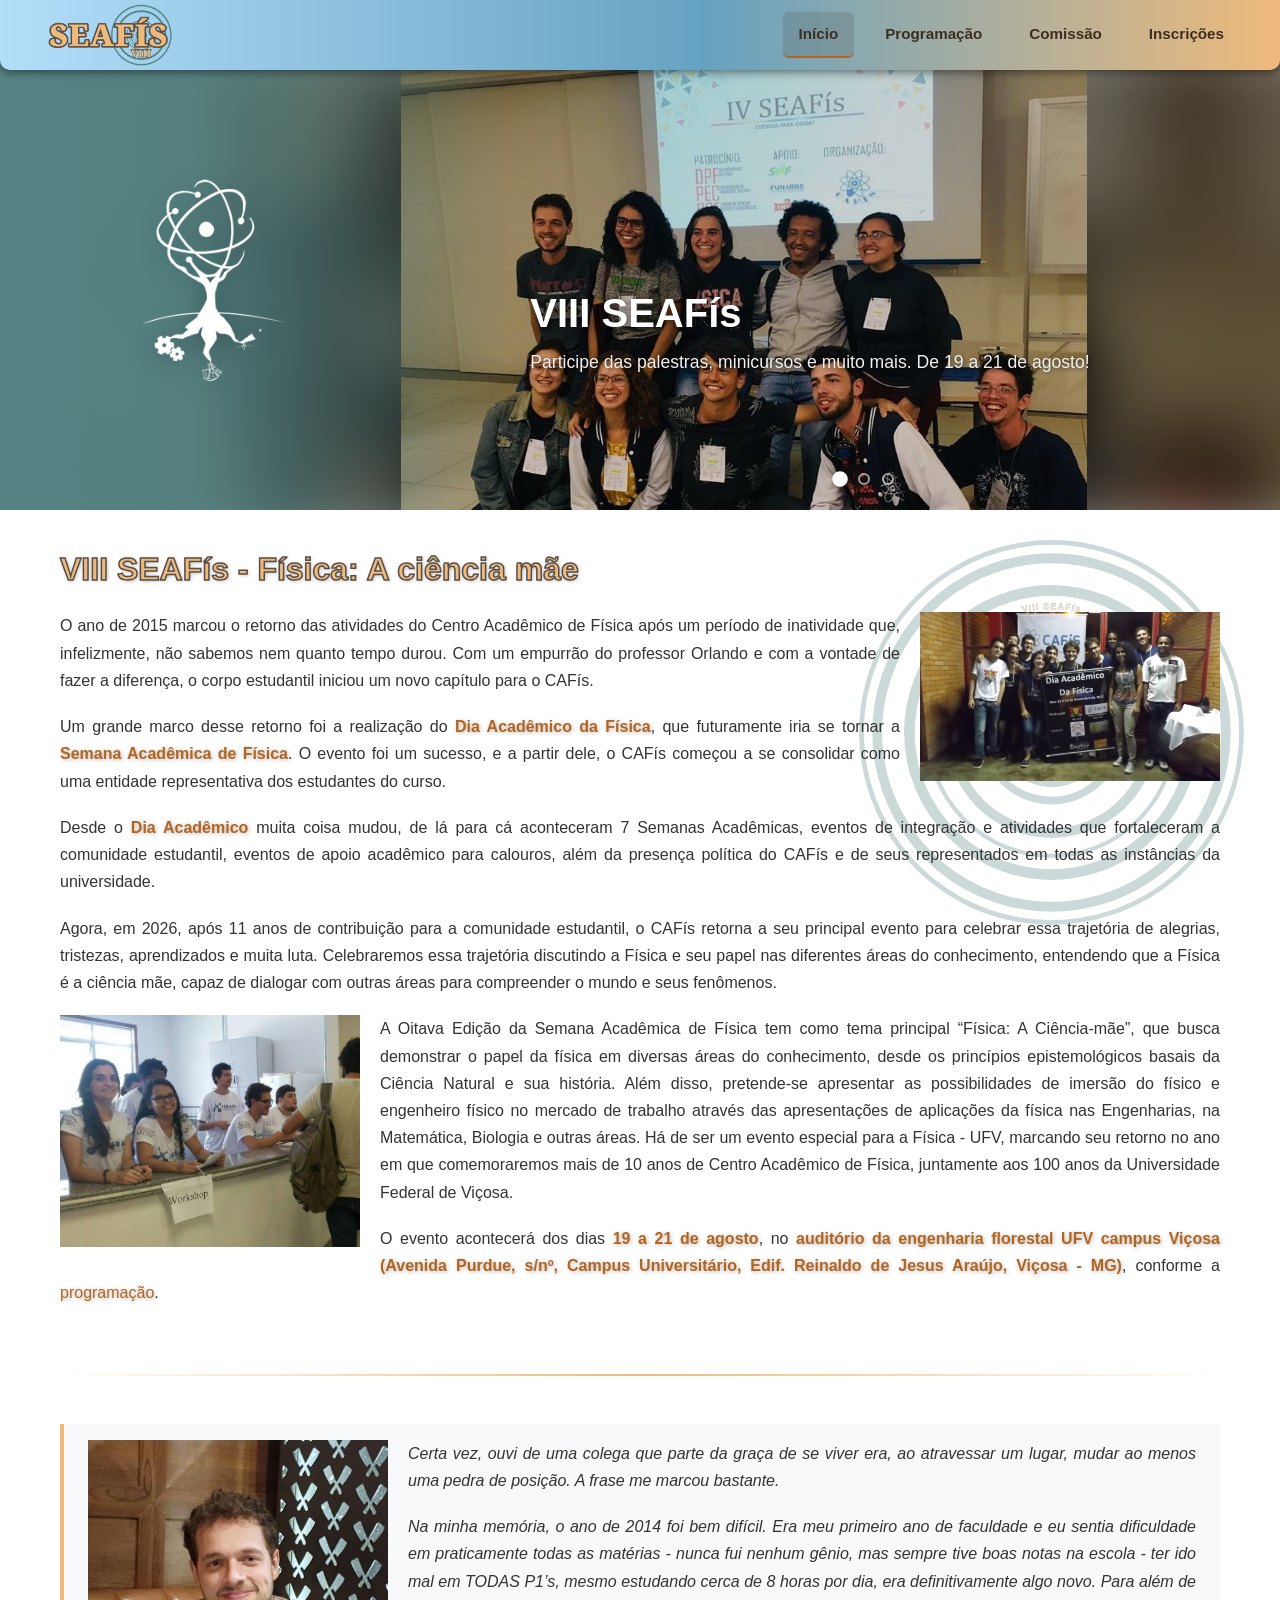
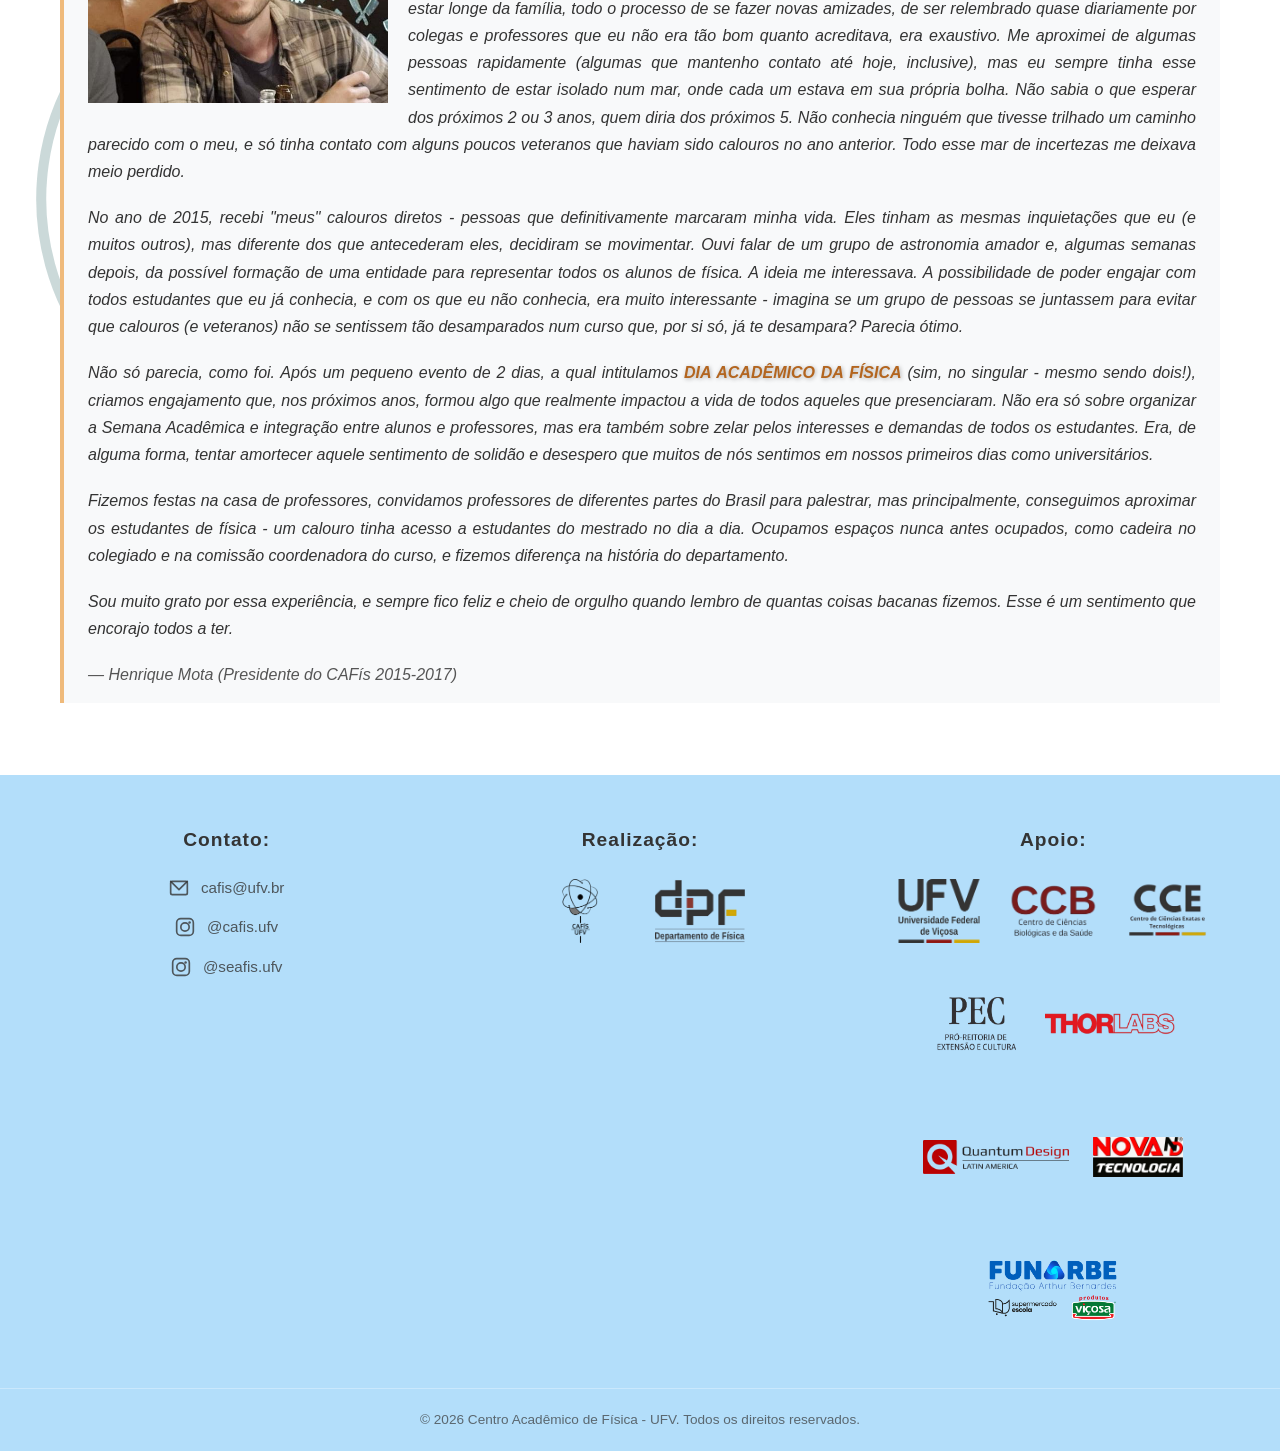
<file: index.html>
<!DOCTYPE html>

<!-- 
   HTML LANG="PT-BR"
   
   Define o idioma principal da página como Português do Brasil.
   Isso é importante para:
   - Leitores de tela (acessibilidade)
   - Tradutores automáticos do navegador
   - SEO (motores de busca)
-->
<html lang="pt-BR">
    <head>
        <!-- 
           META CHARSET="UTF-8"
           
           Define a codificação de caracteres como UTF-8.
           UTF-8 suporta praticamente todos os caracteres do mundo,
           incluindo acentos (á, é, í, ó, ú, ç, etc.).
        -->
        <meta charset="utf-8">
        
        <!-- 
           META VIEWPORT
           
           Essencial para sites responsivos (mobile).
           - width=device-width = largura igual à tela do dispositivo
           - initial-scale=1 = zoom inicial de 100%
           
           Sem isso, o site aparece "miniaturizado" no celular.
        -->
        <meta name="viewport" content="width=device-width, initial-scale=1">

        <link href="main.css" rel="stylesheet">

        <title>VIII SEAFís - Semana Acadêmica de Física | CAFís UFV</title>

        <!--
           VERIFICAÇÃO DO GOOGLE SEARCH CONSOLE

           Prova pro Google que quem cadastrou esta URL no Search
           Console é o mesmo dono do site — só precisa ficar na
           página inicial (o "URL prefix"
           cadastrado foi https://seafisufv.netlify.app/), não em
           todas as páginas. Depois de confirmado no Search
           Console, esta tag pode ficar aqui pra sempre (removê-la
           faria o Google "desverificar" a propriedade).
        -->
        <meta name="google-site-verification" content="-Dd0D4NSM78s_B5TjFINyBCz9FzK7PsxM02-eb4usIc" />

        <!--
           FAVICON

           O iconezinho que aparece na aba do navegador (e nos
           favoritos). rel="icon" é o padrão atual — não precisa
           mais do antigo "shortcut icon". Usamos o ícone isolado
           da marca (o átomo com raízes, sem o texto "SEAFís" do
           lado, que ficaria ilegível nesse tamanho pequeno).
        -->
        <link rel="icon" type="image/png" href="imagens/SemTextoSemFundo.png">

        <!--
           LINK CANONICAL

           Diz ao Google "esta é a URL OFICIAL desta página" —
           evita que buscadores tratem, por exemplo,
           "seafisufv.netlify.app" e "seafisufv.netlify.app/" (com
           barra no final) como duas páginas DIFERENTES e duplicadas,
           o que "dilui" o SEO em vez de concentrar numa página só.
        -->
        <link rel="canonical" href="https://seafisufv.netlify.app/">

        <!--
           META DESCRIPTION

           O resumo que aparece embaixo do título quando o Google
           (ou outro buscador) lista esta página numa busca. Não
           afeta o RANKING diretamente, mas afeta se a pessoa
           clica ou não no resultado.
        -->
        <meta name="description" content="Site oficial da VIII Semana Acadêmica de Física (SEAFís), promovida pelo Centro Acadêmico de Física (CAFís) da UFV. Confira a programação, os palestrantes e as inscrições.">

        <!--
           OPEN GRAPH

           Um conjunto de tags que outros sites (WhatsApp, Instagram,
           Facebook, Discord, etc.) leem para montar o "preview" do
           link quando alguém cola/compartilha a URL desta página —
           sem elas, a maioria dos apps mostra só o link cru, sem
           imagem nem descrição. og:url e og:image PRECISAM ser
           endereços completos (com https://…), não caminhos
           relativos — os robôs desses sites não sabem "de onde"
           completar um caminho relativo como sabe o navegador.
        -->
        <meta property="og:type" content="website">
        <meta property="og:title" content="VIII SEAFís - Semana Acadêmica de Física">
        <meta property="og:description" content="Site oficial da VIII Semana Acadêmica de Física (SEAFís), promovida pelo Centro Acadêmico de Física (CAFís) da UFV.">
        <meta property="og:image" content="https://seafisufv.netlify.app/imagens/Titulo_SF_2.png">
        <meta property="og:url" content="https://seafisufv.netlify.app/">
        <meta property="og:locale" content="pt_BR">

        <!--
           TWITTER CARD

           Mesma ideia do Open Graph acima, mas é o formato
           específico que o Twitter/X lê (ele ignora as tags
           og:* para montar o preview, por isso duplicamos aqui).
           summary_large_image = preview com imagem grande.
        -->
        <meta name="twitter:card" content="summary_large_image">
        <meta name="twitter:title" content="VIII SEAFís - Semana Acadêmica de Física">
        <meta name="twitter:description" content="Site oficial da VIII Semana Acadêmica de Física (SEAFís), promovida pelo Centro Acadêmico de Física (CAFís) da UFV.">
        <meta name="twitter:image" content="https://seafisufv.netlify.app/imagens/Titulo_SF_2.png">

        <!--
           DADOS ESTRUTURADOS (JSON-LD)

           Um "resumo" da página num formato que buscadores (Google
           principalmente) entendem diretamente, sem precisar
           "adivinhar" a partir do texto solto — schema.org é o
           vocabulário padrão da web pra isso. Diferente de
           og:title/description (que são pro PREVIEW de compartilhar
           o link), isso é pro Google entender O QUE a página
           REPRESENTA e, com sorte, mostrar um resultado "rico" na
           busca (com data e local do evento, por exemplo, em vez de
           só título+descrição genéricos).

           Dois objetos aqui:
           1) Event — o evento em si (a VIII SEAFís): nome, datas,
              local, quem organiza. Isso é o que mais ajuda buscas
              tipo "Semana Acadêmica de Física" encontrarem
              justamente ESTE evento, com data/local certos.
           2) Organization — o CAFís como entidade (ajuda buscas por
              "Centro Acadêmico de Física" a reconhecerem que este
              site É o site oficial dessa organização).

           type="application/ld+json": diz ao navegador "isto é só
           dado, não execute como JavaScript" — apesar de estar
           dentro de uma tag <script>.
        -->
        <script type="application/ld+json">
        {
            "@context": "https://schema.org",
            "@type": "EducationalEvent",
            "name": "VIII SEAFís - VIII Semana Acadêmica de Física",
            "description": "Evento acadêmico de Física promovido pelo Centro Acadêmico de Física (CAFís) da Universidade Federal de Viçosa (UFV), com palestras, mesas redondas e minicursos.",
            "startDate": "2026-08-19",
            "endDate": "2026-08-21",
            "eventAttendanceMode": "https://schema.org/OfflineEventAttendanceMode",
            "eventStatus": "https://schema.org/EventScheduled",
            "location": {
                "@type": "Place",
                "name": "Auditório da Engenharia Florestal - UFV",
                "address": {
                    "@type": "PostalAddress",
                    "streetAddress": "Avenida Purdue, s/nº, Campus Universitário, Edifício Reinaldo de Jesus Araújo",
                    "addressLocality": "Viçosa",
                    "addressRegion": "MG",
                    "addressCountry": "BR"
                }
            },
            "organizer": {
                "@type": "Organization",
                "name": "Centro Acadêmico de Física (CAFís) - UFV",
                "url": "https://seafisufv.netlify.app/"
            },
            "url": "https://seafisufv.netlify.app/"
        }
        </script>

        <script type="application/ld+json">
        {
            "@context": "https://schema.org",
            "@type": "Organization",
            "name": "Centro Acadêmico de Física - CAFís (UFV)",
            "url": "https://seafisufv.netlify.app/",
            "logo": "https://seafisufv.netlify.app/imagens/Titulo_SF_2.png",
            "sameAs": [
                "https://www.instagram.com/cafis.ufv/",
                "https://www.instagram.com/seafis.ufv/"
            ]
        }
        </script>

    </head>
    <body>

        <!-- 
           ========================================
           NAVBAR FIXO NO TOPO
           ========================================
           
           O navbar está DIRETAMENTE no <body>, fora de qualquer
           section. Isso é importante porque ele será "fixed"
           (fixo) e precisa estar no fluxo principal da página.
           
           A classe "navbar" identifica este elemento para o CSS.
           A classe "sticky" será adicionada/removida pelo JS
           quando houver scroll (para adicionar sombra).
        -->
        <nav class="navbar" id="navbar">
            <div class="nav-container">
                
                <!-- 
                   LOGO DO NAVBAR (mini)
                   
                   Adicionei um logo pequeno à esquerda do menu.
                   Isso é uma sugestão de usabilidade: o usuário
                   sempre sabe onde clicar para voltar à home.
                   
                   Quando você tiver a imagem real, substitua o texto.
                -->
                <a href="index.html" class="nav-logo">
                    <img src="imagens/Titulo_SF_2.png" alt="Logo inteira SEAFís" class="nav-logo-image">
                </a>

                <!--
                   BOTÃO HAMBÚRGUER (SÓ APARECE EM TELAS ESTREITAS)

                   Em telas largas fica escondido via CSS
                   (.nav-toggle, em main.css) — o menu horizontal
                   normal (.nav-list) é usado. Abaixo de 768px de
                   largura, é ele que aparece, e o .nav-list vira um
                   painel escondido que ele abre/fecha.

                   aria-expanded começa "false" e o JavaScript
                   (main.js) atualiza para "true"/"false" a cada
                   clique — informa leitores de tela se o menu está
                   aberto ou fechado. aria-controls aponta para o id
                   do elemento que o botão controla (nav-list).
                -->
                <button class="nav-toggle" id="nav-toggle" aria-label="Abrir menu de navegação" aria-expanded="false" aria-controls="nav-list">
                    <svg viewBox="0 0 24 24" fill="none" stroke="currentColor" stroke-width="2" stroke-linecap="round" stroke-linejoin="round">
                        <line x1="3" y1="6" x2="21" y2="6"></line>
                        <line x1="3" y1="12" x2="21" y2="12"></line>
                        <line x1="3" y1="18" x2="21" y2="18"></line>
                    </svg>
                </button>

                <!--
                   LISTA PRINCIPAL DE NAVEGAÇÃO

                   UL.NAV-LIST = container dos itens do menu
                -->
                <ul class="nav-list" id="nav-list">

                    <!--
                       ITEM SIMPLES (sem dropdown)

                       A classe "active" indica a página atual.
                       Por enquanto deixei no "Início".
                    -->
                    <li class="nav-item active">
                        <a href="index.html" class="nav-link">Início</a>
                    </li>

                    <!--
                       Item simples
                    -->
                    <li class="nav-item">
                        <a href="programacao.html" class="nav-link">Programação</a>
                    </li>

                    <!-- Item simples -->
                    <li class="nav-item">
                        <a href="comissao.html" class="nav-link">Comissão</a>
                    </li>

                    <!-- Itens simples -->
                    <li class="nav-item">
                        <a href="inscricao.html" class="nav-link">Inscrições</a>
                    </li>
                </ul>
            </div>
        </nav>

        <!-- 
           ========================================
           HERO SECTION
           ========================================
           
           A <section> é um elemento semântico que agrupa
           conteúdo relacionado. A classe "hero" identifica
           esta seção específica para o CSS.
        -->
        <section class="hero">

            <!-- 
               =====================================
               CARROSSEL DE IMAGENS
               =====================================
            -->
            <div class="carousel">
                
                <!-- 
                   SLIDE 1 (ativo por padrão)
                   
                   CLASS="CAROUSEL-SLIDE ACTIVE"
                   - carousel-slide: estilos comuns a todos os slides
                   - active: indica que este slide está visível agora
                   
                   O JavaScript remove/adiciona a classe "active"
                   para trocar os slides.
                -->
                <div class="carousel-slide active">
                    <!--
                       DUAS CAMADAS (bg + fg) — ver comentário completo
                       em main.css, na regra ".carousel-slide img". A de
                       fundo é decorativa (mesma foto, desfocada), por
                       isso aria-hidden + alt vazio; a da frente carrega
                       o alt de verdade.
                    -->
                    <img src="imagens/IVseafis.jpg" alt="" class="carousel-slide-bg" aria-hidden="true">
                    <img src="imagens/IVseafis.jpg" alt="Membros e ex-membros do CAFís durante a realização da IV SEAFís." class="carousel-slide-fg">
                </div>

                <!-- Slide 2 -->
                <div class="carousel-slide">
                    <img src="imagens/recepcao.jpg" alt="" class="carousel-slide-bg" aria-hidden="true">
                    <img src="imagens/recepcao.jpg" alt="Estudantes do curso de Física reunidos." class="carousel-slide-fg">
                </div>

                <!-- Slide 3 -->
                <div class="carousel-slide">
                    <img src="imagens/VIseafis.jpg" alt="" class="carousel-slide-bg" aria-hidden="true">
                    <img src="imagens/VIseafis.jpg" alt="Mesa redonda durante a VI SEAFís." class="carousel-slide-fg">
                </div>
            </div>

            <!-- 
               =====================================
               OVERLAY COM GRADIENTE
               =====================================
               
               Esta div fica POR CIMA das imagens do carrossel.
               Contém o gradiente azul, o logo e as legendas.
            -->
            <div class="hero-overlay">
                
                <!-- 
                   LOGO DO CAFÍS

                   Quando tiver a imagem do logo substituir o h1 por img
                -->
                <div class="logo-container">
                    <!--
                       Voltamos a ser um <img> comum. O ícone é recolorido
                       de preto para branco via CSS (filter: brightness(0)
                       invert(1) — veja main.css, regra .logo-container-image).
                    -->
                    <img src="imagens/SemTextoSemFundo.png" alt="Logo simplificado SEAFís" class="logo-container-image">

                </div>

                <!-- 
                   =====================================
                   LEGENDAS DOS SLIDES
                   =====================================
                -->
                <div class="captions-container">
                    
                    <!-- Legenda do Slide 1 (ativa por padrão) -->
                    <div class="slide-caption active" data-slide="0">
                        <h2 class="caption-title">VIII SEAFís</h2>
                        <p class="caption-subtitle">Participe das palestras, minicursos e muito mais. De 19 a 21 de agosto!</p>
                    </div>
                    
                    <!-- Legenda do Slide 2 -->
                    <div class="slide-caption" data-slide="1">
                        <h2 class="caption-title">Mais de 10 anos de tradição</h2>
                        <p class="caption-subtitle">Centro Acadêmico de Física celebra 11 anos de história.</p>
                    </div>
                    
                    <!-- Legenda do Slide 3 -->
                    <div class="slide-caption" data-slide="2">
                        <h2 class="caption-title">Parceria DPF e CAFís</h2>
                        <p class="caption-subtitle">Juntos na construção de uma universidade de excelência.</p>
                    </div>
                </div>
            </div>

            <!-- 
               =====================================
               SETAS DE NAVEGAÇÃO
               =====================================
            -->
            
            <!-- Seta "anterior" (←) -->
            <button class="carousel-arrow carousel-arrow-prev" aria-label="Slide anterior">
                <!-- 
                   SVG = Scalable Vector Graphics
                   Imagem vetorial que não perde qualidade ao redimensionar.
                   
                   VIEWBOX = define a área de coordenadas do desenho
                   FILL="NONE" = não preenche o interior
                   STROKE = cor e espessura da linha
                   POLYLINE = desenha linhas conectando pontos
                -->
                <svg viewBox="0 0 24 24" fill="none" stroke="currentColor" stroke-width="2" stroke-linecap="round" stroke-linejoin="round">
                    <!-- Desenha uma seta para a esquerda -->
                    <polyline points="15 18 9 12 15 6"></polyline>
                </svg>
            </button>
            
            <!-- Seta "próximo" (→) -->
            <button class="carousel-arrow carousel-arrow-next" aria-label="Próximo slide">
                <svg viewBox="0 0 24 24" fill="none" stroke="currentColor" stroke-width="2" stroke-linecap="round" stroke-linejoin="round">
                    <!-- Desenha uma seta para a direita -->
                    <polyline points="9 18 15 12 9 6"></polyline>
                </svg>
            </button>

            <!-- 
               =====================================
               INDICADORES DE SLIDE (bolinhas)
               =====================================
               
               Botões circulares na parte inferior.
               
               DATA-SLIDE = atributo personalizado usado pelo
               JavaScript para saber qual slide cada bolinha
               representa.
            -->
            <div class="carousel-indicators">
                <button class="indicator active" data-slide="0" aria-label="Ir para slide 1"></button>
                <button class="indicator" data-slide="1" aria-label="Ir para slide 2"></button>
                <button class="indicator" data-slide="2" aria-label="Ir para slide 3"></button>
            </div>

        </section>
        
        <!-- 
           ========================================
           MAIN (conteúdo principal)
           ========================================
        -->
        <main>
            <!--
               CÍRCULOS DECORATIVOS (fundo temático, sem conteúdo)

               Puramente visual — emulam os anéis concêntricos da logo
               (imagens/Titulo_SF_2.png) atrás do texto. Dois grupos
               nesta página, um mais acima/à direita (menor) e outro
               mais abaixo/à esquerda (maior). Ficam VAZIOS de
               conteúdo de propósito: o JavaScript (main.js, Seção 6)
               lê os atributos data-* de cada um (posição, raio,
               texto, velocidade — ver a lista completa no comentário
               de .content-circles, em main.css) e monta um <svg>
               dentro, com anéis meio aleatórios e o texto curvo
               "VIII SEAFís" (data-text="true"). Quer adicionar,
               remover ou reposicionar um grupo? É só mexer aqui, sem
               tocar no CSS/JS. aria-hidden="true" diz a leitores de
               tela para ignorar estes elementos.
            -->
            <div class="content-circles" aria-hidden="true"
                 data-top="20px" data-right="2%"
                 data-min-radius="45" data-max-radius="190"
                 data-text="true" data-speed="0.45"></div>
            <div class="content-circles" aria-hidden="true"
                 data-top="55%" data-left="2%"
                 data-min-radius="80" data-max-radius="340"
                 data-text="true" data-speed="-0.4"></div>

            <h1>VIII SEAFís - Física: A ciência mãe</h1>

            <div class="container">
                <img src="imagens/primeira_chapa.JPG" alt="Primeira chapa do CAFís durante a realização do Dia Acadêmico." class="wrapped-image-right">
                <p>O ano de 2015 marcou o retorno das atividades do Centro Acadêmico de Física após um período de inatividade que, infelizmente, não sabemos nem quanto tempo durou. Com um empurrão do professor Orlando e com a vontade de fazer a diferença, o corpo estudantil iniciou um novo capítulo para o CAFís.</p>

                <p>Um grande marco desse retorno foi a realização do <b>Dia Acadêmico da Física</b>, que futuramente iria se tornar a <b>Semana Acadêmica de Física</b>. O evento foi um sucesso, e a partir dele, o CAFís começou a se consolidar como uma entidade representativa dos estudantes do curso.</p>

                <p>Desde o <b>Dia Acadêmico</b> muita coisa mudou, de lá para cá aconteceram 7 Semanas Acadêmicas, eventos de integração e atividades que fortaleceram a comunidade estudantil, eventos de apoio acadêmico para calouros, além da presença política do CAFís e de seus representados em todas as instâncias da universidade.</p>

                <p>Agora, em 2026, após 11 anos de contribuição para a comunidade estudantil, o CAFís retorna a seu principal evento para celebrar essa trajetória de alegrias, tristezas, aprendizados e muita luta. Celebraremos essa trajetória discutindo a Física e seu papel nas diferentes áreas do conhecimento, entendendo que a Física é a ciência mãe, capaz de dialogar com outras áreas para compreender o mundo e seus fenômenos.</p>
                
            </div>

            <div class="container">
                <img src="imagens/Iseafis.jpg" alt="Membros do CAFís fazendo a inscrição da primeira Semana Acadêmica" class="wrapped-image-left">
                <p>A Oitava Edição da Semana Acadêmica de Física tem como tema principal “Física: A Ciência-mãe”, que busca demonstrar o papel da física em diversas áreas do conhecimento, desde os princípios epistemológicos basais da Ciência Natural e sua história. Além disso, pretende-se apresentar as possibilidades de imersão do físico e engenheiro físico no mercado de trabalho através das apresentações de aplicações da física nas Engenharias, na Matemática, Biologia e outras áreas. Há de ser um evento especial para a Física - UFV, marcando seu retorno no ano em que comemoraremos mais de 10 anos de Centro Acadêmico de Física, juntamente aos 100 anos da Universidade Federal de Viçosa.</p>

                <p>O evento acontecerá dos dias <b>19 a 21 de agosto</b>, no <b>auditório da engenharia florestal UFV campus Viçosa (Avenida Purdue, s/nº, Campus Universitário, Edif. Reinaldo de Jesus Araújo, Viçosa - MG)</b>, conforme a <a href="programacao.html">programação</a>.</p>
            </div>

            <hr>

            <blockquote class="left">
                <div class="container">
                    <img src="imagens/henrique_perfil.jpeg" alt="Henrique Mota" class="wrapped-image-left">
                        <p>Certa vez, ouvi de uma colega que parte da graça de se viver era, ao atravessar um lugar, mudar ao menos uma pedra de posição. A frase me marcou bastante.</p>

                        <p>Na minha memória, o ano de 2014 foi bem difícil. Era meu primeiro ano de faculdade e eu sentia dificuldade em praticamente todas as matérias - nunca fui nenhum gênio, mas sempre tive boas notas na escola - ter ido mal em TODAS P1’s, mesmo estudando cerca de 8 horas por dia, era definitivamente algo novo. Para além de estar longe da família, todo o processo de se fazer novas amizades, de ser relembrado quase diariamente por colegas e professores que eu não era tão bom quanto acreditava, era exaustivo. Me aproximei de algumas pessoas rapidamente (algumas que mantenho contato até hoje, inclusive), mas eu sempre tinha esse sentimento de estar isolado num mar, onde cada um estava em sua própria bolha. Não sabia o que esperar dos próximos 2 ou 3 anos, quem diria dos próximos 5. Não conhecia ninguém que tivesse trilhado um caminho parecido com o meu, e só tinha contato com alguns poucos veteranos que haviam sido calouros no ano anterior. Todo esse mar de incertezas me deixava meio perdido.</p>

                        <p>No ano de 2015, recebi "meus" calouros diretos - pessoas que definitivamente marcaram minha vida. Eles tinham as mesmas inquietações que eu (e muitos outros), mas diferente dos que antecederam eles, decidiram se movimentar. Ouvi falar de um grupo de astronomia amador e, algumas semanas depois, da possível formação de uma entidade para representar todos os alunos de física. A ideia me interessava. A possibilidade de poder engajar com todos estudantes que eu já conhecia, e com os que eu não conhecia, era muito interessante - imagina se um grupo de pessoas se juntassem para evitar que calouros (e veteranos) não se sentissem tão desamparados num curso que, por si só, já te desampara? Parecia ótimo.</p>

                        <p>Não só parecia, como foi. Após um pequeno evento de 2 dias, a qual intitulamos <b>DIA ACADÊMICO DA FÍSICA</b> (sim, no singular - mesmo sendo dois!), criamos engajamento que, nos próximos anos, formou algo que realmente impactou a vida de todos aqueles que presenciaram. Não era só sobre organizar a Semana Acadêmica e integração entre alunos e professores, mas era também sobre zelar pelos interesses e demandas de todos os estudantes. Era, de alguma forma, tentar amortecer aquele sentimento de solidão e desespero que muitos de nós sentimos em nossos primeiros dias como universitários.</p>

                        <p>Fizemos festas na casa de professores, convidamos professores de diferentes partes do Brasil para palestrar, mas principalmente, conseguimos aproximar os estudantes de física - um calouro tinha acesso a estudantes do mestrado no dia a dia. Ocupamos espaços nunca antes ocupados, como cadeira no colegiado e na comissão coordenadora do curso, e fizemos diferença na história do departamento.</p>

                        <p>Sou muito grato por essa experiência, e sempre fico feliz e cheio de orgulho quando lembro de quantas coisas bacanas fizemos. Esse é um sentimento que encorajo todos a ter.</p>
                </div>
                <cite>— Henrique Mota (Presidente do CAFís 2015-2017)</cite>
            </blockquote>
        </main>

        <!-- 
           ========================================
           FOOTER (RODAPÉ)
           ========================================
           
           O <footer> contém informações de rodapé:
           contato, links úteis, apoiadores, etc.
           
           Fundo preto com duas seções lado a lado.
        -->
        <footer class="site-footer">
            
            <!-- 
               CONTAINER DO FOOTER
               
               Centraliza o conteúdo e limita a largura máxima,
               similar ao navbar.
            -->
            <div class="footer-container">
                
                <!-- 
                   =====================================
                   SEÇÃO ESQUERDA: CONTATO
                   =====================================
                   
                   Contém email e Instagram do CAFIS.
                   Alinhada à esquerda do footer.
                -->
                <div class="footer-section">
                    
                    <!-- Título da seção -->
                    <h3 class="footer-title">Contato:</h3>
                    
                    <!-- 
                       LISTA DE CONTATOS
                       
                       UL sem bullets, com ícones + texto.
                    -->
                    <ul class="contact-list">
                        
                        <!-- 
                           ITEM DE EMAIL
                           
                           Ícone de carta (SVG) + endereço de email.
                           O link usa "mailto:" para abrir o cliente de email.
                        -->
                        <li class="contact-item">
                            <!-- 
                               ÍCONE DE EMAIL (SVG)
                               
                               Desenho de um envelope/carta.
                               stroke-linecap="round" deixa as pontas arredondadas.
                            -->
                            <svg class="contact-icon" viewBox="0 0 24 24" fill="none" stroke="currentColor" stroke-width="2" stroke-linecap="round" stroke-linejoin="round">
                                <!-- Retângulo do envelope -->
                                <rect x="2" y="4" width="20" height="16" rx="2"></rect>
                                <!-- Linha do "V" da aba -->
                                <polyline points="22,4 12,14 2,4"></polyline>
                            </svg>
                            
                            <!-- 
                               LINK MAILTO
                               
                               HREF="MAILTO:EMAIL@EXEMPLO.COM"
                               
                               Quando clicado, abre o aplicativo de email
                               padrão do usuário com um novo email
                               pré-endereçado.
                            -->
                            <a href="mailto:cafis@ufv.br" class="contact-link">cafis@ufv.br</a>
                        </li>
                        
                        <!-- 
                           ITEM DO INSTAGRAM
                           
                           Ícone do Instagram (SVG) + @ do perfil.
                           Link externo que abre em nova aba.
                        -->
                        <li class="contact-item">
                            <!-- 
                               ÍCONE DO INSTAGRAM (SVG)
                               
                               Desenho da câmera do Instagram.
                            -->
                            <svg class="contact-icon" viewBox="0 0 24 24" fill="none" stroke="currentColor" stroke-width="2" stroke-linecap="round" stroke-linejoin="round">
                                <!-- Corpo da câmera (retângulo com cantos arredondados) -->
                                <rect x="2" y="2" width="20" height="20" rx="5" ry="5"></rect>
                                <!-- Lente (círculo central) -->
                                <circle cx="12" cy="12" r="5"></circle>
                                <!-- Flash (ponto superior direito) -->
                                <circle cx="17.5" cy="6.5" r="1.5" fill="currentColor" stroke="none"></circle>
                            </svg>
                            
                            <!-- 
                               LINK EXTERNO
                               
                               TARGET="_BLANK" = abre em nova aba do navegador
                               REL="NOOPENER NOREFERRER" = segurança para links externos
                               
                               Sem target="_blank", o link abre na mesma aba,
                               fazendo o usuário sair do seu site.
                            -->
                            <a href="https://www.instagram.com/cafis.ufv/" target="_blank" rel="noopener noreferrer" class="contact-link">@cafis.ufv</a>
                        </li>

                        <!--
                           ITEM DO INSTAGRAM DA SEAFÍS

                           Mesmo ícone do item acima — é a mesma rede
                           social, só um perfil diferente (o do evento,
                           não o do CAFís em si).
                        -->
                        <li class="contact-item">
                            <svg class="contact-icon" viewBox="0 0 24 24" fill="none" stroke="currentColor" stroke-width="2" stroke-linecap="round" stroke-linejoin="round">
                                <rect x="2" y="2" width="20" height="20" rx="5" ry="5"></rect>
                                <circle cx="12" cy="12" r="5"></circle>
                                <circle cx="17.5" cy="6.5" r="1.5" fill="currentColor" stroke="none"></circle>
                            </svg>
                            <a href="https://www.instagram.com/seafis.ufv/" target="_blank" rel="noopener noreferrer" class="contact-link">@seafis.ufv</a>
                        </li>
                    </ul>
                </div>

                <!--
                   =====================================
                   SEÇÃO: REALIZAÇÃO
                   =====================================

                   Quem organiza o evento: CAFís e o Departamento
                   de Física. Logos em imagens/patrocinio/.
                -->
                <div class="footer-section">

                    <!-- Título da seção -->
                    <h3 class="footer-title">Realização:</h3>

                    <!--
                       CONTAINER DOS LOGOS

                       Flexbox para alinhar os logos lado a lado.
                    -->
                    <div class="support-logos">
                        <a href="https://www.instagram.com/cafis.ufv/" target="_blank" rel="noopener noreferrer" class="support-link" aria-label="CAFís">
                            <img src="imagens/patrocinio/cafis.png" alt="Logo do CAFís" class="support-logo">
                        </a>

                        <a href="https://www.dpf.ufv.br/" target="_blank" rel="noopener noreferrer" class="support-link" aria-label="Departamento de Física">
                            <img src="imagens/patrocinio/dpf.png" alt="Logo do Departamento de Física" class="support-logo">
                        </a>
                    </div>
                </div>

                <!--
                   =====================================
                   SEÇÃO: APOIO
                   =====================================

                   Demais apoiadores/patrocinadores do evento.
                   São mais logos que a Realização, por isso usam
                   .support-logos--grid (uma grade que quebra em
                   várias linhas) em vez do flex simples de lá.
                -->
                <div class="footer-section">

                    <!-- Título da seção -->
                    <h3 class="footer-title">Apoio:</h3>

                    <!--
                       NOMES DOS APOIADORES

                       Os nomes completos de alguns apoiadores não
                       estavam claros só pelo nome do arquivo (ccb,
                       cce, nova, pec, thor) — usei o nome do arquivo
                       em maiúsculas como texto alternativo por
                       enquanto. Ajuste o "alt" de cada <img> abaixo
                       com o nome real do apoiador quando puder.
                    -->
                    <!--
                       ORDEM DAS IMAGENS = ORDEM NA GRADE

                       A grade (.support-logos--grid, em main.css) usa
                       um número FIXO de 4 colunas, então os itens
                       "quebram" para a linha de baixo automaticamente
                       a cada 4 — por isso a ORDEM aqui no HTML decide
                       quem fica em qual fileira: os 4 primeiros
                       (UFV/CCB/CCE/PEC) ficam na primeira fileira, os
                       4 últimos (Thorlabs/Quantum Design/Nova ND/
                       FUNARBE) na segunda — com 8 logos ao todo, as
                       duas fileiras agora ficam completas (sem sobrar
                       um item sozinho pra centralizar). Thorlabs e
                       FUNARBE usam a classe extra "support-logo--large"
                       (maiores que as demais); Quantum Design usa
                       "support-logo--xl" (maior ainda, a pedido do
                       usuário — as outras ficavam com espaço vazio
                       sobrando ao redor do desenho nesse tamanho).
                    -->
                    <div class="support-logos support-logos--grid">
                        <a href="https://www.ufv.br/" target="_blank" rel="noopener noreferrer" class="support-link" aria-label="UFV">
                            <img src="imagens/patrocinio/ufv.png" alt="Logo da UFV" class="support-logo">
                        </a>
                        <a href="https://www.ccb.ufv.br/" target="_blank" rel="noopener noreferrer" class="support-link" aria-label="CCB">
                            <img src="imagens/patrocinio/ccb.png" alt="Logo do apoiador CCB" class="support-logo">
                        </a>
                        <a href="https://www.cce.ufv.br/" target="_blank" rel="noopener noreferrer" class="support-link" aria-label="CCE">
                            <img src="imagens/patrocinio/cce.png" alt="Logo do apoiador CCE" class="support-logo">
                        </a>
                        <a href="https://www.pec.ufv.br/" target="_blank" rel="noopener noreferrer" class="support-link" aria-label="PEC">
                            <img src="imagens/patrocinio/pec.png" alt="Logo do apoiador PEC" class="support-logo">
                        </a>
                        <a href="https://www.thorlabs.com/" target="_blank" rel="noopener noreferrer" class="support-link" aria-label="Thorlabs">
                            <img src="imagens/patrocinio/thor.png" alt="Logo do apoiador Thorlabs" class="support-logo support-logo--large">
                        </a>
                        <a href="https://www.qd-latam.com/site/en/" target="_blank" rel="noopener noreferrer" class="support-link" aria-label="Quantum Design">
                            <img src="imagens/patrocinio/qdesign.png" alt="Logo do apoiador Quantum Design" class="support-logo support-logo--xl">
                        </a>
                        <a href="https://www.novand.com.br/" target="_blank" rel="noopener noreferrer" class="support-link" aria-label="Nova ND">
                            <img src="imagens/patrocinio/nova.png" alt="Logo do apoiador Nova ND Tecnologia" class="support-logo">
                        </a>
                        <a href="https://funarbe.org.br/" target="_blank" rel="noopener noreferrer" class="support-link" aria-label="FUNARBE">
                            <img src="imagens/patrocinio/Logotipos Unidades Funarbe - Tradicional.png" alt="Logo do apoiador FUNARBE" class="support-logo support-logo--large">
                        </a>
                    </div>
                </div>

            </div>

            <!-- 
               LINHA DE COPYRIGHT
               
               Barra inferior com informação de copyright.
            -->
            <div class="footer-bottom">
                <p class="copyright">© 2026 Centro Acadêmico de Física - UFV. Todos os direitos reservados.</p>
            </div>

        </footer>

        <!--
           BOTÃO "VOLTAR AO TOPO"

           Presente em TODAS as páginas do site (mesmo HTML nas
           três). Fica escondido até o usuário rolar a página (ver
           main.js, Seção 10, que adiciona/remove a classe
           "visible" conforme o scroll). Ao clicar, rola
           suavemente até o topo (top: 0).

           Fica fora do <footer> e do <main> de propósito: é um
           elemento "flutuante" (position: fixed em main.css),
           então sua posição no HTML não importa para o layout —
           só precisa existir em algum lugar do <body>.
        -->
        <button id="back-to-top" class="back-to-top-button" aria-label="Voltar ao topo da página">
            <svg viewBox="0 0 24 24" fill="none" stroke="currentColor" stroke-width="2" stroke-linecap="round" stroke-linejoin="round">
                <polyline points="18 15 12 9 6 15"></polyline>
            </svg>
        </button>

        <!--
           SCRIPT SRC="MAIN.JS"
           
           Conecta o arquivo JavaScript à página.
           É colocado no FINAL do <body> para garantir que
           todo o HTML já foi carregado antes do JS executar.
        -->
        <script src="main.js"></script>
    </body>
</html>
</file>
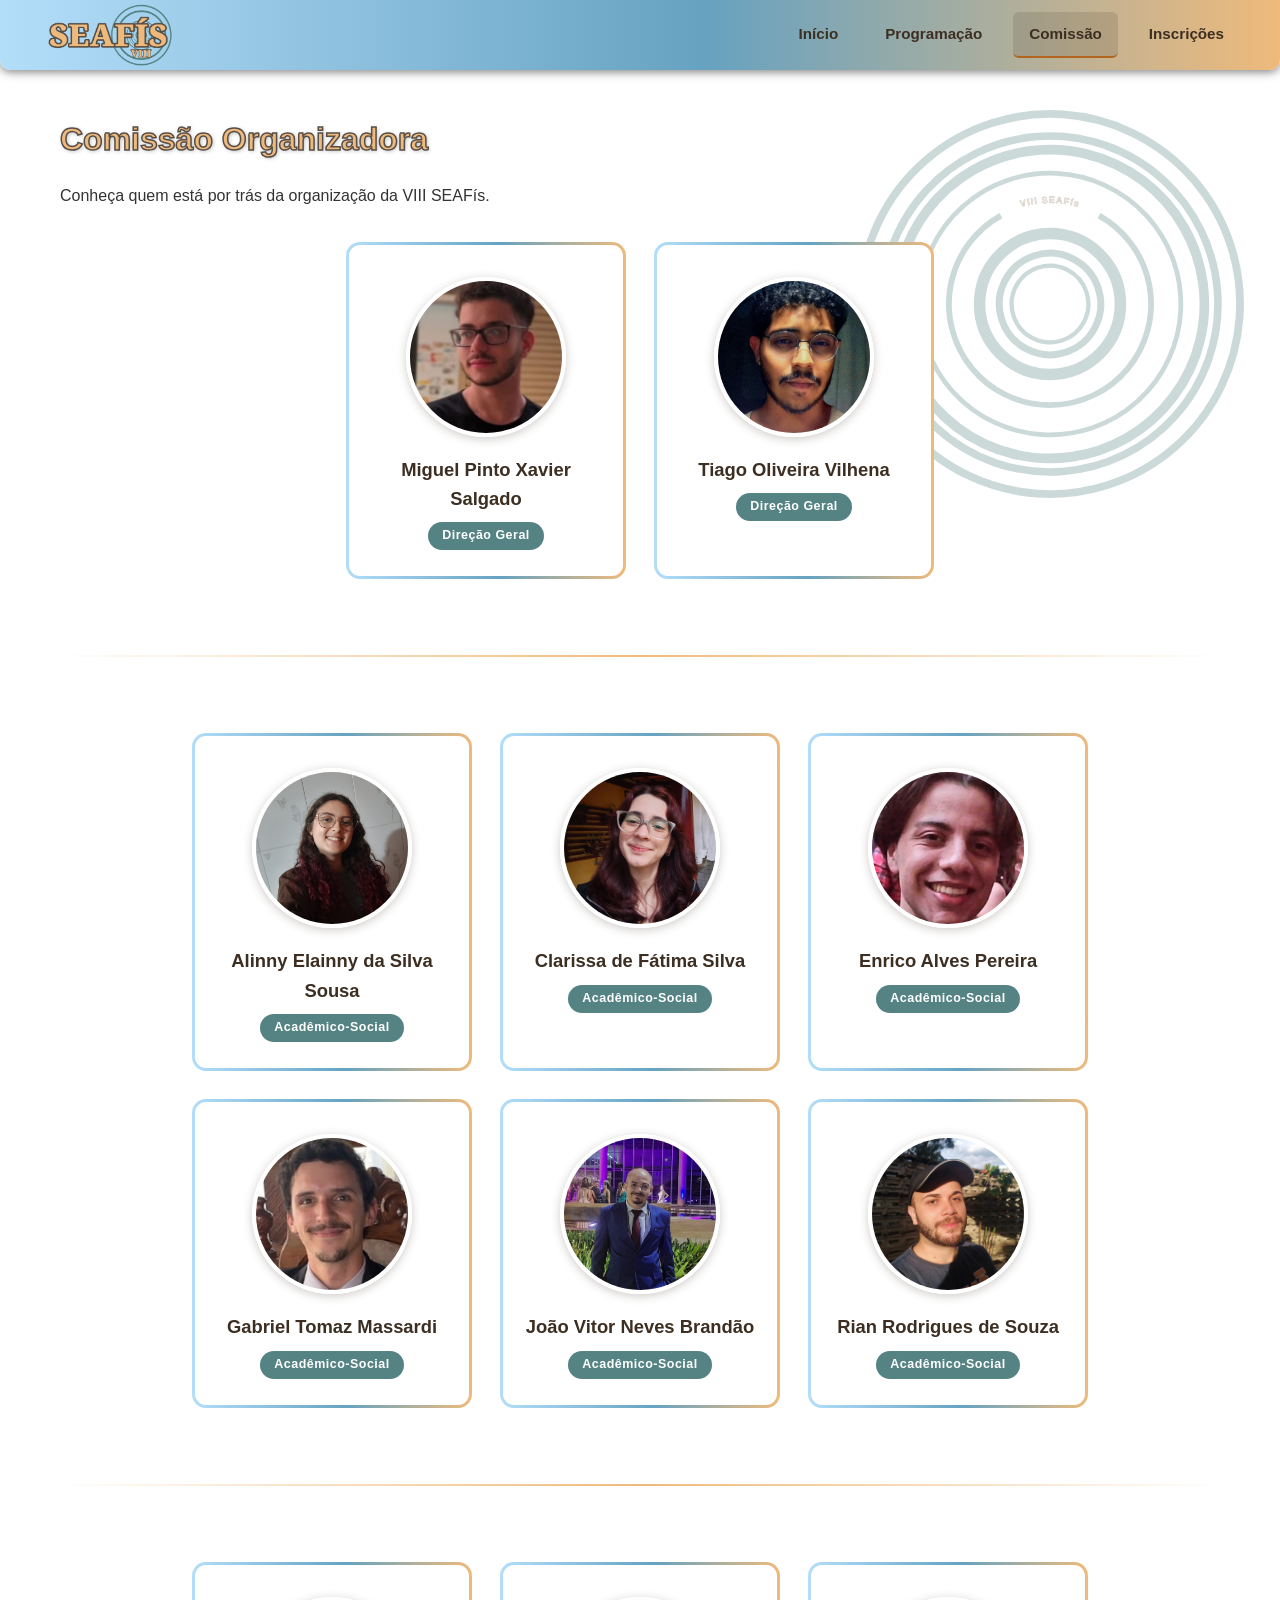
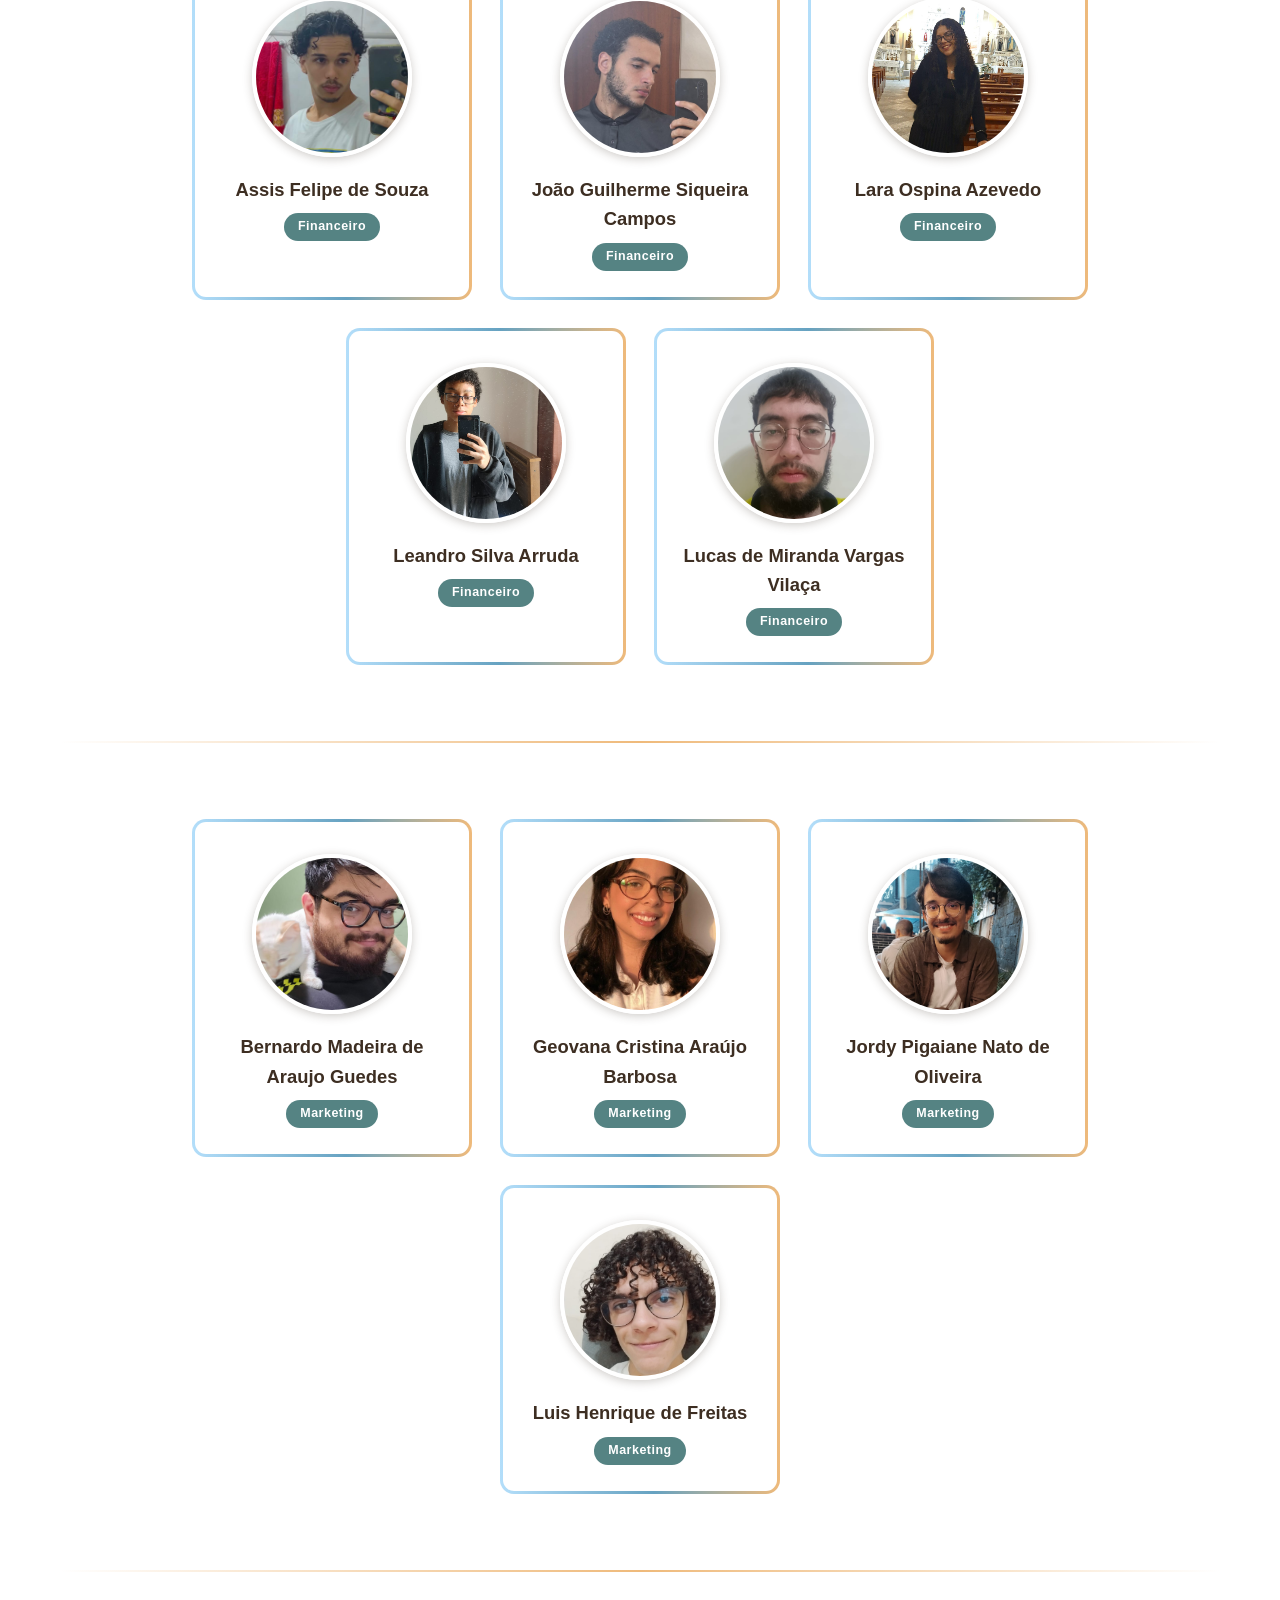
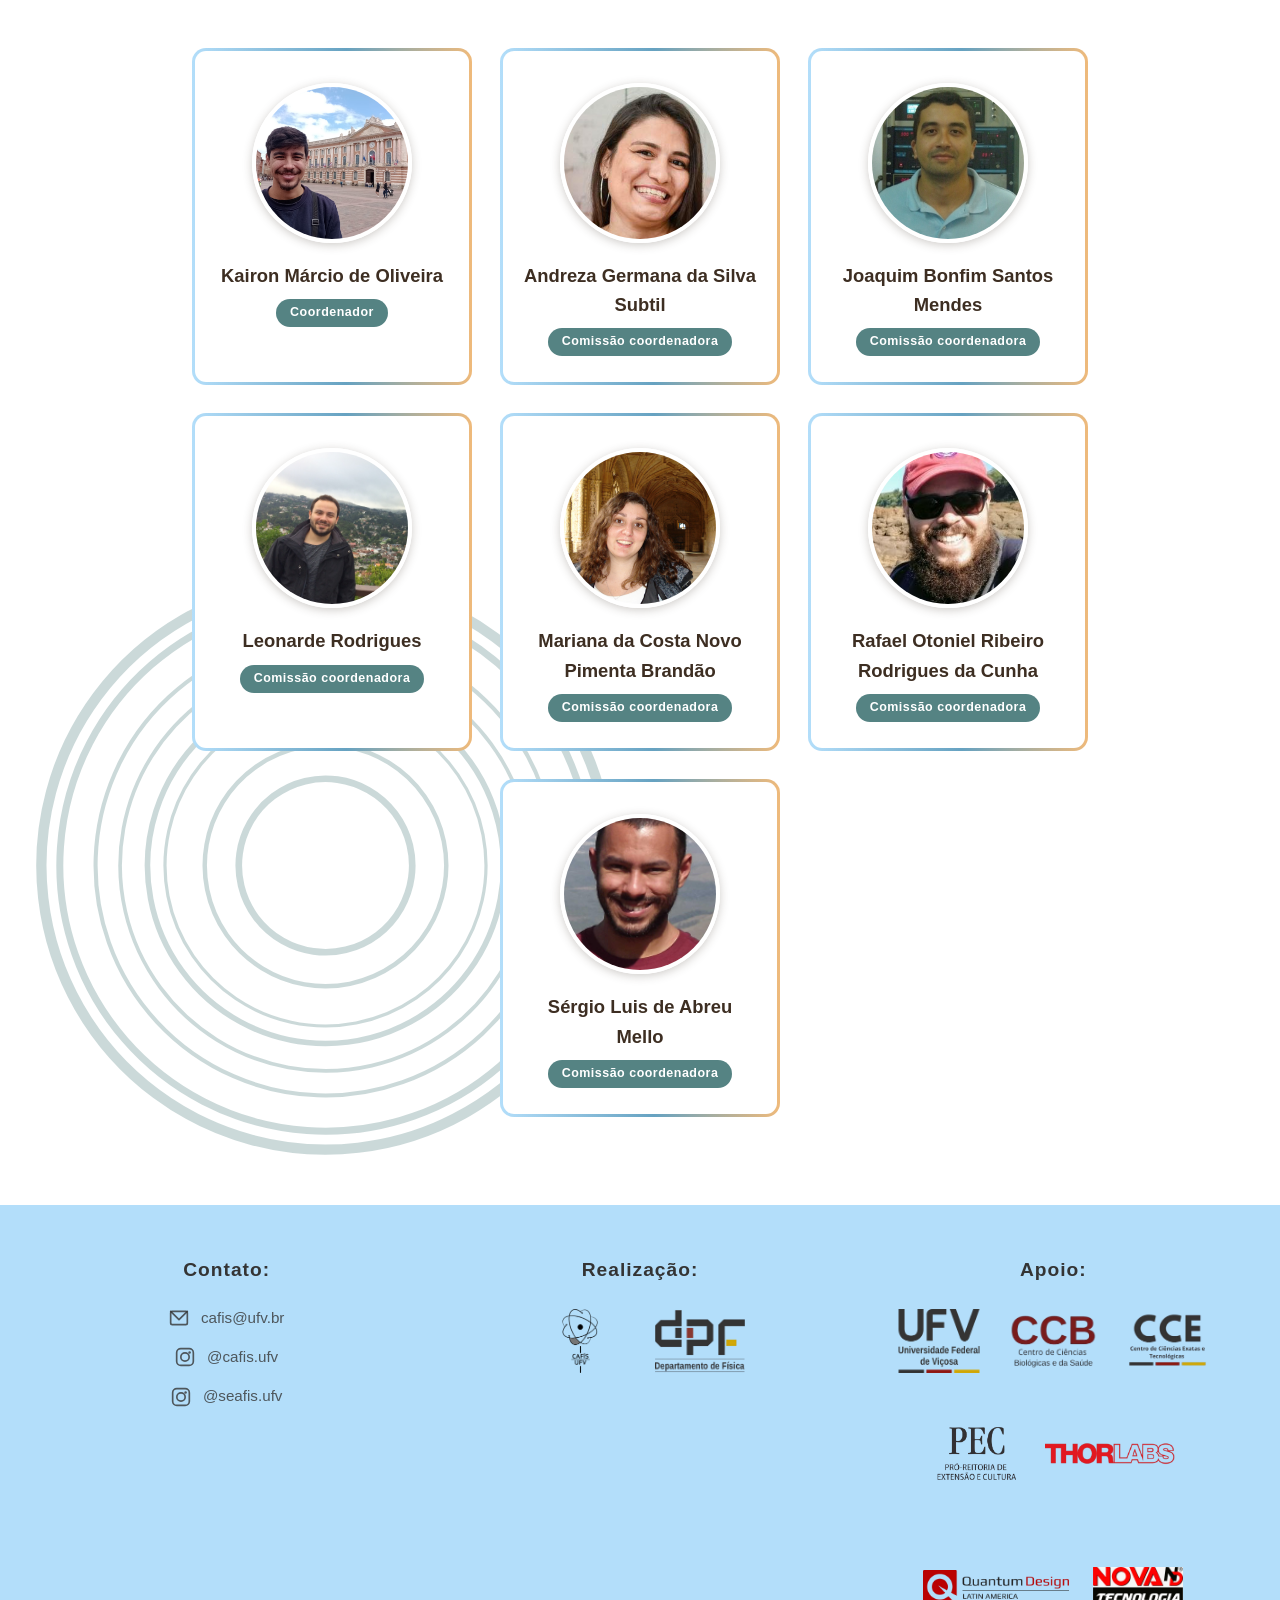
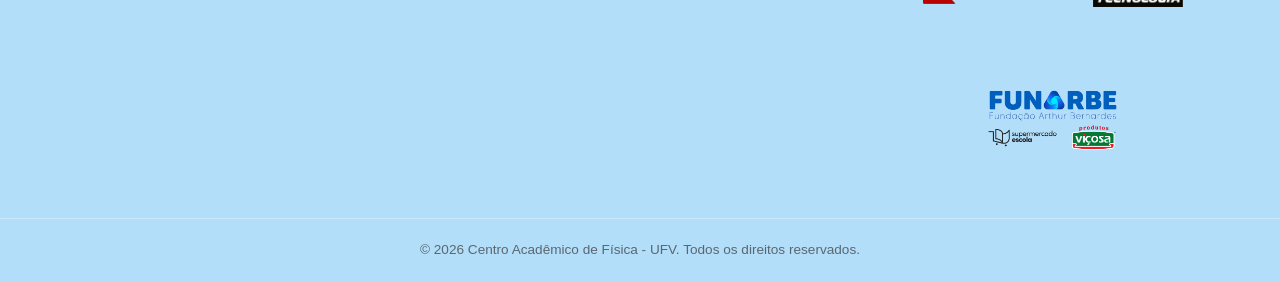
<file: comissao.html>
<!DOCTYPE html>

<!--
   HTML LANG="PT-BR"

   Define o idioma principal da página como Português do Brasil.
   Isso é importante para:
   - Leitores de tela (acessibilidade)
   - Tradutores automáticos do navegador
   - SEO (motores de busca)
-->
<html lang="pt-BR">
    <head>
        <!--
           META CHARSET="UTF-8"

           Define a codificação de caracteres como UTF-8.
           UTF-8 suporta praticamente todos os caracteres do mundo,
           incluindo acentos (á, é, í, ó, ú, ç, etc.).
        -->
        <meta charset="utf-8">

        <!--
           META VIEWPORT

           Essencial para sites responsivos (mobile).
           - width=device-width = largura igual à tela do dispositivo
           - initial-scale=1 = zoom inicial de 100%

           Sem isso, o site aparece "miniaturizado" no celular.
        -->
        <meta name="viewport" content="width=device-width, initial-scale=1">

        <link href="main.css" rel="stylesheet">

        <title>Comissão Organizadora - VIII SEAFís | CAFís UFV</title>

        <!--
           FAVICON

           O iconezinho que aparece na aba do navegador (e nos
           favoritos). rel="icon" é o padrão atual — não precisa
           mais do antigo "shortcut icon". Usamos o ícone isolado
           da marca (o átomo com raízes, sem o texto "SEAFís" do
           lado, que ficaria ilegível nesse tamanho pequeno).
        -->
        <link rel="icon" type="image/png" href="imagens/SemTextoSemFundo.png">

        <!--
           LINK CANONICAL

           Diz ao Google "esta é a URL OFICIAL desta página" —
           evita problemas de conteúdo "duplicado" aos olhos do
           buscador (ver comentário completo em index.html).
        -->
        <link rel="canonical" href="https://seafisufv.netlify.app/comissao.html">

        <!--
           META DESCRIPTION

           O resumo que aparece embaixo do título quando o Google
           (ou outro buscador) lista esta página numa busca. Não
           afeta o RANKING diretamente, mas afeta se a pessoa
           clica ou não no resultado.
        -->
        <meta name="description" content="Conheça a Comissão Organizadora da VIII Semana Acadêmica de Física (SEAFís), da Universidade Federal de Viçosa.">

        <!--
           OPEN GRAPH

           Um conjunto de tags que outros sites (WhatsApp, Instagram,
           Facebook, Discord, etc.) leem para montar o "preview" do
           link quando alguém cola/compartilha a URL desta página —
           sem elas, a maioria dos apps mostra só o link cru, sem
           imagem nem descrição. og:url e og:image PRECISAM ser
           endereços completos (com https://…), não caminhos
           relativos — os robôs desses sites não sabem "de onde"
           completar um caminho relativo como sabe o navegador.
        -->
        <meta property="og:type" content="website">
        <meta property="og:title" content="Comissão Organizadora - VIII SEAFís">
        <meta property="og:description" content="Conheça a Comissão Organizadora da VIII Semana Acadêmica de Física (SEAFís), da UFV.">
        <meta property="og:image" content="https://seafisufv.netlify.app/imagens/Titulo_SF_2.png">
        <meta property="og:url" content="https://seafisufv.netlify.app/comissao.html">
        <meta property="og:locale" content="pt_BR">

        <!--
           TWITTER CARD

           Mesma ideia do Open Graph acima, mas é o formato
           específico que o Twitter/X lê (ele ignora as tags
           og:* para montar o preview, por isso duplicamos aqui).
           summary_large_image = preview com imagem grande.
        -->
        <meta name="twitter:card" content="summary_large_image">
        <meta name="twitter:title" content="Comissão Organizadora - VIII SEAFís">
        <meta name="twitter:description" content="Conheça a Comissão Organizadora da VIII Semana Acadêmica de Física (SEAFís), da UFV.">
        <meta name="twitter:image" content="https://seafisufv.netlify.app/imagens/Titulo_SF_2.png">

    </head>
    <body class="page-interna">

        <!--
           ========================================
           NAVBAR FIXO NO TOPO
           ========================================

           O navbar está DIRETAMENTE no <body>, fora de qualquer
           section. Isso é importante porque ele será "fixed"
           (fixo) e precisa estar no fluxo principal da página.

           A classe "navbar" identifica este elemento para o CSS.
           A classe "sticky" será adicionada/removida pelo JS
           quando houver scroll (para adicionar sombra).
        -->
        <nav class="navbar" id="navbar">
            <div class="nav-container">

                <!--
                   LOGO DO NAVBAR (mini)

                   Adicionei um logo pequeno à esquerda do menu.
                   Isso é uma sugestão de usabilidade: o usuário
                   sempre sabe onde clicar para voltar à home.

                   Quando você tiver a imagem real, substitua o texto.
                -->
                <a href="index.html" class="nav-logo">
                    <img src="imagens/Titulo_SF_2.png" alt="Logo inteira SEAFís" class="nav-logo-image">
                </a>

                <!--
                   BOTÃO HAMBÚRGUER (SÓ APARECE EM TELAS ESTREITAS)

                   Em telas largas fica escondido via CSS
                   (.nav-toggle, em main.css) — o menu horizontal
                   normal (.nav-list) é usado. Abaixo de 768px de
                   largura, é ele que aparece, e o .nav-list vira um
                   painel escondido que ele abre/fecha.

                   aria-expanded começa "false" e o JavaScript
                   (main.js) atualiza para "true"/"false" a cada
                   clique — informa leitores de tela se o menu está
                   aberto ou fechado. aria-controls aponta para o id
                   do elemento que o botão controla (nav-list).
                -->
                <button class="nav-toggle" id="nav-toggle" aria-label="Abrir menu de navegação" aria-expanded="false" aria-controls="nav-list">
                    <svg viewBox="0 0 24 24" fill="none" stroke="currentColor" stroke-width="2" stroke-linecap="round" stroke-linejoin="round">
                        <line x1="3" y1="6" x2="21" y2="6"></line>
                        <line x1="3" y1="12" x2="21" y2="12"></line>
                        <line x1="3" y1="18" x2="21" y2="18"></line>
                    </svg>
                </button>

                <!--
                   LISTA PRINCIPAL DE NAVEGAÇÃO

                   UL.NAV-LIST = container dos itens do menu
                -->
                <ul class="nav-list" id="nav-list">

                    <!-- Item simples -->
                    <li class="nav-item">
                        <a href="index.html" class="nav-link">Início</a>
                    </li>

                    <!-- Item simples -->
                    <li class="nav-item">
                        <a href="programacao.html" class="nav-link">Programação</a>
                    </li>

                    <!--
                       A classe "active" indica a página atual —
                       aqui, por estarmos em comissao.html.
                    -->
                    <li class="nav-item active">
                        <a href="comissao.html" class="nav-link">Comissão</a>
                    </li>

                    <!-- Item simples -->
                    <li class="nav-item">
                        <a href="inscricao.html" class="nav-link">Inscrições</a>
                    </li>
                </ul>
            </div>
        </nav>


        <!--
           ========================================
           MAIN (conteúdo principal)
           ========================================
        -->
        <main>
            <!--
               CÍRCULOS DECORATIVOS (fundo temático, sem conteúdo)

               Puramente visual — emulam os anéis concêntricos da logo
               (imagens/Titulo_SF_2.png) atrás do texto. Dois grupos
               nesta página, um mais acima/à direita (menor) e outro
               mais abaixo/à esquerda (maior). Ficam VAZIOS de
               conteúdo de propósito: o JavaScript (main.js, Seção 6)
               lê os atributos data-* de cada um (posição, raio,
               texto, velocidade — ver a lista completa no comentário
               de .content-circles, em main.css) e monta um <svg>
               dentro. Quer adicionar, remover ou reposicionar um
               grupo? É só mexer aqui, sem tocar no CSS/JS.
               aria-hidden="true" diz a leitores de tela para ignorar
               estes elementos.

               O segundo grupo usa data-bottom (não data-top) —
               ancorado pelo FIM do <main> em vez de uma porcentagem
               do topo, para não correr o risco de cair em cima de
               algum título se o conteúdo desta página crescer (mais
               membros adicionados = página mais comprida).
            -->
            <div class="content-circles" aria-hidden="true"
                 data-top="20px" data-right="2%"
                 data-min-radius="45" data-max-radius="190"
                 data-text="true" data-speed="0.45"></div>
            <div class="content-circles" aria-hidden="true"
                 data-bottom="40px" data-left="2%"
                 data-min-radius="80" data-max-radius="340"
                 data-text="true" data-speed="-0.4"></div>

            <!--
               ========================================
               COMISSÃO ORGANIZADORA
               ========================================

               Grade simples de "cards" — foto, nome e subcomissão
               de cada membro. Sem agrupamento por subcomissão de
               propósito (a pedido do usuário: "página bem simples")
               — se um dia fizer sentido agrupar visualmente por
               subcomissão, isso é uma mudança de estrutura, não só
               de estilo, então melhor esperar até haver gente
               suficiente pra essa organização valer a pena.
            -->
            <section id="comissao">
                <h1>Comissão Organizadora</h1>

                <p>
                    Conheça quem está por trás da organização da VIII SEAFís.
                </p>

                <!--
                   EXEMPLOS ABAIXO — os placeholders (nomes, fotos e
                   subcomissões fictícios, com foto de
                   https://placehold.co) são só pra dar pra ver o
                   layout da grade preenchida. Substitua/apague
                   conforme a lista real de membros for definida.

                   AGRUPANDO POR SUBCOMISSÃO: escreva um <hr> entre
                   um grupo de pessoas e outro (nunca DENTRO de um
                   grupo) — ele "quebra" a grade ali, empurrando o
                   próximo grupo pra uma linha nova. O visual do
                   <hr> em si (o degradê) já vem pronto de "main hr",
                   em main.css; só o comportamento de quebrar linha
                   dentro da grade foi ajustado em .committee-grid
                   hr, logo depois de .committee-grid.
                -->
                <div class="committee-grid">

                    <!-- DIREÇÃO GERAL -->

                    <div class="committee-card">
                        <img src="imagens/comissao/miguel.jpg" alt="Foto de Miguel Pinto Xavier Salgado" class="committee-photo">
                        <h3 class="committee-name">Miguel Pinto Xavier Salgado</h3>
                        <span class="committee-subcommittee">Direção Geral</span>
                    </div>

                    <div class="committee-card">
                        <img src="imagens/comissao/tiago.jpg" alt="Foto de Tiago Oliveira Vilhena" class="committee-photo">
                        <h3 class="committee-name">Tiago Oliveira Vilhena</h3>
                        <span class="committee-subcommittee">Direção Geral</span>
                    </div>

                    <hr>

                    <!-- ACADÊMICO-SOCIAL (ordem alfabética) -->

                    <div class="committee-card">
                        <img src="imagens/comissao/alinny.jpg" alt="Foto de Alinny Elainny da Silva Sousa" class="committee-photo">
                        <h3 class="committee-name">Alinny Elainny da Silva Sousa</h3>
                        <span class="committee-subcommittee">Acadêmico-Social</span>
                    </div>

                    <div class="committee-card">
                        <img src="imagens/comissao/clarissa.jpg" alt="Foto de Clarissa de Fátima Silva" class="committee-photo">
                        <h3 class="committee-name">Clarissa de Fátima Silva</h3>
                        <span class="committee-subcommittee">Acadêmico-Social</span>
                    </div>

                    <div class="committee-card">
                        <img src="imagens/comissao/enrico.jpg" alt="Foto de Enrico Alves Pereira" class="committee-photo">
                        <h3 class="committee-name">Enrico Alves Pereira</h3>
                        <span class="committee-subcommittee">Acadêmico-Social</span>
                    </div>

                    <div class="committee-card">
                        <img src="imagens/comissao/massardi.jpg" alt="Foto de Gabriel Tomaz Massardi" class="committee-photo">
                        <h3 class="committee-name">Gabriel Tomaz Massardi</h3>
                        <span class="committee-subcommittee">Acadêmico-Social</span>
                    </div>

                    <div class="committee-card">
                        <img src="imagens/comissao/joao.jpg" alt="Foto de João Vitor Neves Brandão" class="committee-photo">
                        <h3 class="committee-name">João Vitor Neves Brandão</h3>
                        <span class="committee-subcommittee">Acadêmico-Social</span>
                    </div>

                    <div class="committee-card">
                        <img src="imagens/comissao/rian.jpg" alt="Foto de Rian Rodrigues de Souza" class="committee-photo">
                        <h3 class="committee-name">Rian Rodrigues de Souza</h3>
                        <span class="committee-subcommittee">Acadêmico-Social</span>
                    </div>

                    <hr>                    

                    <!-- FINANCEIRO -->

                    <div class="committee-card">
                        <img src="imagens/comissao/assis.jpg" alt="Foto de Assis Felipe" class="committee-photo">
                        <h3 class="committee-name">Assis Felipe de Souza</h3>
                        <span class="committee-subcommittee">Financeiro</span>
                    </div>

                    <div class="committee-card">
                        <img src="imagens/comissao/joao_guilherme.jpg" alt="Foto de João Guilherme Siqueira Campos" class="committee-photo">
                        <h3 class="committee-name">João Guilherme Siqueira Campos</h3>
                        <span class="committee-subcommittee">Financeiro</span>
                    </div>

                    <div class="committee-card">
                        <img src="imagens/comissao/lara.jpg" alt="Foto de Lara Ospina Azevedo" class="committee-photo">
                        <h3 class="committee-name">Lara Ospina Azevedo</h3>
                        <span class="committee-subcommittee">Financeiro</span>
                    </div>

                    <div class="committee-card">
                        <img src="imagens/comissao/leandro.jpg" alt="Foto de Leandro Silva Arruda" class="committee-photo">
                        <h3 class="committee-name">Leandro Silva Arruda</h3>
                        <span class="committee-subcommittee">Financeiro</span>
                    </div>

                    <div class="committee-card">
                        <img src="imagens/comissao/vilaca.jpg" alt="Foto de Lucas de Miranda Vargas Vilaça" class="committee-photo">
                        <h3 class="committee-name">Lucas de Miranda Vargas Vilaça</h3>
                        <span class="committee-subcommittee">Financeiro</span>
                    </div>

                    <hr>

                    <!-- MARKETING -->

                    <div class="committee-card">
                        <img src="imagens/comissao/bernardo.jpg" alt="Foto de Bernardo Madeira de Araujo Guedes" class="committee-photo">
                        <h3 class="committee-name">Bernardo Madeira de Araujo Guedes</h3>
                        <span class="committee-subcommittee">Marketing</span>
                    </div>

                    <div class="committee-card">
                        <img src="imagens/comissao/geovana.jpg" alt="Foto de Geovana Cristina Araújo Barbosa" class="committee-photo">
                        <h3 class="committee-name">Geovana Cristina Araújo Barbosa</h3>
                        <span class="committee-subcommittee">Marketing</span>
                    </div>

                    <div class="committee-card">
                        <img src="imagens/comissao/jordy.jpg" alt="Foto de Jordy Pigaiane Nato de Oliveira" class="committee-photo">
                        <h3 class="committee-name">Jordy Pigaiane Nato de Oliveira</h3>
                        <span class="committee-subcommittee">Marketing</span>
                    </div>

                    <div class="committee-card">
                        <img src="imagens/palestrantes/luis_henrique.jpeg" alt="Foto de Luis Henrique de Freitas" class="committee-photo">
                        <h3 class="committee-name">Luis Henrique de Freitas</h3>
                        <span class="committee-subcommittee">Marketing</span>
                    </div>                    

                    <hr>

                    <!-- COMISSÃO COORDENADORA (ordem alfabética exceto o coordenador) -->

                    <div class="committee-card">
                        <img src="imagens/comissao/kairon.jpg" alt="Foto de Kairon Márcio de Oliveira" class="committee-photo">
                        <h3 class="committee-name">Kairon Márcio de Oliveira</h3>
                        <span class="committee-subcommittee">Coordenador</span>
                    </div>

                    <div class="committee-card">
                        <img src="imagens/palestrantes/andreza.gif" alt="Foto de Andreza Germana da Silva Subtil" class="committee-photo">
                        <h3 class="committee-name">Andreza Germana da Silva Subtil</h3>
                        <span class="committee-subcommittee">Comissão coordenadora</span>
                    </div>

                    <div class="committee-card">
                        <img src="imagens/comissao/joaquim.jpg" alt="Foto de Joaquim Bonfim Santos Mendes" class="committee-photo">
                        <h3 class="committee-name">Joaquim Bonfim Santos Mendes</h3>
                        <span class="committee-subcommittee">Comissão coordenadora</span>
                    </div>                    

                    <div class="committee-card">
                        <img src="imagens/comissao/leonarde.jpeg" alt="Foto de Leonarde Rodrigues" class="committee-photo">
                        <h3 class="committee-name">Leonarde Rodrigues</h3>
                        <span class="committee-subcommittee">Comissão coordenadora</span>
                    </div>

                    <div class="committee-card">
                        <img src="imagens/palestrantes/mariana.jpg" alt="Foto de Mariana da Costa Novo Pimenta Brandão" class="committee-photo">
                        <h3 class="committee-name">Mariana da Costa Novo Pimenta Brandão</h3>
                        <span class="committee-subcommittee">Comissão coordenadora</span>
                    </div>

                    <div class="committee-card">
                        <img src="imagens/comissao/rafael_otoniel.jpeg" alt="Foto de Rafael Otoniel Ribeiro Rodrigues da Cunha" class="committee-photo">
                        <h3 class="committee-name">Rafael Otoniel Ribeiro Rodrigues da Cunha</h3>
                        <span class="committee-subcommittee">Comissão coordenadora</span>
                    </div>

                    <div class="committee-card">
                        <img src="imagens/palestrantes/sergio.jpg" alt="Foto de Sérgio Luis de Abreu Mello" class="committee-photo">
                        <h3 class="committee-name">Sérgio Luis de Abreu Mello</h3>
                        <span class="committee-subcommittee">Comissão coordenadora</span>
                    </div>
                </div>
            </section>

        </main>

        <!--
           ========================================
           FOOTER (RODAPÉ)
           ========================================

           O <footer> contém informações de rodapé:
           contato, links úteis, apoiadores, etc.

           Fundo preto com duas seções lado a lado.
        -->
        <footer class="site-footer">

            <!--
               CONTAINER DO FOOTER

               Centraliza o conteúdo e limita a largura máxima,
               similar ao navbar.
            -->
            <div class="footer-container">

                <!--
                   =====================================
                   SEÇÃO ESQUERDA: CONTATO
                   =====================================

                   Contém email e Instagram do CAFIS.
                   Alinhada à esquerda do footer.
                -->
                <div class="footer-section">

                    <!-- Título da seção -->
                    <h3 class="footer-title">Contato:</h3>

                    <!--
                       LISTA DE CONTATOS

                       UL sem bullets, com ícones + texto.
                    -->
                    <ul class="contact-list">

                        <!--
                           ITEM DE EMAIL

                           Ícone de carta (SVG) + endereço de email.
                           O link usa "mailto:" para abrir o cliente de email.
                        -->
                        <li class="contact-item">
                            <!--
                               ÍCONE DE EMAIL (SVG)

                               Desenho de um envelope/carta.
                               stroke-linecap="round" deixa as pontas arredondadas.
                            -->
                            <svg class="contact-icon" viewBox="0 0 24 24" fill="none" stroke="currentColor" stroke-width="2" stroke-linecap="round" stroke-linejoin="round">
                                <!-- Retângulo do envelope -->
                                <rect x="2" y="4" width="20" height="16" rx="2"></rect>
                                <!-- Linha do "V" da aba -->
                                <polyline points="22,4 12,14 2,4"></polyline>
                            </svg>

                            <!--
                               LINK MAILTO

                               HREF="MAILTO:EMAIL@EXEMPLO.COM"

                               Quando clicado, abre o aplicativo de email
                               padrão do usuário com um novo email
                               pré-endereçado.
                            -->
                            <a href="mailto:cafis@ufv.br" class="contact-link">cafis@ufv.br</a>
                        </li>

                        <!--
                           ITEM DO INSTAGRAM

                           Ícone do Instagram (SVG) + @ do perfil.
                           Link externo que abre em nova aba.
                        -->
                        <li class="contact-item">
                            <!--
                               ÍCONE DO INSTAGRAM (SVG)

                               Desenho da câmera do Instagram.
                            -->
                            <svg class="contact-icon" viewBox="0 0 24 24" fill="none" stroke="currentColor" stroke-width="2" stroke-linecap="round" stroke-linejoin="round">
                                <!-- Corpo da câmera (retângulo com cantos arredondados) -->
                                <rect x="2" y="2" width="20" height="20" rx="5" ry="5"></rect>
                                <!-- Lente (círculo central) -->
                                <circle cx="12" cy="12" r="5"></circle>
                                <!-- Flash (ponto superior direito) -->
                                <circle cx="17.5" cy="6.5" r="1.5" fill="currentColor" stroke="none"></circle>
                            </svg>

                            <!--
                               LINK EXTERNO

                               TARGET="_BLANK" = abre em nova aba do navegador
                               REL="NOOPENER NOREFERRER" = segurança para links externos

                               Sem target="_blank", o link abre na mesma aba,
                               fazendo o usuário sair do seu site.
                            -->
                            <a href="https://www.instagram.com/cafis.ufv/" target="_blank" rel="noopener noreferrer" class="contact-link">@cafis.ufv</a>
                        </li>

                        <!--
                           ITEM DO INSTAGRAM DA SEAFÍS

                           Mesmo ícone do item acima — é a mesma rede
                           social, só um perfil diferente (o do evento,
                           não o do CAFís em si).
                        -->
                        <li class="contact-item">
                            <svg class="contact-icon" viewBox="0 0 24 24" fill="none" stroke="currentColor" stroke-width="2" stroke-linecap="round" stroke-linejoin="round">
                                <rect x="2" y="2" width="20" height="20" rx="5" ry="5"></rect>
                                <circle cx="12" cy="12" r="5"></circle>
                                <circle cx="17.5" cy="6.5" r="1.5" fill="currentColor" stroke="none"></circle>
                            </svg>
                            <a href="https://www.instagram.com/seafis.ufv/" target="_blank" rel="noopener noreferrer" class="contact-link">@seafis.ufv</a>
                        </li>
                    </ul>
                </div>

                <!--
                   =====================================
                   SEÇÃO: REALIZAÇÃO
                   =====================================

                   Quem organiza o evento: CAFís e o Departamento
                   de Física. Logos em imagens/patrocinio/.
                -->
                <div class="footer-section">

                    <!-- Título da seção -->
                    <h3 class="footer-title">Realização:</h3>

                    <!--
                       CONTAINER DOS LOGOS

                       Flexbox para alinhar os logos lado a lado.
                    -->
                    <div class="support-logos">
                        <a href="https://www.instagram.com/cafis.ufv/" target="_blank" rel="noopener noreferrer" class="support-link" aria-label="CAFís">
                            <img src="imagens/patrocinio/cafis.png" alt="Logo do CAFís" class="support-logo">
                        </a>

                        <a href="https://www.dpf.ufv.br/" target="_blank" rel="noopener noreferrer" class="support-link" aria-label="Departamento de Física">
                            <img src="imagens/patrocinio/dpf.png" alt="Logo do Departamento de Física" class="support-logo">
                        </a>
                    </div>
                </div>

                <!--
                   =====================================
                   SEÇÃO: APOIO
                   =====================================

                   Demais apoiadores/patrocinadores do evento.
                   São mais logos que a Realização, por isso usam
                   .support-logos--grid (uma grade que quebra em
                   várias linhas) em vez do flex simples de lá.
                -->
                <div class="footer-section">

                    <!-- Título da seção -->
                    <h3 class="footer-title">Apoio:</h3>

                    <!--
                       ORDEM DAS IMAGENS = ORDEM NA GRADE

                       A grade (.support-logos--grid, em main.css) usa
                       um número FIXO de 4 colunas, então os itens
                       "quebram" para a linha de baixo automaticamente
                       a cada 4 — por isso a ORDEM aqui no HTML decide
                       quem fica em qual fileira: os 4 primeiros
                       (UFV/CCB/CCE/PEC) ficam na primeira fileira, os
                       4 últimos (Thorlabs/Quantum Design/Nova ND/
                       FUNARBE) na segunda — com 8 logos ao todo, as
                       duas fileiras agora ficam completas (sem sobrar
                       um item sozinho pra centralizar). Thorlabs e
                       FUNARBE usam a classe extra "support-logo--large"
                       (maiores que as demais); Quantum Design usa
                       "support-logo--xl" (maior ainda, a pedido do
                       usuário — as outras ficavam com espaço vazio
                       sobrando ao redor do desenho nesse tamanho).
                    -->
                    <div class="support-logos support-logos--grid">
                        <a href="https://www.ufv.br/" target="_blank" rel="noopener noreferrer" class="support-link" aria-label="UFV">
                            <img src="imagens/patrocinio/ufv.png" alt="Logo da UFV" class="support-logo">
                        </a>
                        <a href="https://www.ccb.ufv.br/" target="_blank" rel="noopener noreferrer" class="support-link" aria-label="CCB">
                            <img src="imagens/patrocinio/ccb.png" alt="Logo do apoiador CCB" class="support-logo">
                        </a>
                        <a href="https://www.cce.ufv.br/" target="_blank" rel="noopener noreferrer" class="support-link" aria-label="CCE">
                            <img src="imagens/patrocinio/cce.png" alt="Logo do apoiador CCE" class="support-logo">
                        </a>
                        <a href="https://www.pec.ufv.br/" target="_blank" rel="noopener noreferrer" class="support-link" aria-label="PEC">
                            <img src="imagens/patrocinio/pec.png" alt="Logo do apoiador PEC" class="support-logo">
                        </a>
                        <a href="https://www.thorlabs.com/" target="_blank" rel="noopener noreferrer" class="support-link" aria-label="Thorlabs">
                            <img src="imagens/patrocinio/thor.png" alt="Logo do apoiador Thorlabs" class="support-logo support-logo--large">
                        </a>
                        <a href="https://www.qd-latam.com/site/en/" target="_blank" rel="noopener noreferrer" class="support-link" aria-label="Quantum Design">
                            <img src="imagens/patrocinio/qdesign.png" alt="Logo do apoiador Quantum Design" class="support-logo support-logo--xl">
                        </a>
                        <a href="https://www.novand.com.br/" target="_blank" rel="noopener noreferrer" class="support-link" aria-label="Nova ND">
                            <img src="imagens/patrocinio/nova.png" alt="Logo do apoiador Nova ND Tecnologia" class="support-logo">
                        </a>
                        <a href="https://funarbe.org.br/" target="_blank" rel="noopener noreferrer" class="support-link" aria-label="FUNARBE">
                            <img src="imagens/patrocinio/Logotipos Unidades Funarbe - Tradicional.png" alt="Logo do apoiador FUNARBE" class="support-logo support-logo--large">
                        </a>
                    </div>
                </div>

            </div>

            <!--
               LINHA DE COPYRIGHT

               Barra inferior com informação de copyright.
            -->
            <div class="footer-bottom">
                <p class="copyright">© 2026 Centro Acadêmico de Física - UFV. Todos os direitos reservados.</p>
            </div>

        </footer>

        <!--
           BOTÃO "VOLTAR AO TOPO"

           Presente em TODAS as páginas do site (mesmo HTML nas
           demais). Fica escondido até o usuário rolar a página (ver
           main.js, que adiciona/remove a classe "visible" conforme
           o scroll). Ao clicar, rola suavemente até o topo (top: 0).

           Fica fora do <footer> e do <main> de propósito: é um
           elemento "flutuante" (position: fixed em main.css),
           então sua posição no HTML não importa para o layout —
           só precisa existir em algum lugar do <body>.
        -->
        <button id="back-to-top" class="back-to-top-button" aria-label="Voltar ao topo da página">
            <svg viewBox="0 0 24 24" fill="none" stroke="currentColor" stroke-width="2" stroke-linecap="round" stroke-linejoin="round">
                <polyline points="18 15 12 9 6 15"></polyline>
            </svg>
        </button>

        <!--
           SCRIPT SRC="MAIN.JS"

           Conecta o arquivo JavaScript à página.
           É colocado no FINAL do <body> para garantir que
           todo o HTML já foi carregado antes do JS executar.
        -->
        <script src="main.js"></script>
    </body>
</html>
</file>
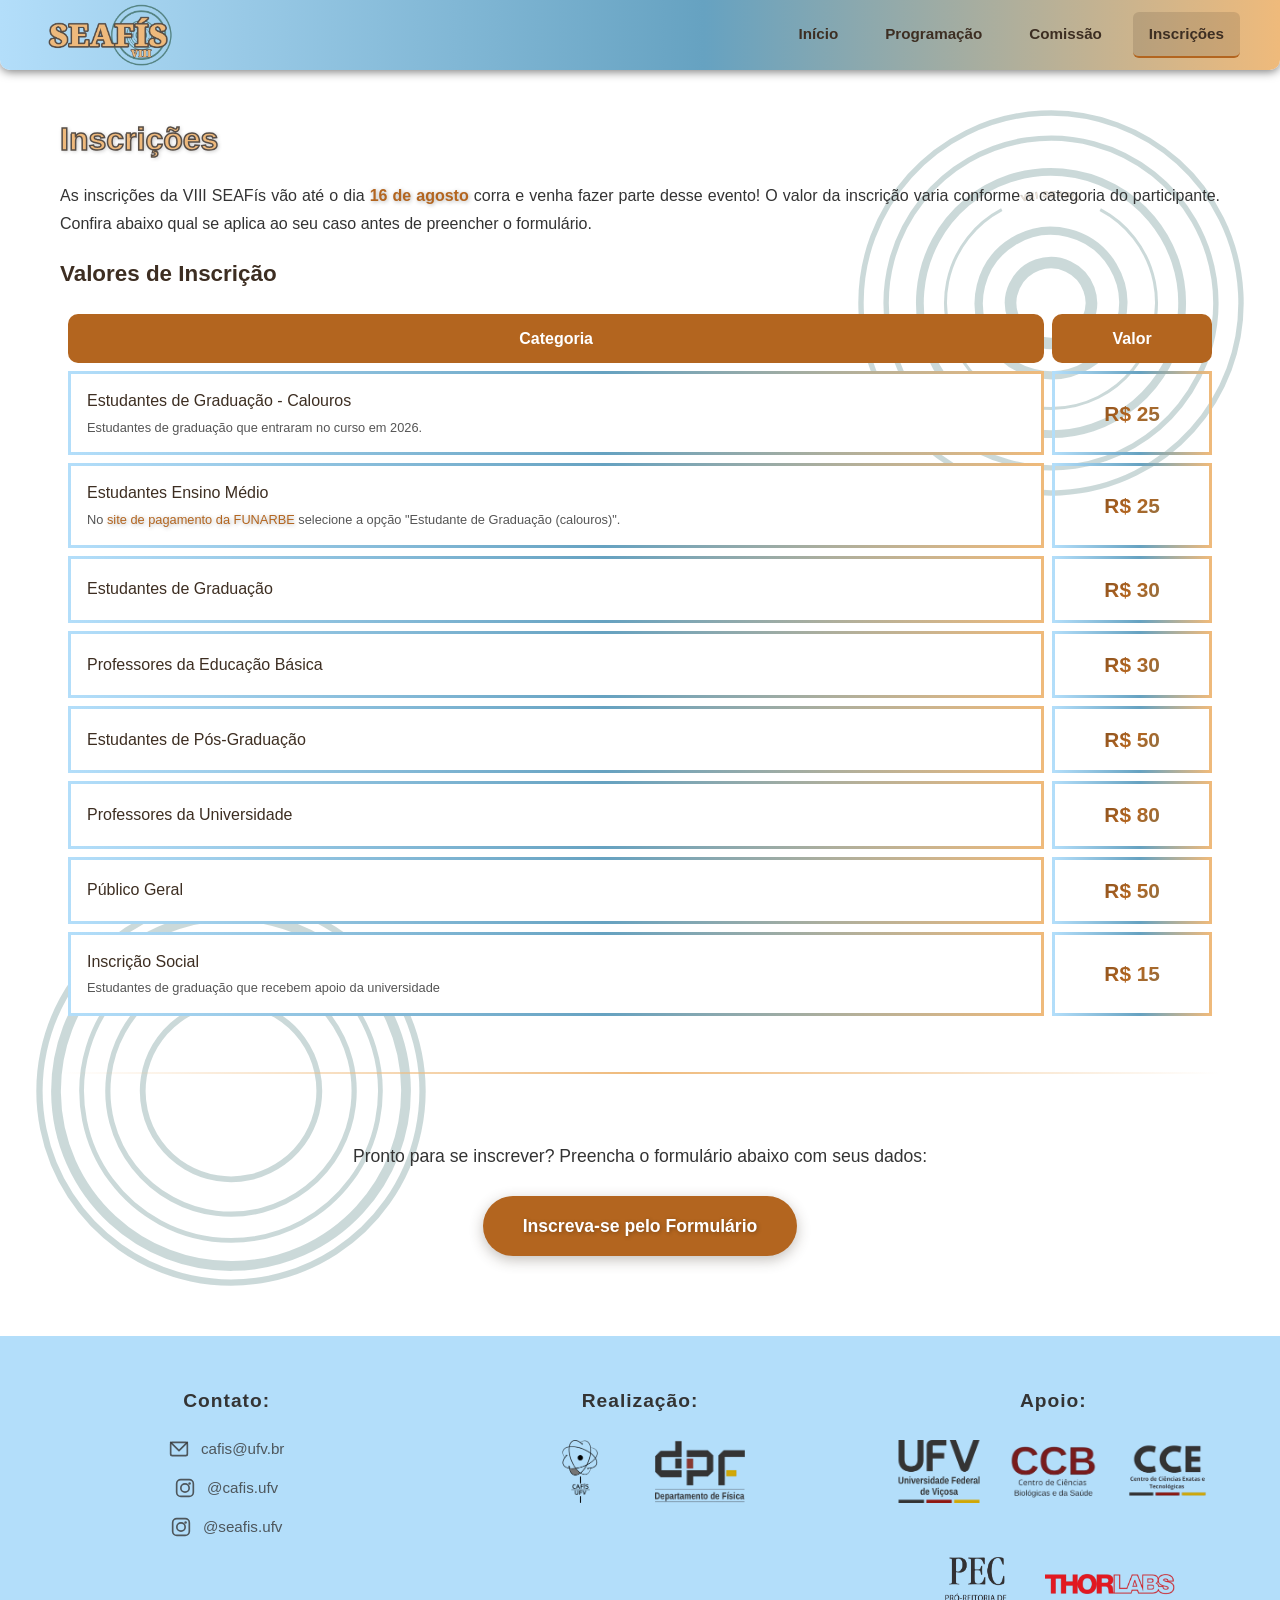
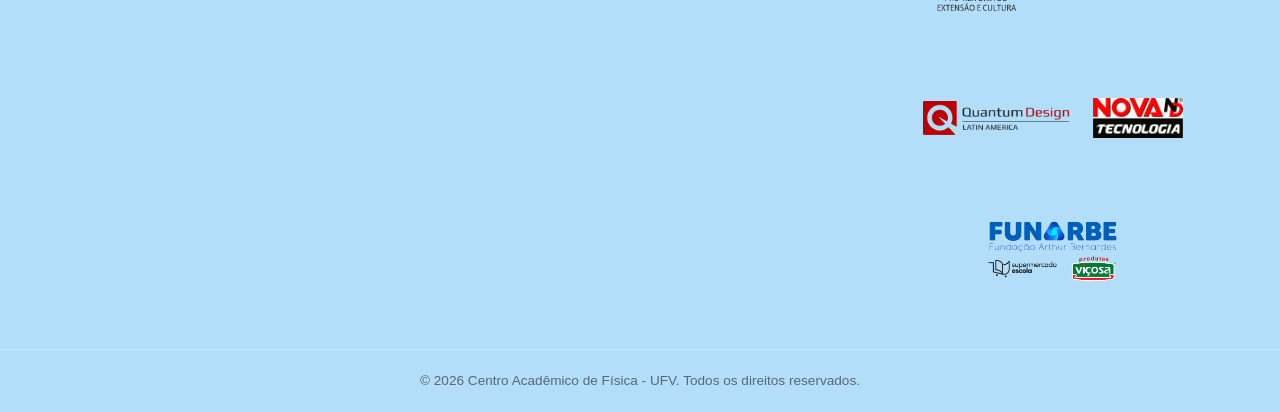
<file: inscricao.html>
<!DOCTYPE html>

<!-- 
   HTML LANG="PT-BR"
   
   Define o idioma principal da página como Português do Brasil.
   Isso é importante para:
   - Leitores de tela (acessibilidade)
   - Tradutores automáticos do navegador
   - SEO (motores de busca)
-->
<html lang="pt-BR">
    <head>
        <!-- 
           META CHARSET="UTF-8"
           
           Define a codificação de caracteres como UTF-8.
           UTF-8 suporta praticamente todos os caracteres do mundo,
           incluindo acentos (á, é, í, ó, ú, ç, etc.).
        -->
        <meta charset="utf-8">
        
        <!-- 
           META VIEWPORT
           
           Essencial para sites responsivos (mobile).
           - width=device-width = largura igual à tela do dispositivo
           - initial-scale=1 = zoom inicial de 100%
           
           Sem isso, o site aparece "miniaturizado" no celular.
        -->
        <meta name="viewport" content="width=device-width, initial-scale=1">

        <link href="main.css" rel="stylesheet">

        <title>Inscrições - VIII SEAFís | CAFís UFV</title>

        <!--
           FAVICON

           O iconezinho que aparece na aba do navegador (e nos
           favoritos). rel="icon" é o padrão atual — não precisa
           mais do antigo "shortcut icon". Usamos o ícone isolado
           da marca (o átomo com raízes, sem o texto "SEAFís" do
           lado, que ficaria ilegível nesse tamanho pequeno).
        -->
        <link rel="icon" type="image/png" href="imagens/SemTextoSemFundo.png">

        <!--
           LINK CANONICAL

           Diz ao Google "esta é a URL OFICIAL desta página" —
           evita problemas de conteúdo "duplicado" aos olhos do
           buscador (ver comentário completo em index.html).
        -->
        <link rel="canonical" href="https://seafisufv.netlify.app/inscricao.html">

        <!--
           META DESCRIPTION

           O resumo que aparece embaixo do título quando o Google
           (ou outro buscador) lista esta página numa busca. Não
           afeta o RANKING diretamente, mas afeta se a pessoa
           clica ou não no resultado.
        -->
        <meta name="description" content="Faça sua inscrição na VIII SEAFís e confira os valores para cada categoria de participante: graduação, pós-graduação, professores e inscrição social.">

        <!--
           OPEN GRAPH

           Um conjunto de tags que outros sites (WhatsApp, Instagram,
           Facebook, Discord, etc.) leem para montar o "preview" do
           link quando alguém cola/compartilha a URL desta página —
           sem elas, a maioria dos apps mostra só o link cru, sem
           imagem nem descrição. og:url e og:image PRECISAM ser
           endereços completos (com https://…), não caminhos
           relativos — os robôs desses sites não sabem "de onde"
           completar um caminho relativo como sabe o navegador.
        -->
        <meta property="og:type" content="website">
        <meta property="og:title" content="Inscrições - VIII SEAFís">
        <meta property="og:description" content="Faça sua inscrição na VIII SEAFís e confira os valores para cada categoria de participante.">
        <meta property="og:image" content="https://seafisufv.netlify.app/imagens/Titulo_SF_2.png">
        <meta property="og:url" content="https://seafisufv.netlify.app/inscricao.html">
        <meta property="og:locale" content="pt_BR">

        <!--
           TWITTER CARD

           Mesma ideia do Open Graph acima, mas é o formato
           específico que o Twitter/X lê (ele ignora as tags
           og:* para montar o preview, por isso duplicamos aqui).
           summary_large_image = preview com imagem grande.
        -->
        <meta name="twitter:card" content="summary_large_image">
        <meta name="twitter:title" content="Inscrições - VIII SEAFís">
        <meta name="twitter:description" content="Faça sua inscrição na VIII SEAFís e confira os valores para cada categoria de participante.">
        <meta name="twitter:image" content="https://seafisufv.netlify.app/imagens/Titulo_SF_2.png">

    </head>
    <body class="page-interna">

        <!-- 
           ========================================
           NAVBAR FIXO NO TOPO
           ========================================
           
           O navbar está DIRETAMENTE no <body>, fora de qualquer
           section. Isso é importante porque ele será "fixed"
           (fixo) e precisa estar no fluxo principal da página.
           
           A classe "navbar" identifica este elemento para o CSS.
           A classe "sticky" será adicionada/removida pelo JS
           quando houver scroll (para adicionar sombra).
        -->
        <nav class="navbar" id="navbar">
            <div class="nav-container">
                
                <!-- 
                   LOGO DO NAVBAR (mini)
                   
                   Adicionei um logo pequeno à esquerda do menu.
                   Isso é uma sugestão de usabilidade: o usuário
                   sempre sabe onde clicar para voltar à home.
                   
                   Quando você tiver a imagem real, substitua o texto.
                -->
                <a href="index.html" class="nav-logo">
                    <img src="imagens/Titulo_SF_2.png" alt="Logo inteira SEAFís" class="nav-logo-image">
                </a>

                <!--
                   BOTÃO HAMBÚRGUER (SÓ APARECE EM TELAS ESTREITAS)

                   Em telas largas fica escondido via CSS
                   (.nav-toggle, em main.css) — o menu horizontal
                   normal (.nav-list) é usado. Abaixo de 768px de
                   largura, é ele que aparece, e o .nav-list vira um
                   painel escondido que ele abre/fecha.

                   aria-expanded começa "false" e o JavaScript
                   (main.js) atualiza para "true"/"false" a cada
                   clique — informa leitores de tela se o menu está
                   aberto ou fechado. aria-controls aponta para o id
                   do elemento que o botão controla (nav-list).
                -->
                <button class="nav-toggle" id="nav-toggle" aria-label="Abrir menu de navegação" aria-expanded="false" aria-controls="nav-list">
                    <svg viewBox="0 0 24 24" fill="none" stroke="currentColor" stroke-width="2" stroke-linecap="round" stroke-linejoin="round">
                        <line x1="3" y1="6" x2="21" y2="6"></line>
                        <line x1="3" y1="12" x2="21" y2="12"></line>
                        <line x1="3" y1="18" x2="21" y2="18"></line>
                    </svg>
                </button>

                <!--
                   LISTA PRINCIPAL DE NAVEGAÇÃO

                   UL.NAV-LIST = container dos itens do menu
                -->
                <ul class="nav-list" id="nav-list">

                    <!--
                       ITEM SIMPLES (sem dropdown)

                       A classe "active" indica a página atual.
                       Por enquanto deixei no "Início".
                    -->
                    <li class="nav-item active">
                        <a href="index.html" class="nav-link">Início</a>
                    </li>

                    <!--
                       Item simples
                    -->
                    <li class="nav-item">
                        <a href="programacao.html" class="nav-link">Programação</a>
                    </li>

                    <!-- Item simples -->
                    <li class="nav-item">
                        <a href="comissao.html" class="nav-link">Comissão</a>
                    </li>

                    <!-- Itens simples -->
                    <li class="nav-item">
                        <a href="inscricao.html" class="nav-link">Inscrições</a>
                    </li>
                </ul>
            </div>
        </nav>

        
        <!-- 
           ========================================
           MAIN (conteúdo principal)
           ========================================
        -->
        <main>
            <!--
               CÍRCULOS DECORATIVOS (fundo temático, sem conteúdo)

               Puramente visual — emulam os anéis concêntricos da logo
               (imagens/Titulo_SF_2.png) atrás do texto. Dois grupos
               nesta página, um mais acima/à direita (menor) e outro
               mais abaixo/à esquerda (maior). Ficam VAZIOS de
               conteúdo de propósito: o JavaScript (main.js, Seção 6)
               lê os atributos data-* de cada um (posição, raio,
               texto, velocidade — ver a lista completa no comentário
               de .content-circles, em main.css) e monta um <svg>
               dentro. Quer adicionar, remover ou reposicionar um
               grupo? É só mexer aqui, sem tocar no CSS/JS.
               aria-hidden="true" diz a leitores de tela para ignorar
               estes elementos.

               O segundo grupo usa data-bottom (não data-top) —
               ancorado pelo FIM do <main> em vez de uma porcentagem
               do topo, para não correr o risco de cair em cima de
               algum título se o conteúdo desta página crescer.
            -->
            <div class="content-circles" aria-hidden="true"
                 data-top="20px" data-right="2%"
                 data-min-radius="45" data-max-radius="190"
                 data-text="true" data-speed="0.45"></div>
            <div class="content-circles" aria-hidden="true"
                 data-bottom="40px" data-left="2%"
                 data-min-radius="80" data-max-radius="340"
                 data-text="true" data-speed="-0.4"></div>

            <!--
               ========================================
               PLANILHA DE VALORES
               ========================================

               Mesma ideia da planilha de horários (programacao.html):
               uma <table> de verdade (não uma grade de <div>s), pelo
               mesmo motivo — é dado tabular de verdade (categoria ×
               valor), e <table> dá de graça a leitura correta por
               leitores de tela.
            -->
            <section id="valores">
                <h1>Inscrições</h1>

                <p>
                    As inscrições da VIII SEAFís vão até o dia <b>16 de agosto</b> corra e venha fazer parte desse evento! O valor da inscrição varia conforme a categoria do participante. Confira abaixo qual se aplica ao seu caso antes de preencher o formulário.
                </p>

                <div class="pricing-table-wrapper">
                    <table class="pricing-table">
                        <caption>Valores de Inscrição</caption>
                        <thead>
                            <tr>
                                <th scope="col" class="pricing-header">Categoria</th>
                                <th scope="col" class="pricing-header">Valor</th>
                            </tr>
                        </thead>
                        <tbody>                            
                            <tr>
                                <td class="pricing-cell">
                                    Estudantes de Graduação - Calouros
                                    <span class="pricing-cell-note">
                                        Estudantes de graduação que entraram no curso em 2026.
                                    </span>
                                </td>
                                <td class="pricing-cell pricing-cell--price">R$ 25</td>
                            </tr>
                            <tr>
                                <td class="pricing-cell">
                                    Estudantes Ensino Médio
                                    <span class="pricing-cell-note">
                                        No <a href="https://eventos.funarbe.org.br/viii-semana-academica-da-fisica" target="_blank" rel="noopener noreferrer">site de pagamento da FUNARBE</a> selecione a opção "Estudante de Graduação (calouros)".
                                    </span>
                                </td>
                                <td class="pricing-cell pricing-cell--price">R$ 25</td>
                            </tr>
                            <tr>
                                <td class="pricing-cell">Estudantes de Graduação</td>
                                <td class="pricing-cell pricing-cell--price">R$ 30</td>
                            </tr>
                            <tr>
                                <td class="pricing-cell">Professores da Educação Básica</td>
                                <td class="pricing-cell pricing-cell--price">R$ 30</td>
                            </tr>
                            <tr>
                                <td class="pricing-cell">Estudantes de Pós-Graduação</td>
                                <td class="pricing-cell pricing-cell--price">R$ 50</td>
                            </tr>
                            <tr>
                                <td class="pricing-cell">Professores da Universidade</td>
                                <td class="pricing-cell pricing-cell--price">R$ 80</td>
                            </tr>                            
                            <tr>
                                <td class="pricing-cell">Público Geral</td>
                                <td class="pricing-cell pricing-cell--price">R$ 50</td>
                            </tr>
                            <tr>
                                <td class="pricing-cell">
                                    Inscrição Social
                                    <!-- Nota explicando quem se qualifica para
                                         esta categoria, menor e mais discreta
                                         que o nome da categoria em si -->
                                    <span class="pricing-cell-note">
                                        Estudantes de graduação que recebem apoio da universidade
                                    </span>
                                </td>
                                <td class="pricing-cell pricing-cell--price">R$ 15</td>
                            </tr>
                        </tbody>
                    </table>
                </div>
            </section>

            <!-- Separador já usado entre seções em programacao.html —
                 mesmo <hr> com degradê definido em "main hr", no
                 início de main.css -->
            <hr>

            <!--
               ========================================
               LINK PARA O FORMULÁRIO DE INSCRIÇÃO
               ========================================

               href="#" É UM PLACEHOLDER — troque pelo link real do
               Google Forms (ou equivalente) assim que ele existir.
            -->
            <section class="inscricao-cta">
                <p>
                    Pronto para se inscrever? Preencha o formulário
                    abaixo com seus dados:
                </p>

                <a href="https://docs.google.com/forms/d/e/1FAIpQLSdvraxbOJoSYq032WKnPc1v_9bw8mMloQlw15pOljXljzVmXg/viewform?usp=preview" target="_blank" rel="noopener noreferrer" class="inscricao-cta-button">
                    Inscreva-se pelo Formulário
                </a>
            </section>

        </main>

        <!-- 
           ========================================
           FOOTER (RODAPÉ)
           ========================================
           
           O <footer> contém informações de rodapé:
           contato, links úteis, apoiadores, etc.
           
           Fundo preto com duas seções lado a lado.
        -->
        <footer class="site-footer">
            
            <!-- 
               CONTAINER DO FOOTER
               
               Centraliza o conteúdo e limita a largura máxima,
               similar ao navbar.
            -->
            <div class="footer-container">
                
                <!-- 
                   =====================================
                   SEÇÃO ESQUERDA: CONTATO
                   =====================================
                   
                   Contém email e Instagram do CAFIS.
                   Alinhada à esquerda do footer.
                -->
                <div class="footer-section">
                    
                    <!-- Título da seção -->
                    <h3 class="footer-title">Contato:</h3>
                    
                    <!-- 
                       LISTA DE CONTATOS
                       
                       UL sem bullets, com ícones + texto.
                    -->
                    <ul class="contact-list">
                        
                        <!-- 
                           ITEM DE EMAIL
                           
                           Ícone de carta (SVG) + endereço de email.
                           O link usa "mailto:" para abrir o cliente de email.
                        -->
                        <li class="contact-item">
                            <!-- 
                               ÍCONE DE EMAIL (SVG)
                               
                               Desenho de um envelope/carta.
                               stroke-linecap="round" deixa as pontas arredondadas.
                            -->
                            <svg class="contact-icon" viewBox="0 0 24 24" fill="none" stroke="currentColor" stroke-width="2" stroke-linecap="round" stroke-linejoin="round">
                                <!-- Retângulo do envelope -->
                                <rect x="2" y="4" width="20" height="16" rx="2"></rect>
                                <!-- Linha do "V" da aba -->
                                <polyline points="22,4 12,14 2,4"></polyline>
                            </svg>
                            
                            <!-- 
                               LINK MAILTO
                               
                               HREF="MAILTO:EMAIL@EXEMPLO.COM"
                               
                               Quando clicado, abre o aplicativo de email
                               padrão do usuário com um novo email
                               pré-endereçado.
                            -->
                            <a href="mailto:cafis@ufv.br" class="contact-link">cafis@ufv.br</a>
                        </li>
                        
                        <!-- 
                           ITEM DO INSTAGRAM
                           
                           Ícone do Instagram (SVG) + @ do perfil.
                           Link externo que abre em nova aba.
                        -->
                        <li class="contact-item">
                            <!-- 
                               ÍCONE DO INSTAGRAM (SVG)
                               
                               Desenho da câmera do Instagram.
                            -->
                            <svg class="contact-icon" viewBox="0 0 24 24" fill="none" stroke="currentColor" stroke-width="2" stroke-linecap="round" stroke-linejoin="round">
                                <!-- Corpo da câmera (retângulo com cantos arredondados) -->
                                <rect x="2" y="2" width="20" height="20" rx="5" ry="5"></rect>
                                <!-- Lente (círculo central) -->
                                <circle cx="12" cy="12" r="5"></circle>
                                <!-- Flash (ponto superior direito) -->
                                <circle cx="17.5" cy="6.5" r="1.5" fill="currentColor" stroke="none"></circle>
                            </svg>
                            
                            <!-- 
                               LINK EXTERNO
                               
                               TARGET="_BLANK" = abre em nova aba do navegador
                               REL="NOOPENER NOREFERRER" = segurança para links externos
                               
                               Sem target="_blank", o link abre na mesma aba,
                               fazendo o usuário sair do seu site.
                            -->
                            <a href="https://www.instagram.com/cafis.ufv/" target="_blank" rel="noopener noreferrer" class="contact-link">@cafis.ufv</a>
                        </li>

                        <!--
                           ITEM DO INSTAGRAM DA SEAFÍS

                           Mesmo ícone do item acima — é a mesma rede
                           social, só um perfil diferente (o do evento,
                           não o do CAFís em si).
                        -->
                        <li class="contact-item">
                            <svg class="contact-icon" viewBox="0 0 24 24" fill="none" stroke="currentColor" stroke-width="2" stroke-linecap="round" stroke-linejoin="round">
                                <rect x="2" y="2" width="20" height="20" rx="5" ry="5"></rect>
                                <circle cx="12" cy="12" r="5"></circle>
                                <circle cx="17.5" cy="6.5" r="1.5" fill="currentColor" stroke="none"></circle>
                            </svg>
                            <a href="https://www.instagram.com/seafis.ufv/" target="_blank" rel="noopener noreferrer" class="contact-link">@seafis.ufv</a>
                        </li>
                    </ul>
                </div>

                <!--
                   =====================================
                   SEÇÃO: REALIZAÇÃO
                   =====================================

                   Quem organiza o evento: CAFís e o Departamento
                   de Física. Logos em imagens/patrocinio/.
                -->
                <div class="footer-section">

                    <!-- Título da seção -->
                    <h3 class="footer-title">Realização:</h3>

                    <!--
                       CONTAINER DOS LOGOS

                       Flexbox para alinhar os logos lado a lado.
                    -->
                    <div class="support-logos">                    
                        <a href="https://www.instagram.com/cafis.ufv/" target="_blank" rel="noopener noreferrer" class="support-link" aria-label="CAFís">
                            <img src="imagens/patrocinio/cafis.png" alt="Logo do CAFís" class="support-logo">
                        </a>

                        <a href="https://www.dpf.ufv.br/" target="_blank" rel="noopener noreferrer" class="support-link" aria-label="Departamento de Física">
                            <img src="imagens/patrocinio/dpf.png" alt="Logo do Departamento de Física" class="support-logo">
                        </a>
                    </div>
                </div>

                <!--
                   =====================================
                   SEÇÃO: APOIO
                   =====================================

                   Demais apoiadores/patrocinadores do evento.
                   São mais logos que a Realização, por isso usam
                   .support-logos--grid (uma grade que quebra em
                   várias linhas) em vez do flex simples de lá.
                -->
                <div class="footer-section">

                    <!-- Título da seção -->
                    <h3 class="footer-title">Apoio:</h3>

                    <!--
                       NOMES DOS APOIADORES

                       Os nomes completos de alguns apoiadores não
                       estavam claros só pelo nome do arquivo (ccb,
                       cce, nova, pec, thor) — usei o nome do arquivo
                       em maiúsculas como texto alternativo por
                       enquanto. Ajuste o "alt" de cada <img> abaixo
                       com o nome real do apoiador quando puder.
                    -->
                    <!--
                       ORDEM DAS IMAGENS = ORDEM NA GRADE

                       A grade (.support-logos--grid, em main.css) usa
                       um número FIXO de 4 colunas, então os itens
                       "quebram" para a linha de baixo automaticamente
                       a cada 4 — por isso a ORDEM aqui no HTML decide
                       quem fica em qual fileira: os 4 primeiros
                       (UFV/CCB/CCE/PEC) ficam na primeira fileira, os
                       4 últimos (Thorlabs/Quantum Design/Nova ND/
                       FUNARBE) na segunda — com 8 logos ao todo, as
                       duas fileiras agora ficam completas (sem sobrar
                       um item sozinho pra centralizar). Thorlabs e
                       FUNARBE usam a classe extra "support-logo--large"
                       (maiores que as demais); Quantum Design usa
                       "support-logo--xl" (maior ainda, a pedido do
                       usuário — as outras ficavam com espaço vazio
                       sobrando ao redor do desenho nesse tamanho).
                    -->
                    <div class="support-logos support-logos--grid">
                        <a href="https://www.ufv.br/" target="_blank" rel="noopener noreferrer" class="support-link" aria-label="UFV">
                            <img src="imagens/patrocinio/ufv.png" alt="Logo da UFV" class="support-logo">
                        </a>
                        <a href="https://www.ccb.ufv.br/" target="_blank" rel="noopener noreferrer" class="support-link" aria-label="CCB">
                            <img src="imagens/patrocinio/ccb.png" alt="Logo do apoiador CCB" class="support-logo">
                        </a>
                        <a href="https://www.cce.ufv.br/" target="_blank" rel="noopener noreferrer" class="support-link" aria-label="CCE">
                            <img src="imagens/patrocinio/cce.png" alt="Logo do apoiador CCE" class="support-logo">
                        </a>
                        <a href="https://www.pec.ufv.br/" target="_blank" rel="noopener noreferrer" class="support-link" aria-label="PEC">
                            <img src="imagens/patrocinio/pec.png" alt="Logo do apoiador PEC" class="support-logo">
                        </a>
                        <a href="https://www.thorlabs.com/" target="_blank" rel="noopener noreferrer" class="support-link" aria-label="Thorlabs">
                            <img src="imagens/patrocinio/thor.png" alt="Logo do apoiador Thorlabs" class="support-logo support-logo--large">
                        </a>
                        <a href="https://www.qd-latam.com/site/en/" target="_blank" rel="noopener noreferrer" class="support-link" aria-label="Quantum Design">
                            <img src="imagens/patrocinio/qdesign.png" alt="Logo do apoiador Quantum Design" class="support-logo support-logo--xl">
                        </a>
                        <a href="https://www.novand.com.br/" target="_blank" rel="noopener noreferrer" class="support-link" aria-label="Nova ND">
                            <img src="imagens/patrocinio/nova.png" alt="Logo do apoiador Nova ND Tecnologia" class="support-logo">
                        </a>
                        <a href="https://funarbe.org.br/" target="_blank" rel="noopener noreferrer" class="support-link" aria-label="FUNARBE">
                            <img src="imagens/patrocinio/Logotipos Unidades Funarbe - Tradicional.png" alt="Logo do apoiador FUNARBE" class="support-logo support-logo--large">
                        </a>
                    </div>
                </div>

            </div>

            <!-- 
               LINHA DE COPYRIGHT
               
               Barra inferior com informação de copyright.
            -->
            <div class="footer-bottom">
                <p class="copyright">© 2026 Centro Acadêmico de Física - UFV. Todos os direitos reservados.</p>
            </div>

        </footer>

        <!--
           BOTÃO "VOLTAR AO TOPO"

           Presente em TODAS as páginas do site (mesmo HTML nas
           três). Fica escondido até o usuário rolar a página (ver
           main.js, Seção 10, que adiciona/remove a classe
           "visible" conforme o scroll). Ao clicar, rola
           suavemente até o topo (top: 0).

           Fica fora do <footer> e do <main> de propósito: é um
           elemento "flutuante" (position: fixed em main.css),
           então sua posição no HTML não importa para o layout —
           só precisa existir em algum lugar do <body>.
        -->
        <button id="back-to-top" class="back-to-top-button" aria-label="Voltar ao topo da página">
            <svg viewBox="0 0 24 24" fill="none" stroke="currentColor" stroke-width="2" stroke-linecap="round" stroke-linejoin="round">
                <polyline points="18 15 12 9 6 15"></polyline>
            </svg>
        </button>

        <!--
           SCRIPT SRC="MAIN.JS"
           
           Conecta o arquivo JavaScript à página.
           É colocado no FINAL do <body> para garantir que
           todo o HTML já foi carregado antes do JS executar.
        -->
        <script src="main.js"></script>
    </body>
</html>
</file>
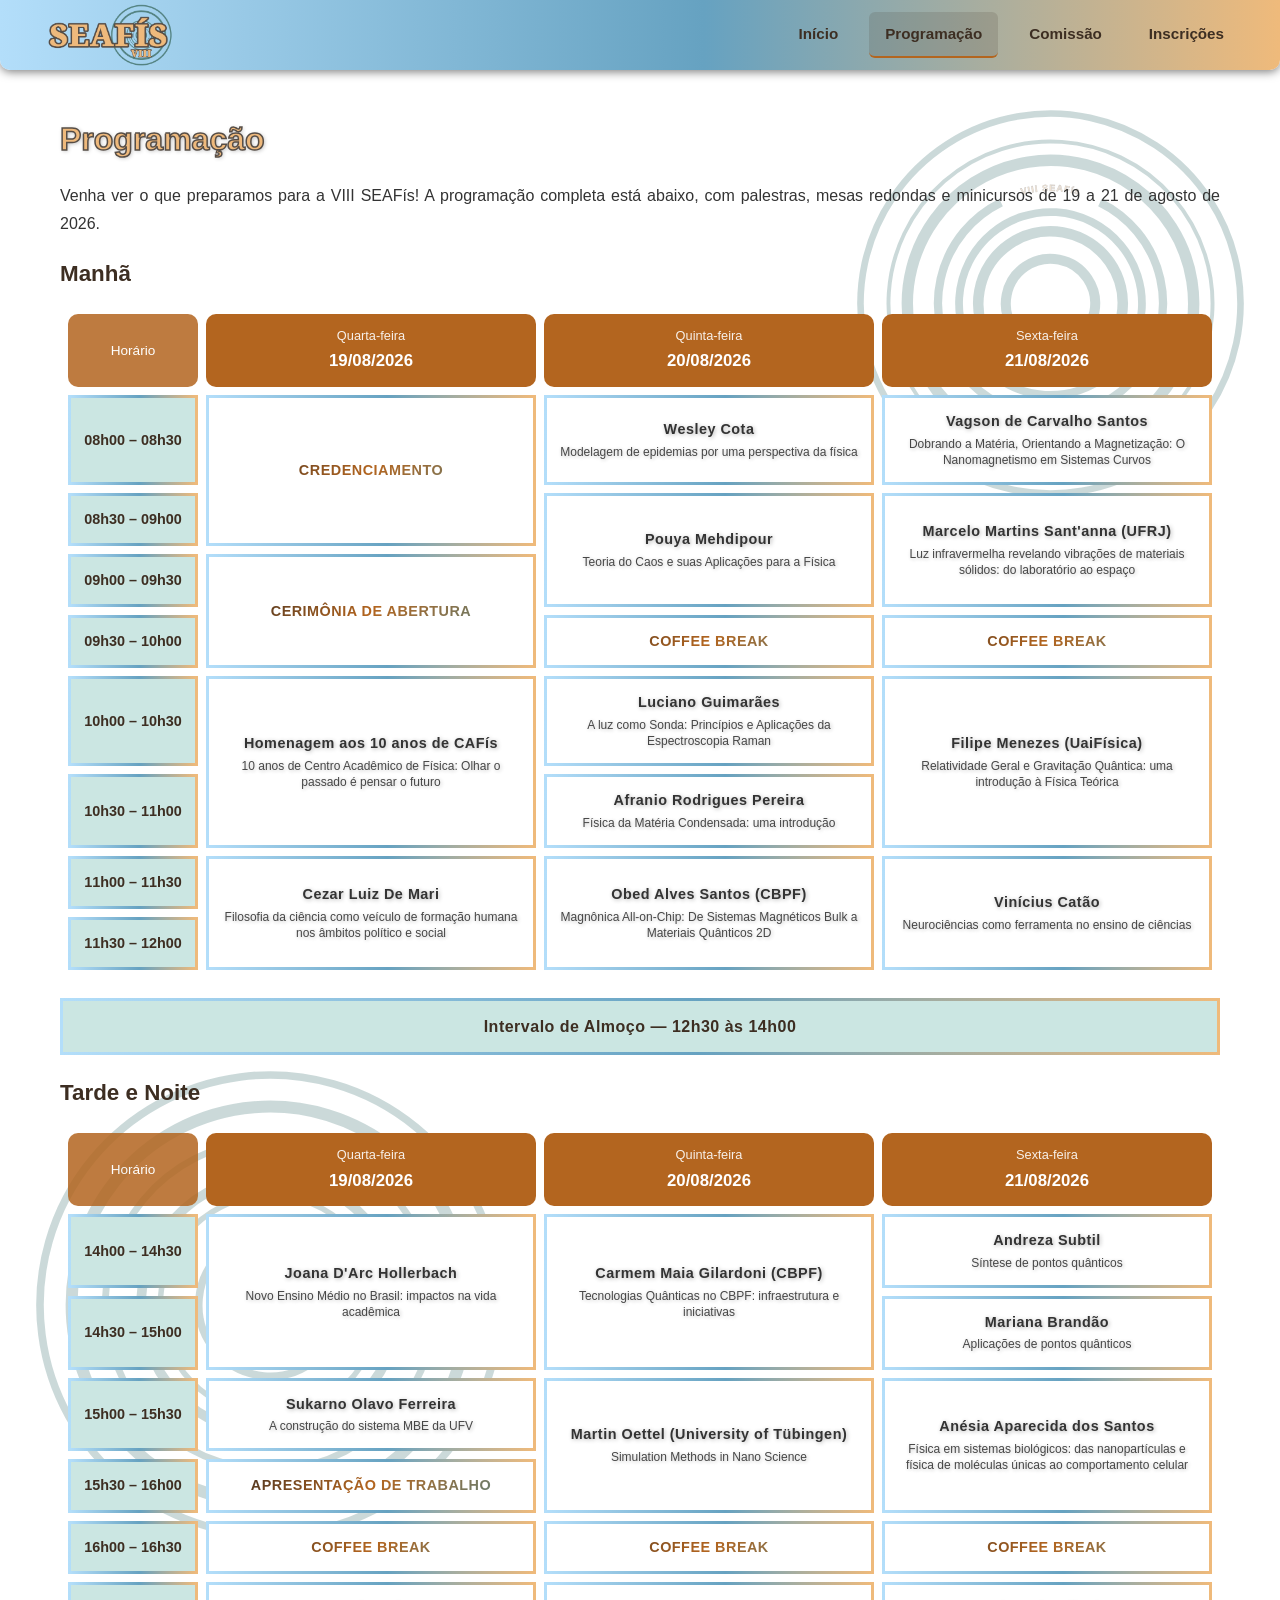
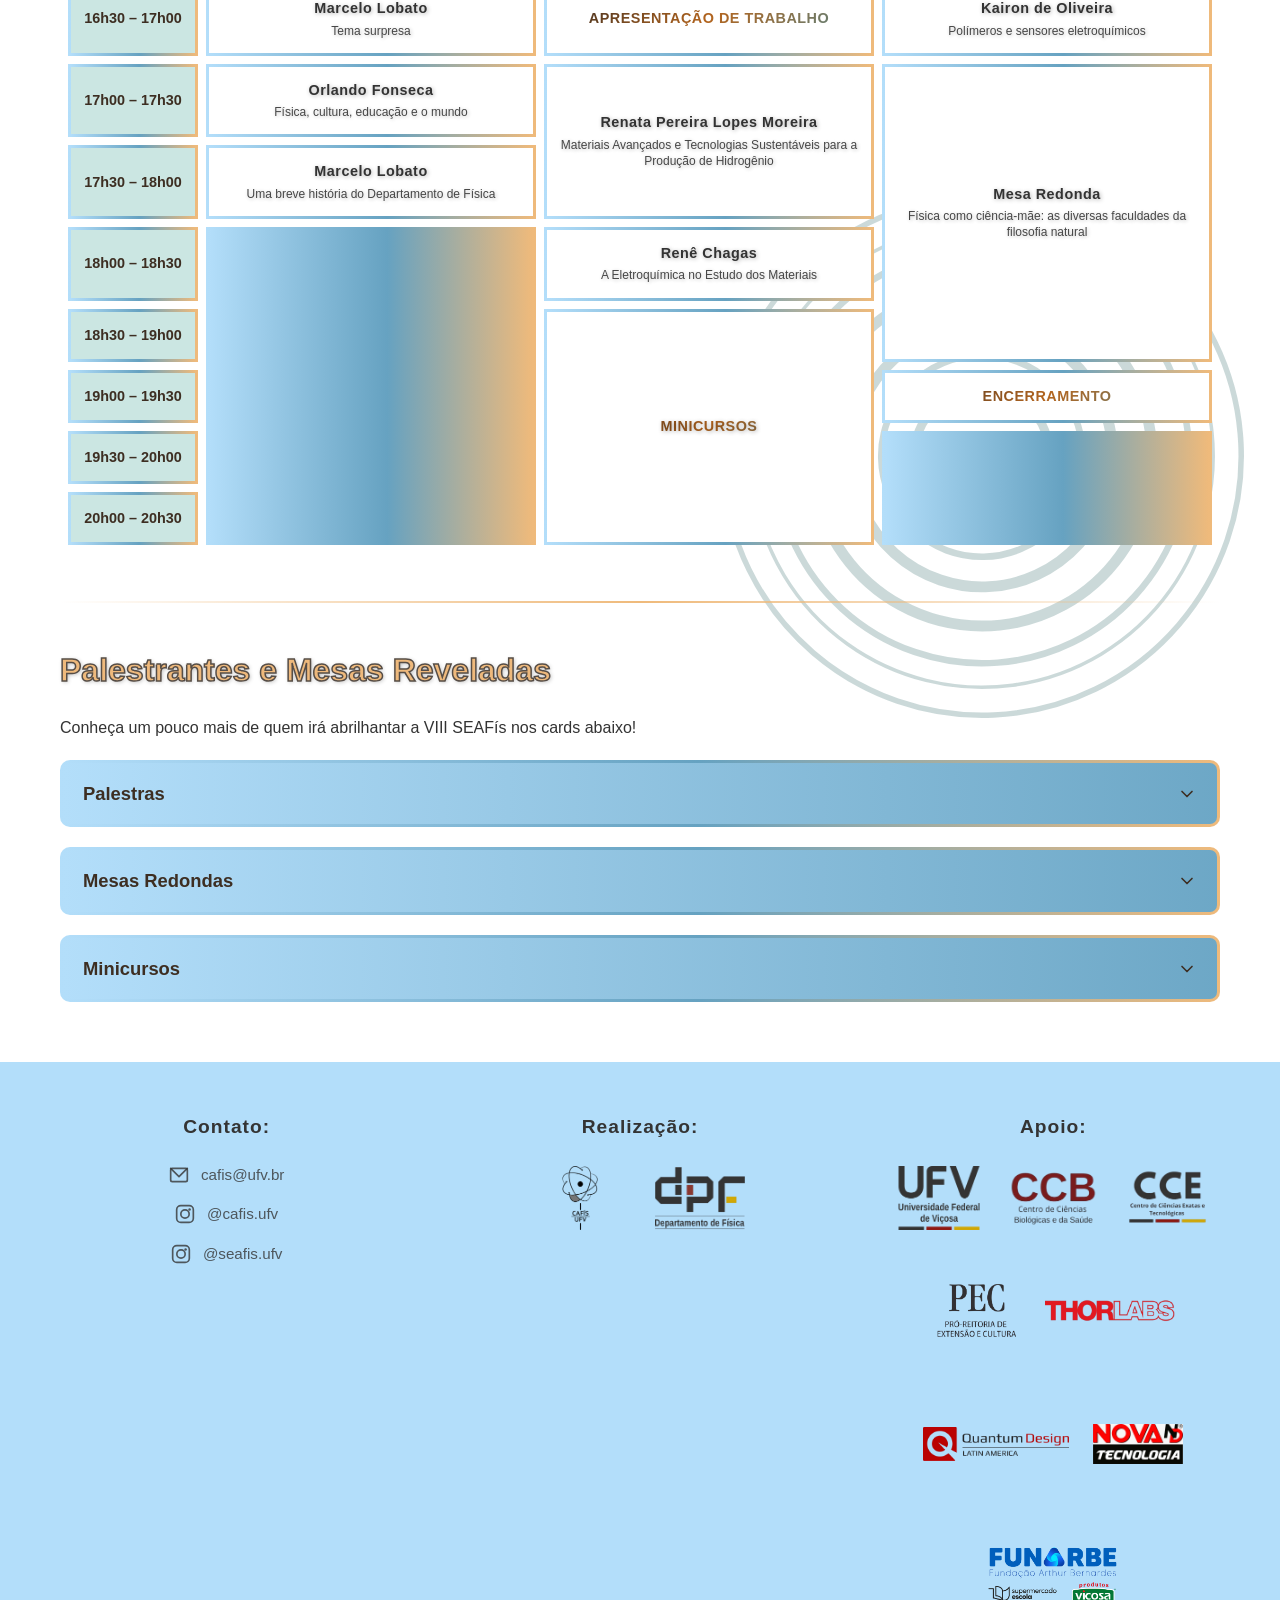
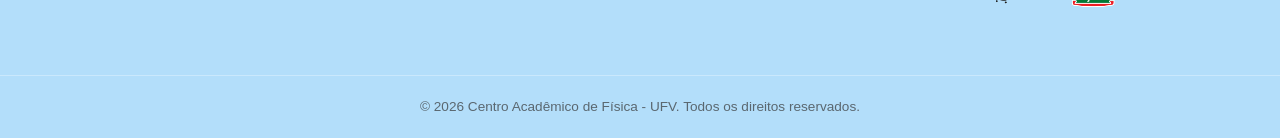
<file: programacao.html>
<!DOCTYPE html>

<!-- 
   HTML LANG="PT-BR"
   
   Define o idioma principal da página como Português do Brasil.
   Isso é importante para:
   - Leitores de tela (acessibilidade)
   - Tradutores automáticos do navegador
   - SEO (motores de busca)
-->
<html lang="pt-BR">
    <head>
        <!-- 
           META CHARSET="UTF-8"
           
           Define a codificação de caracteres como UTF-8.
           UTF-8 suporta praticamente todos os caracteres do mundo,
           incluindo acentos (á, é, í, ó, ú, ç, etc.).
        -->
        <meta charset="utf-8">
        
        <!-- 
           META VIEWPORT
           
           Essencial para sites responsivos (mobile).
           - width=device-width = largura igual à tela do dispositivo
           - initial-scale=1 = zoom inicial de 100%
           
           Sem isso, o site aparece "miniaturizado" no celular.
        -->
        <meta name="viewport" content="width=device-width, initial-scale=1">

        <link href="main.css" rel="stylesheet">

        <title>Programação - VIII SEAFís | CAFís UFV</title>

        <!--
           FAVICON

           O iconezinho que aparece na aba do navegador (e nos
           favoritos). rel="icon" é o padrão atual — não precisa
           mais do antigo "shortcut icon". Usamos o ícone isolado
           da marca (o átomo com raízes, sem o texto "SEAFís" do
           lado, que ficaria ilegível nesse tamanho pequeno).
        -->
        <link rel="icon" type="image/png" href="imagens/SemTextoSemFundo.png">

        <!--
           LINK CANONICAL

           Diz ao Google "esta é a URL OFICIAL desta página" —
           evita problemas de conteúdo "duplicado" aos olhos do
           buscador (ver comentário completo em index.html).
        -->
        <link rel="canonical" href="https://seafisufv.netlify.app/programacao.html">

        <!--
           META DESCRIPTION

           O resumo que aparece embaixo do título quando o Google
           (ou outro buscador) lista esta página numa busca. Não
           afeta o RANKING diretamente, mas afeta se a pessoa
           clica ou não no resultado.
        -->
        <meta name="description" content="Confira a programação completa da VIII SEAFís: palestras, mesas redondas e minicursos de 19 a 21 de agosto de 2026, na Universidade Federal de Viçosa.">

        <!--
           OPEN GRAPH

           Um conjunto de tags que outros sites (WhatsApp, Instagram,
           Facebook, Discord, etc.) leem para montar o "preview" do
           link quando alguém cola/compartilha a URL desta página —
           sem elas, a maioria dos apps mostra só o link cru, sem
           imagem nem descrição. og:url e og:image PRECISAM ser
           endereços completos (com https://…), não caminhos
           relativos — os robôs desses sites não sabem "de onde"
           completar um caminho relativo como sabe o navegador.
        -->
        <meta property="og:type" content="website">
        <meta property="og:title" content="Programação - VIII SEAFís">
        <meta property="og:description" content="Confira a programação completa da VIII SEAFís: palestras, mesas redondas e minicursos de 19 a 21 de agosto de 2026.">
        <meta property="og:image" content="https://seafisufv.netlify.app/imagens/Titulo_SF_2.png">
        <meta property="og:url" content="https://seafisufv.netlify.app/programacao.html">
        <meta property="og:locale" content="pt_BR">

        <!--
           TWITTER CARD

           Mesma ideia do Open Graph acima, mas é o formato
           específico que o Twitter/X lê (ele ignora as tags
           og:* para montar o preview, por isso duplicamos aqui).
           summary_large_image = preview com imagem grande.
        -->
        <meta name="twitter:card" content="summary_large_image">
        <meta name="twitter:title" content="Programação - VIII SEAFís">
        <meta name="twitter:description" content="Confira a programação completa da VIII SEAFís: palestras, mesas redondas e minicursos de 19 a 21 de agosto de 2026.">
        <meta name="twitter:image" content="https://seafisufv.netlify.app/imagens/Titulo_SF_2.png">

    </head>
    <body class="page-interna">

        <!-- 
           ========================================
           NAVBAR FIXO NO TOPO
           ========================================
           
           O navbar está DIRETAMENTE no <body>, fora de qualquer
           section. Isso é importante porque ele será "fixed"
           (fixo) e precisa estar no fluxo principal da página.
           
           A classe "navbar" identifica este elemento para o CSS.
           A classe "sticky" será adicionada/removida pelo JS
           quando houver scroll (para adicionar sombra).
        -->
        <nav class="navbar" id="navbar">
            <div class="nav-container">
                
                <!-- 
                   LOGO DO NAVBAR (mini)
                   
                   Adicionei um logo pequeno à esquerda do menu.
                   Isso é uma sugestão de usabilidade: o usuário
                   sempre sabe onde clicar para voltar à home.
                   
                   Quando você tiver a imagem real, substitua o texto.
                -->
                <a href="index.html" class="nav-logo">
                    <img src="imagens/Titulo_SF_2.png" alt="Logo inteira SEAFís" class="nav-logo-image">
                </a>

                <!--
                   BOTÃO HAMBÚRGUER (SÓ APARECE EM TELAS ESTREITAS)

                   Em telas largas fica escondido via CSS
                   (.nav-toggle, em main.css) — o menu horizontal
                   normal (.nav-list) é usado. Abaixo de 768px de
                   largura, é ele que aparece, e o .nav-list vira um
                   painel escondido que ele abre/fecha.

                   aria-expanded começa "false" e o JavaScript
                   (main.js) atualiza para "true"/"false" a cada
                   clique — informa leitores de tela se o menu está
                   aberto ou fechado. aria-controls aponta para o id
                   do elemento que o botão controla (nav-list).
                -->
                <button class="nav-toggle" id="nav-toggle" aria-label="Abrir menu de navegação" aria-expanded="false" aria-controls="nav-list">
                    <svg viewBox="0 0 24 24" fill="none" stroke="currentColor" stroke-width="2" stroke-linecap="round" stroke-linejoin="round">
                        <line x1="3" y1="6" x2="21" y2="6"></line>
                        <line x1="3" y1="12" x2="21" y2="12"></line>
                        <line x1="3" y1="18" x2="21" y2="18"></line>
                    </svg>
                </button>

                <!--
                   LISTA PRINCIPAL DE NAVEGAÇÃO

                   UL.NAV-LIST = container dos itens do menu
                -->
                <ul class="nav-list" id="nav-list">

                    <!--
                       ITEM SIMPLES (sem dropdown)

                       A classe "active" indica a página atual.
                       Por enquanto deixei no "Início".
                    -->
                    <li class="nav-item active">
                        <a href="index.html" class="nav-link">Início</a>
                    </li>

                    <!--
                       Item simples
                    -->
                    <li class="nav-item">
                        <a href="programacao.html" class="nav-link">Programação</a>
                    </li>

                    <!-- Item simples -->
                    <li class="nav-item">
                        <a href="comissao.html" class="nav-link">Comissão</a>
                    </li>

                    <!-- Itens simples -->
                    <li class="nav-item">
                        <a href="inscricao.html" class="nav-link">Inscrições</a>
                    </li>
                </ul>
            </div>
        </nav>

        
        <!-- 
           ========================================
           MAIN (conteúdo principal)
           ========================================
        -->
        <main>
            <!--
               CÍRCULOS DECORATIVOS (fundo temático, sem conteúdo)

               Puramente visual — emulam os anéis concêntricos da logo
               (imagens/Titulo_SF_2.png) atrás do texto. QUATRO grupos
               nesta página (as outras têm só dois) — como esta página
               é bem mais comprida (planilha + lista de palestrantes),
               dois grupos extras preenchem esse espaço a mais,
               formando um "zigue-zague" descendo a página: direita →
               esquerda → direita → esquerda (repare no data-right/
               data-left de cada um, abaixo). Ficam VAZIOS de conteúdo
               de propósito: o JavaScript (main.js, Seção 6) lê os
               atributos data-* de cada um (posição, raio, texto,
               velocidade — lista completa no comentário de
               .content-circles, em main.css) e monta um <svg> dentro.
               Quer adicionar, remover ou reposicionar um grupo? É só
               mexer aqui, sem tocar no CSS/JS. aria-hidden="true" diz
               a leitores de tela para ignorar estes elementos.

               Os dois do meio (2º e 3º abaixo) usam data-bottom/
               data-top como PORCENTAGEM do <main> — como esta página
               é comprida e cresce (mais palestrantes = mais altura),
               uma porcentagem os mantém aproximadamente na mesma
               faixa vertical relativa. Já o último usa data-bottom
               em PX (ancorado pelo fim do <main>) em vez de uma
               porcentagem de "top" — evita cair em cima de um título
               se a lista de palestrantes crescer (já aconteceu antes
               com uma porcentagem fixa).
            -->
            <div class="content-circles" aria-hidden="true"
                 data-top="20px" data-right="2%"
                 data-min-radius="45" data-max-radius="190"
                 data-text="true" data-speed="0.45"></div>
            <div class="content-circles" aria-hidden="true"
                 data-top="38%" data-left="2%"
                 data-min-radius="55" data-max-radius="230"
                 data-text="true" data-speed="-0.35"></div>
            <div class="content-circles" aria-hidden="true"
                 data-top="66%" data-right="2%"
                 data-min-radius="65" data-max-radius="260"
                 data-text="true" data-speed="0.5"></div>
            <!--
               data-hide-if-collapsed: este grupo some enquanto os
               3 cards de palestrantes (mais abaixo) estiverem
               fechados — sem isso, a página fica curta demais (os
               cards escondem a maior parte do conteúdo) e este
               grupo aparece colado no de cima. Volta a aparecer
               sozinho assim que qualquer card for aberto (main.js,
               Seção 9; estilo em main.css, perto de .content-circles).
            -->
            <div class="content-circles" aria-hidden="true"
                 data-bottom="40px" data-left="2%"
                 data-min-radius="80" data-max-radius="340"
                 data-text="true" data-speed="-0.4"
                 data-hide-if-collapsed="true"></div>

            <!--
               ========================================
               PLANILHA DE HORÁRIOS
               ========================================

               Dividida em DUAS tabelas (manhã / tarde e noite)
               em vez de uma só, cortando exatamente no horário
               de almoço — assim cada tabela fica menor e mais
               fácil de ler em janelas mais estreitas, sem
               precisar de regras de responsividade específicas
               para celular (fora do escopo por enquanto).
            -->
            <section id="planilha">
                <h1>Programação</h1>

                <p>
                    Venha ver o que preparamos para a VIII SEAFís! A programação completa está abaixo, com palestras, mesas redondas e minicursos de 19 a 21 de agosto de 2026.
                </p>

                <!--
                   ========================================
                   TABELA 1: MANHÃ (08h00 – 12h00)
                   ========================================

                   Horários atualizados a partir da planilha do Google
                   Sheets (cronograma - Página1.csv). Essa nova versão
                   usa blocos de 30 minutos em vez de 1 hora — por
                   isso a tabela ficou com mais linhas que antes.
                -->
                <div class="schedule-table-wrapper">
                    <table class="schedule-table">
                        <caption>Manhã</caption>
                        <!--
                           COLGROUP: LARGURAS FIXAS DAS COLUNAS

                           Sem isso, cada <table> calcula a largura das colunas
                           sozinha, a partir do próprio conteúdo (table-layout: auto,
                           o padrão) — por isso a coluna "Horário" e as de cada dia
                           ficavam com larguras diferentes entre a planilha da Manhã
                           e a de Tarde e Noite. Definindo as larguras aqui (iguais
                           nas duas tabelas) e usando table-layout: fixed no CSS
                           (.schedule-table, em main.css), as colunas ficam sempre
                           do mesmo tamanho nas duas planilhas.
                        -->
                        <colgroup>
                            <!-- "Horário" fixo em px (o bastante pro texto de
                                 horário, que não quebra linha — ver .schedule-time
                                 em main.css); as 3 colunas de dia ficam sem largura
                                 definida, então dividem igualmente o espaço que
                                 sobra — iguais entre si E entre as duas planilhas,
                                 já que ambas partem do mesmo contêiner. -->
                            <col style="width: 130px">
                            <col>
                            <col>
                            <col>
                        </colgroup>
                        <thead>
                            <tr>
                                <th scope="col" class="schedule-corner">Horário</th>
                                <th scope="col" class="schedule-day-header">
                                    <span class="schedule-day-weekday">Quarta-feira</span>
                                    <span class="schedule-day-date">19/08/2026</span>
                                </th>
                                <th scope="col" class="schedule-day-header">
                                    <span class="schedule-day-weekday">Quinta-feira</span>
                                    <span class="schedule-day-date">20/08/2026</span>
                                </th>
                                <th scope="col" class="schedule-day-header">
                                    <span class="schedule-day-weekday">Sexta-feira</span>
                                    <span class="schedule-day-date">21/08/2026</span>
                                </th>
                            </tr>
                        </thead>
                        <tbody>
                            <tr>
                                <th scope="row" class="schedule-time">08h00 – 08h30</th>
                                <!-- rowspan="2": o Cadastramento ocupa esta linha
                                E a de baixo (08h00–09h00), então a linha seguinte NÃO
                                tem célula própria de quarta-feira — coberta por esta. -->
                                <td class="schedule-cell schedule-cell--revealed" rowspan="2">
                                    <span class="schedule-cell-label--gradient schedule-cell-category">CREDENCIAMENTO</span>
                                </td>
                                <td class="schedule-cell schedule-cell--revealed">
                                    <a href="#wesley" class="schedule-cell-link schedule-cell--clickable">
                                        <span class="schedule-cell-category">Wesley Cota</span>
                                        <span class="schedule-cell-theme">Modelagem de epidemias por uma perspectiva da física</span>
                                    </a>
                                </td>
                                <td class="schedule-cell schedule-cell--revealed">
                                    <a href="#vagson" class="schedule-cell-link schedule-cell--clickable">
                                        <span class="schedule-cell-category">Vagson de Carvalho Santos</span>
                                        <span class="schedule-cell-theme">Dobrando a Matéria, Orientando a Magnetização: O Nanomagnetismo em Sistemas Curvos</span>
                                    </a>
                                </td>                                
                            </tr>
                            <tr>
                                <th scope="row" class="schedule-time">08h30 – 09h00</th>
                                <td class="schedule-cell schedule-cell--revealed" rowspan="2">
                                    <a href="#pouya" class="schedule-cell-link schedule-cell--clickable">
                                        <span class="schedule-cell-category">Pouya Mehdipour</span>
                                        <span class="schedule-cell-theme">Teoria do Caos e suas Aplicações para a Física</span>
                                    </a>
                                </td>
                                <td class="schedule-cell schedule-cell--revealed" rowspan="2">
                                    <a href="#santanna" class="schedule-cell-link schedule-cell--clickable">
                                        <span class="schedule-cell-category">Marcelo Martins Sant'anna (UFRJ)</span>
                                        <span class="schedule-cell-theme">Luz infravermelha revelando vibrações de materiais sólidos: do laboratório ao espaço</span>
                                    </a>
                                </td>
                            </tr>
                            <tr>
                                <th scope="row" class="schedule-time">09h00 – 09h30</th>
                                <td class="schedule-cell schedule-cell--revealed" rowspan="2">
                                    <span class="schedule-cell-label--gradient schedule-cell-category">CERIMÔNIA DE ABERTURA</span>
                                </td>                                
                            </tr>
                            <tr>
                                <th scope="row" class="schedule-time">09h30 – 10h00</th>
                                <!-- Sem <td> de quarta-feira aqui de propósito — coberta pelo
                                     rowspan="2" da Cerimônia de Abertura, na linha de cima. -->
                                <td class="schedule-cell schedule-cell--revealed">
                                    <span class="schedule-cell-label--gradient schedule-cell-category">COFFEE BREAK</span>
                                </td>
                                <td class="schedule-cell schedule-cell--revealed">
                                    <span class="schedule-cell-label--gradient schedule-cell-category">COFFEE BREAK</span>
                                </td>
                            </tr>
                            <tr>
                                <th scope="row" class="schedule-time">10h00 – 10h30</th>
                                <!-- rowspan="2": a Mesa Redonda ocupa esta linha e a de
                                     baixo (10h00–11h00) — saiu de 11h00–12h00 pra cá. -->
                                <td class="schedule-cell schedule-cell--revealed" rowspan="2">
                                    <a href="#cafis10" class="schedule-cell-link schedule-cell--clickable">
                                        <span class="schedule-cell-category">Homenagem aos 10 anos de CAFís</span>
                                        <span class="schedule-cell-theme">10 anos de Centro Acadêmico de Física: Olhar o passado é pensar o futuro</span>
                                    </a>
                                </td>
                                <td class="schedule-cell schedule-cell--revealed">
                                    <a href="#luciano" class="schedule-cell-link schedule-cell--clickable">
                                        <span class="schedule-cell-category">Luciano Guimarães</span>
                                        <span class="schedule-cell-theme">A luz como Sonda: Princípios e Aplicações da Espectroscopia Raman</span>
                                    </a>
                                </td>
                                <td class="schedule-cell schedule-cell--revealed" rowspan="2">
                                    <a href="#filipe" class="schedule-cell-link schedule-cell--clickable">
                                        <span class="schedule-cell-category">Filipe Menezes (UaiFísica)</span>
                                        <span class="schedule-cell-theme">Relatividade Geral e Gravitação Quântica: uma introdução à Física Teórica</span>
                                    </a>
                                </td>
                            </tr>
                            <tr>
                                <th scope="row" class="schedule-time">10h30 – 11h00</th>
                                <!-- Sem <td> de quarta aqui de propósito — coberta pelo
                                     rowspan="2" da Mesa Redonda, na linha de cima. -->
                                <td class="schedule-cell schedule-cell--revealed">
                                    <a href="#afranio" class="schedule-cell-link schedule-cell--clickable">
                                        <span class="schedule-cell-category">Afranio Rodrigues Pereira</span>
                                        <span class="schedule-cell-theme">Física da Matéria Condensada: uma introdução</span>
                                    </a>                                  
                                </td>
                                <!-- Sem <td> de sexta aqui de propósito — coberta pelo
                                     rowspan="2" do Filipe, na linha de cima. -->
                            </tr>
                            <tr>
                                <th scope="row" class="schedule-time">11h00 – 11h30</th>
                                <!-- Cezar entrou aqui, vindo de quinta-feira 10h–11h. -->
                                <td class="schedule-cell schedule-cell--revealed" rowspan="2">
                                    <a href="#cezar" class="schedule-cell-link schedule-cell--clickable">
                                        <span class="schedule-cell-category">Cezar Luiz De Mari</span>
                                        <span class="schedule-cell-theme">Filosofia da ciência como veículo de formação humana nos âmbitos político e social</span>
                                    </a>
                                </td>
                                <td class="schedule-cell schedule-cell--revealed" rowspan="2">
                                    <a href="#obed" class="schedule-cell-link schedule-cell--clickable">
                                        <span class="schedule-cell-category">Obed Alves Santos (CBPF)</span>
                                        <span class="schedule-cell-theme">Magnônica All-on-Chip: De Sistemas Magnéticos Bulk a Materiais Quânticos 2D</span>
                                    </a>
                                </td>
                                <td class="schedule-cell schedule-cell--revealed" rowspan="2">
                                    <a href="#vinicius" class="schedule-cell-link schedule-cell--clickable">
                                        <span class="schedule-cell-category">Vinícius Catão</span>
                                        <span class="schedule-cell-theme">Neurociências como ferramenta no ensino de ciências</span>
                                    </a>
                                </td>
                            </tr>
                            <tr>
                                <th scope="row" class="schedule-time">11h30 – 12h00</th>
                                <!-- Sem nada pois o tr anterior cobre essa linha com rowspan="2" -->
                            </tr>
                        </tbody>
                    </table>
                </div>

                <!-- Faixa de almoço: mesmo horário para os 3 dias, por
                     isso é uma faixa só, não uma linha da tabela -->
                <p class="schedule-break">Intervalo de Almoço — 12h30 às 14h00</p>

                <!--
                   ========================================
                   TABELA 2: TARDE E NOITE (14h00 – 20h30)
                   ========================================
                -->
                <div class="schedule-table-wrapper">
                    <table class="schedule-table">
                        <caption>Tarde e Noite</caption>
                        <!-- COLGROUP: mesma estrutura da tabela da Manhã, de
                             propósito — ver comentário completo lá em cima. -->
                        <colgroup>
                            <!-- "Horário" fixo em px (o bastante pro texto de
                                 horário, que não quebra linha — ver .schedule-time
                                 em main.css); as 3 colunas de dia ficam sem largura
                                 definida, então dividem igualmente o espaço que
                                 sobra — iguais entre si E entre as duas planilhas,
                                 já que ambas partem do mesmo contêiner. -->
                            <col style="width: 130px">
                            <col>
                            <col>
                            <col>
                        </colgroup>
                        <thead>
                            <tr>
                                <th scope="col" class="schedule-corner">Horário</th>
                                <th scope="col" class="schedule-day-header">
                                    <span class="schedule-day-weekday">Quarta-feira</span>
                                    <span class="schedule-day-date">19/08/2026</span>
                                </th>
                                <th scope="col" class="schedule-day-header">
                                    <span class="schedule-day-weekday">Quinta-feira</span>
                                    <span class="schedule-day-date">20/08/2026</span>
                                </th>
                                <th scope="col" class="schedule-day-header">
                                    <span class="schedule-day-weekday">Sexta-feira</span>
                                    <span class="schedule-day-date">21/08/2026</span>
                                </th>
                            </tr>
                        </thead>
                        <tbody>
                            <tr>
                                <th scope="row" class="schedule-time">14h00 – 14h30</th>
                                <!-- rowspan="2": Joana (quarta) e a palestra a definir
                                     (quinta) ocupam esta linha e a de baixo (14h00–15h00). -->
                                <td class="schedule-cell schedule-cell--revealed" rowspan="2">
                                    <a href="#joana" class="schedule-cell-link schedule-cell--clickable">
                                        <span class="schedule-cell-category">Joana D'Arc Hollerbach</span>
                                        <span class="schedule-cell-theme">Novo Ensino Médio no Brasil: impactos na vida acadêmica</span>
                                    </a>
                                </td>
                                <td class="schedule-cell schedule-cell--revealed" rowspan="2">
                                    <a href="#carmem" class="schedule-cell-link schedule-cell--clickable">
                                        <span class="schedule-cell-category">Carmem Maia Gilardoni (CBPF)</span>
                                        <span class="schedule-cell-theme">Tecnologias Quânticas no CBPF: infraestrutura e iniciativas</span>
                                    </a>                                    
                                </td>
                                <td class="schedule-cell schedule-cell--revealed">
                                    <a href="#andreza" class="schedule-cell-link schedule-cell--clickable">
                                        <span class="schedule-cell-category">Andreza Subtil</span>
                                        <span class="schedule-cell-theme">Síntese de pontos quânticos</span>
                                    </a>
                                </td>
                            </tr>
                            <tr>
                                <th scope="row" class="schedule-time">14h30 – 15h00</th>
                                <!-- Sem <td> de quarta/quinta aqui de propósito — cobertas
                                     pelos rowspans da linha de cima. -->
                                <td class="schedule-cell schedule-cell--revealed">
                                    <a href="#mariana" class="schedule-cell-link schedule-cell--clickable">
                                        <span class="schedule-cell-category">Mariana Brandão</span>
                                        <span class="schedule-cell-theme">Aplicações de pontos quânticos</span>
                                    </a>                                    
                                </td>
                            </tr>
                            <tr>
                                <th scope="row" class="schedule-time">15h00 – 15h30</th>
                                <td class="schedule-cell schedule-cell--revealed">
                                    <a href="#sukarno" class="schedule-cell-link schedule-cell--clickable">
                                        <span class="schedule-cell-category">Sukarno Olavo Ferreira</span>
                                        <span class="schedule-cell-theme">A construção do sistema MBE da UFV</span>
                                    </a>
                                </td>
                                <td class="schedule-cell schedule-cell--revealed" rowspan="2">
                                    <a href="#martin" class="schedule-cell-link schedule-cell--clickable">
                                        <span class="schedule-cell-category">Martin Oettel (University of Tübingen)</span>
                                        <span class="schedule-cell-theme">Simulation Methods in Nano Science</span>
                                    </a>
                                </td>
                                <!-- rowspan="2": esta célula representa 15h00–16h00 (2
                                     horários da tabela) só na sexta-feira. -->
                                <td class="schedule-cell schedule-cell--revealed" rowspan="2">
                                    <a href="#anesia" class="schedule-cell-link schedule-cell--clickable">
                                        <span class="schedule-cell-category">Anésia Aparecida dos Santos</span>
                                        <span class="schedule-cell-theme">Física em sistemas biológicos: das nanopartículas e física de moléculas únicas ao comportamento celular</span>
                                    </a>
                                </td>
                            </tr>
                            <tr>
                                <th scope="row" class="schedule-time">15h30 – 16h00</th>                                
                                <td class="schedule-cell schedule-cell--revealed">
                                    <span class="schedule-cell-label--gradient schedule-cell-category">APRESENTAÇÃO DE TRABALHO</span>
                                </td>
                                <!-- Sem <td> de sexta-feira aqui de propósito — coberta pelo
                                     rowspan="2" da Palestra, na linha de cima. -->
                            </tr>
                            <tr>
                                <th scope="row" class="schedule-time">16h00 – 16h30</th>
                                <td class="schedule-cell schedule-cell--revealed">
                                    <span class="schedule-cell-label--gradient schedule-cell-category">COFFEE BREAK</span>
                                </td>
                                <td class="schedule-cell schedule-cell--revealed">
                                    <span class="schedule-cell-label--gradient schedule-cell-category">COFFEE BREAK</span>
                                </td>
                                <td class="schedule-cell schedule-cell--revealed">
                                    <span class="schedule-cell-label--gradient schedule-cell-category">COFFEE BREAK</span>
                                </td>
                            </tr>
                            <tr>
                                <th scope="row" class="schedule-time">16h30 – 17h00</th>
                                <td class="schedule-cell schedule-cell--revealed">
                                    <a href="lobato" class="schedule-cell-link schedule-cell--clickable">
                                        <span class="schedule-cell-category">Marcelo Lobato</span>
                                        <span class="schedule-cell-theme">Tema surpresa</span>
                                    </a>
                                </td>
                                <td class="schedule-cell schedule-cell--revealed">
                                    <span class="schedule-cell-label--gradient schedule-cell-category">APRESENTAÇÃO DE TRABALHO</span>
                                </td>                                                               
                                <td class="schedule-cell schedule-cell--revealed">
                                    <a href="#kairon" class="schedule-cell-link schedule-cell--clickable">
                                        <span class="schedule-cell-category">Kairon de Oliveira</span>
                                        <span class="schedule-cell-theme">Polímeros e sensores eletroquímicos</span>
                                    </a>
                                </td>
                            </tr>
                            <tr>
                                <th scope="row" class="schedule-time">17h00 – 17h30</th>
                                <td class="schedule-cell schedule-cell--revealed">
                                    <a href="#orlando" class="schedule-cell-link schedule-cell--clickable">
                                        <span class="schedule-cell-category">Orlando Fonseca</span>
                                        <span class="schedule-cell-theme">Física, cultura, educação e o mundo</span>
                                    </a>
                                </td>
                                <td class="schedule-cell schedule-cell--revealed" rowspan="2">
                                    <a href="#renata" class="schedule-cell-link schedule-cell--clickable">
                                        <span class="schedule-cell-category">Renata Pereira Lopes Moreira</span>
                                        <span class="schedule-cell-theme">Materiais Avançados e Tecnologias Sustentáveis para a Produção de Hidrogênio</span>
                                    </a>
                                </td>                            
                                <td class="schedule-cell schedule-cell--revealed" rowspan="4">
                                    <a href="#mesa-final" class="schedule-cell-link schedule-cell--clickable">
                                        <span class="schedule-cell-category">Mesa Redonda</span>
                                        <span class="schedule-cell-theme">Física como ciência-mãe: as diversas faculdades da filosofia natural</span>
                                    </a>
                                </td>
                            </tr>
                            <tr>
                                <th scope="row" class="schedule-time">17h30 – 18h00</th>
                                <td class="schedule-cell schedule-cell--revealed">
                                    <a href="#lobato-historia" class="schedule-cell-link schedule-cell--clickable">
                                        <span class="schedule-cell-category">Marcelo Lobato</span>
                                        <span class="schedule-cell-theme">Uma breve história do Departamento de Física</span>
                                    </a>
                                </td>
                                <!-- Sem <td> de quinta-feira aqui de propósito — coberta pelo
                                     rowspan="2" da Anésia, na linha de cima. -->
                                <!-- Sem <td> de sexta-feira aqui de propósito — coberta pelo
                                     rowspan="2" do Encerramento, na linha de cima. -->
                            </tr>
                            <tr>
                                <th scope="row" class="schedule-time">18h00 – 18h30</th>
                                <td class="schedule-cell schedule-cell--pending" rowspan="5"></td>
                                <td class="schedule-cell schedule-cell--revealed">
                                    <a href="rene" class="schedule-cell-link schedule-cell--clickable">
                                        <span class="schedule-cell-category">Renê Chagas</span>
                                        <span class="schedule-cell-theme">A Eletroquímica no Estudo dos Materiais</span>
                                    </a>
                                </td>
                            </tr>
                            <tr>
                                <th scope="row" class="schedule-time">18h30 – 19h00</th>
                                <td class="schedule-cell schedule-cell--revealed" rowspan="4">
                                    <a href="#minicursos" class="schedule-cell-link schedule-cell--clickable">
                                        <span class="schedule-cell-label--gradient schedule-cell-category">MINICURSOS</span>
                                    </a>
                                </td>
                            </tr>
                            <tr>
                                <th scope="row" class="schedule-time">19h00 – 19h30</th>
                                <td class="schedule-cell schedule-cell--revealed">
                                    <span class="schedule-cell-label--gradient schedule-cell-category">ENCERRAMENTO</span>
                                </td>
                            </tr>
                            <tr>
                                <th scope="row" class="schedule-time">19h30 – 20h00</th>
                                <td class="schedule-cell schedule-cell--pending" rowspan="2"></td>
                            </tr>
                            <tr>
                                <th scope="row" class="schedule-time">20h00 – 20h30</th>                                
                            </tr>
                        </tbody>
                    </table>
                </div>
            </section>

            <hr>

            <!--
               ========================================
               PALESTRANTES E MESAS REVELADOS
               ========================================

               Conforme os palestrantes forem sendo revelados,
               duplique o modelo comentado logo abaixo para cada
               um — ele já vem com a estrutura pedida: foto com
               speaker-photo-left/right (200px — classe própria,
               diferente da wrapped-image-left/right de 300px
               usada na página inicial), envolvida por um
               blockquote (mesmo estilo já usado na página
               inicial), <h1> com o tema e <h2> com o(s) nome(s).
            -->
            <section id="palestrantes">
                <h1>Palestrantes e Mesas Reveladas</h1>

                <p>
                    Conheça um pouco mais de quem irá abrilhantar a VIII SEAFís nos cards abaixo!
                </p>

                <!--
                   CARDS EXPANSÍVEIS

                   Os palestrantes/mesas ficam agrupados em 3 cards
                   (Palestras / Mesas Redondas / Minicursos) que abrem e
                   fecham independentemente — o JavaScript (main.js)
                   alterna aria-expanded no <button> e a classe
                   "program-card-content--open" no <div> logo abaixo
                   dele, a cada clique. Começam todos FECHADOS.

                   Quando uma célula clicável da planilha aponta pra
                   dentro de um card fechado, o mesmo JavaScript abre o
                   card automaticamente antes de rolar até o
                   palestrante — por isso não precisa nada especial
                   aqui além de colocar cada entrada dentro do card
                   certo.
                -->
                <div class="program-card">
                    <button type="button" class="program-card-toggle" aria-expanded="false" aria-controls="card-palestras">
                        <span class="program-card-title">Palestras</span>
                        <svg class="program-card-chevron" viewBox="0 0 24 24" fill="none" stroke="currentColor" stroke-width="2" stroke-linecap="round" stroke-linejoin="round" aria-hidden="true">
                            <polyline points="6 9 12 15 18 9"></polyline>
                        </svg>
                    </button>
                    <div class="program-card-content" id="card-palestras">
                        <div class="program-card-content-inner">
                            <!--AFRANIO-->
                            <div class="speaker-entry" id="afranio">
                                <span class="speaker-kicker">PALESTRA</span>
                                <h1>Física da Matéria Condensada: uma introdução</h1>
                                <h2>Afranio Rodrigues Pereira</h2>
                                <blockquote class="left">
                                    <div class="container">
                                        <img src="imagens/palestrantes/afranio.gif" alt="Foto de Afranio Rodrigues Pereira" class="speaker-photo-left">
                                        <p>Possui graduação em Física pela Universidade Federal de Viçosa (1988) e doutorado em Física pela Universidade Federal de Minas Gerais (1995). Pós Doutorados na: Universidade Federal de Minas Gerais (1996); Bologna University, Bolonha, Itália (2006); e Visiting Scientist (Pesquisador visitante) no Max Planck Institute for the Physics of Complex Systems, em Dresden, Alemanha (2010 e 2014). Atualmente é professor Titular do Departamento de Física da Universidade Federal de Viçosa (UFV). Foi um dos idealizadores e criadores do Programa de Pós-Graduação (a nível de Mestrado e Doutorado) do Departamento de Física da UFV. Participou também como membro da câmara CEX (Ciências Exatas e Materiais) da FAPEMIG (Fundação de Amparo a Pesquisa do Estado de Minas Gerais) no período de 2012 a 2015 (quatro anos). Tem experiência na área de Física, com ênfase em Teorias em Física da matéria condensada, em geral com o uso de técnicas de teorias de campos e simulações computacionais, atuando principalmente nos seguintes temas: a) Sistemas de spins ''clássicos'' em baixas dimensões; b) Excitações topológicas em física da matéria condensada tais como vórtices, skyrmions, solitons; c) Magnetismo ''quântico'' em baixas dimensões: spin chains, spin ladders e sistemas de camadas; d) Nanomagnetismo; e) Transições de fase; f) Frustrações Geométricas em sistemas magnéticos naturais e artificiais (liquidos e gelos de spin); g) Monopolos Magnéticos e strings em gelos de spin bidimensionais;h) Novos materiais como grapheno e isolantes topológicos.</p>
                                    </div>
                                </blockquote>
                            </div>

                            <!--ANDREZA-->
                            <div class="speaker-entry" id="andreza">
                                <span class="speaker-kicker">PALESTRA</span>
                                <h1>Síntese de pontos quânticos</h1>
                                <h2>Andreza Germana da Silva Subtil</h2>
                                <blockquote class="right">
                                    <div class="container">
                                        <img src="imagens/palestrantes/andreza.gif" alt="Foto de Andreza Germana da Silva Subtil" class="speaker-photo-right">
                                        <p>Possui graduação em Bacharelado e Licenciatura em Física pela Universidade Federal de Viçosa (2003), mestrado em Fisica Aplicada pela Universidade Federal de Viçosa (2004), e adquiriu o título de Doutor em Ciências pelo Departamento de Física da Universidade Federal de Minas Gerais (2008). Possui formação na área de Física Experimental, atuando nos seguintes temas: transporte eletrônico em nanoestruturas semicondutoras e propriedades ópticas de dispositivos e materiais semicondutores de baixa dimensionalidade. Atualmente tem trabalhado com produção e caracterização óptica de pontos quânticos coloidais, pontos de carbono, nanopartículas de polímeros conjugados e nanocompósitos. Mãe das gêmeas Júlia e Jéssica.</p>
                                    </div>
                                </blockquote>
                            </div>

                            <!--ANESIA-->
                            <div class="speaker-entry" id="anesia">
                                <span class="speaker-kicker">PALESTRA</span>
                                <h1>Física em sistemas biológicos: das nanopartículas e física de moléculas únicas ao comportamento celular</h1>
                                <h2>Anésia Aparecida dos Santos</h2>
                                <blockquote class="left">
                                    <div class="container">
                                        <img src="imagens/palestrantes/anesia.jpeg" alt="Foto de Anésia Aparecida dos Santos" class="speaker-photo-left">
                                        <p>Possui graduação (bacharelado e licenciatura) em Ciências Biológicas pela Universidade Federal de Viçosa (1994) e mestrado em Medicina Veterinária pela Universidade Federal de Viçosa (2000). Tem experiência na área de Ciências Biológicas, com ênfase em Anatomia Patológica e Patologia Clínica, atuando principalmente nos seguintes temas: ciclo reprodutivo de oligosarcus argenteus e biologia celular e estudo da fase de transição de células tumorais e normais em cultura. Doutoramento no curso de Genética e Melhoramento atuando na área de Genética Vegetal sub-área de Biologia Molecular. Atualmente atua na área de genômica funcional no projeto Análise funcional de proteínas cinases LRRII-RLK do hospedeiro que interagem com proteínas de movimento núcleo-citoplasma de geminivirus bem como na área de física biológica avaliando os efeitos de compostos derivados de fármacos e de drogas que interagem com a molécula de DNA na morte celular para aplicações quimioterápicas.</p>
                                    </div>
                                </blockquote>
                            </div>

                            <!--CARMEM-->
                            <div class="speaker-entry" id="carmem">
                                <span class="speaker-kicker">PALESTRA</span>
                                <h1>Tecnologias Quânticas no CBPF: infraestrutura e iniciativas</h1>
                                <h2>Carmem Maia Gilardoni (CBPF)</h2>
                                <blockquote class="right">
                                    <div class="container">
                                        <img src="imagens/palestrantes/carmem.gif" alt="Foto de Carmem Maia Gilardoni" class="speaker-photo-right">
                                        <p>Sou Pesquisadora C-I no Centro Brasileiro de Pesquisas Físicas, uma unidade de pesquisa para o progresso da pesquisa em Física sob o Ministério de Ciência, Tecnologia e Inovação no Rio de Janeiro. Aqui, eu realizo pesquisa focada em interações entre fótons e sistemas quânticos em materiais, e em como utilizar e desenhar simetrias espaciais em escala atômica para ganhar funcionalidades para aplicações quânticas.Antes disso, passei dois anos como pesquisadora de pós doutorado no grupo do Prof. Mete Atature no Laboratório Cavendish, Universidade de Cambridge, financiada pelo Conselho de Pesquisa Holandês por meio de um projeto Rubicon. Neste período, investiguei defeitos atômicos e excitons em materiais 2D. Completei minha tese de doutorado na Universidade de Groningen sob supervisão do Prof. Caspar van der Wal. Minha tese recebeu o prêmio 2022 Ehrenfest-Afanassjewa thesis prize do Conselho de Física Holandês. Também recebi o prêmio para jovens pesquisadores 2022 New Journal of Physics Early Career Award, e uma menção honrosa no 2022 For Women In Science Rising Talent Prize da LOréal Netherlands e Netherlands Commission for Unesco. <a href="https://www.carmemgilardoni.com" target="_blank" rel="noopener noreferrer">Página pessoal</a>.</p>
                                    </div>
                                </blockquote>
                            </div>

                            <!--CEZAR-->
                            <div class="speaker-entry" id="cezar">
                                <span class="speaker-kicker">PALESTRA</span>
                                <h1>Filosofia da ciência como veículo de formação humana nos âmbitos político e social</h1>
                                <h2>Cezar Luiz De Mari</h2>
                                <blockquote class="left">
                                    <div class="container">
                                        <img src="imagens/palestrantes/cezar.jfif" alt="Foto de Cezar Luiz De Mari" class="speaker-photo-left">
                                        <p>Possui graduação em Filosofia, mestrado e doutorado pela Universidade Federal de Santa Catarina (1993/1998/2006); pós-doutorado pela Universidade Federal de Minas Gerais (2019/2020) . Atualmente é docente titular da Universidade Federal de Viçosa - UFV. Atua no Programa de Pós-Graduação em Educação - PPGE/DPE/UFV. Membro da International Gramsci Society (Seção BR - 2015/RJ), e da RED Latinoamericana para el cambio social (desde 2020). Líder do Grupo de Pesquisa Educação, Conhecimento e Processos Educativos e do Grupo de Estudos dos Clássicos Contemporâneos em Educação - GECCE (2010-atual). Membro fundador da Cátedra Paulo Freire (DPE/UFV). Temas de pesquisa: educação superior, internacionalização, epistemologia, sociedade civil e formação estudantil. Dentre outros escritos organizou as obras Educação e Formação Humana: múltiplos olhares sobre a práxis educativa (2021); Diálogos interdisciplinares: questões sobre a práxis universitária (2014) e Da Escola Básica à Universidade: o trabalho docente e a educação sob pressões (2021) 10 Lições sobre Gramsci (2023); Educação Emancipadora na atualidade: novas perspectivas na América Latina e no sul da europa (2025); Educação crítica, formação humana, políticas e práxis sociais (2026). Tem experiência na área de Educação, com ênfase em Filosofia da Educação, políticas educacionais atuando principalmente nos seguintes temas: educação, conhecimento, universidade, sociedade do conhecimento, política educacional, temas de fronteira e pensamento gramsciano.</p>
                                    </div>
                                </blockquote>
                            </div>

                            <!--FILIPE-->
                            <div class="speaker-entry" id="filipe">
                                <span class="speaker-kicker">PALESTRA</span>
                                <h1>Relatividade Geral e Gravitação Quântica: uma introdução à Física Teórica</h1>
                                <h2>Filipe Henrique de Castro Menezes (UaiFísica)</h2>
                                <blockquote class="right">
                                    <div class="container">
                                        <img src="imagens/palestrantes/filipe.gif" alt="Foto de Filipe Henrique de Castro Menezes" class="speaker-photo-right">
                                        <p>Bacharel, mestre e doutor em física pela Universidade Federal de Minas Gerais. Faz parte do grupo GFT (Grupo de Física Teórica Fundamental), trabalhando nas áreas de relatividade geral e gravitação quântica de laços. Fundador do canal no YouTube "UaiFísica".</p>
                                    </div>
                                </blockquote>
                            </div>                            

                            <!--JOANA-->
                            <div class="speaker-entry" id="joana">
                                <span class="speaker-kicker">PALESTRA</span>
                                <h1>Novo Ensino Médio no Brasil: impactos na vida acadêmica</h1>
                                <h2>Joana D'Arc Germano Hollerbach</h2>
                                <blockquote class="left">
                                    <div class="container">
                                        <img src="imagens/palestrantes/joana.gif" alt="Foto de Joana D'Arc Germano Hollerbach" class="speaker-photo-left">
                                        <p>Possui graduação em Administração pela Faculdade de Administração de Governador Valadares (1986), Licenciatura em História pela Universidade Vale do Rio Doce (2003), Mestrado em Educação pela Universidade Federal de Minas Gerais (2007) e Doutorado em Educação pela Universidade Federal de São Carlos (2016). Atualmente é professora do magistério superior, Associado I, da Universidade Federal de Viçosa. Tem experiência na área de Educação, atuando principalmente nos seguintes temas: história da educação, ensino de história, políticas públicas para a educação básica, Ensino Médio, trabalho e educação.</p>
                                    </div>
                                </blockquote>
                            </div>

                            <!--KAIRON-->
                            <div class="speaker-entry" id="kairon">
                                <span class="speaker-kicker">PALESTRA</span>
                                <h1>Polímeros e sensores eletroquímicos</h1>
                                <h2>Kairon Márcio de Oliveira</h2>
                                <blockquote class="right">
                                    <div class="container">
                                        <img src="imagens/palestrantes/kairon.jpg" alt="Foto de Kairon Márcio de Oliveira" class="speaker-photo-right">
                                        <p>Doutorado em Física pelo Departamento de Física da Universidade Federal de Viçosa (UFV), no Laboratório de Microfluídica e Fluidos Complexos (LMFFC), com período sanduíche de 10 meses no departamento de polímeros condutores do Institute of Macromolecular Chemistry (IMC) - Czech Academy of Science, Praga - Republica Tcheca. Bacharel em Física pela Universidade Federal de Viçosa (2020). Possui experiência na área da Física da Matéria Mole, com ênfase na síntese e caracterização de soluções coloidais, como géis poliméricos, surfactantes, polímeros condutores, cossolutos e estruturas supramoleculares de polianilina (tais como partículas, bastões, tubos e placas), bem como a sua aplicação em sensores eletroquímicos e supercapacitores. Possui capacitação em diversas técnicas experimentais tais como: Espalhamento Dinâmico e Estático de Luz, Espectroscopia Raman, Espectroscopia de Infravermelho por Transformada de Fourier, Difração de Raios-X, Pinça ótica, Microscopia Eletrônica de Varredura e Análises Eletroquímicas.</p>
                                    </div>
                                </blockquote>
                            </div>                            

                            <!--LUCIANO-->
                            <div class="speaker-entry" id="luciano">
                                <span class="speaker-kicker">PALESTRA</span>
                                <h1>A luz como Sonda: Princípios e Aplicações da Espectroscopia Raman</h1>
                                <h2>Luciano de Moura Guimarães</h2>
                                <blockquote class="left">
                                    <div class="container">
                                        <img src="imagens/palestrantes/luciano.gif" alt="Foto de Luciano de Moura Guimarães" class="speaker-photo-left">
                                        <p>Professor associado do Departamento de Física da Universidade Federal de Viçosa (UFV). Doutor em Ciências (2011) pela Universidade Federal de Minas Gerais (UFMG), com enfoque em espectroscopia Raman ressonante aplicada ao estudo de nanomateriais de carbono, como nanotubos, grafeno e poliinas. Pós-doutorado (2012) no Laboratório de Espectroscopia Raman da UFMG, com ênfase em investigações sobre o efeito Raman intensificado por superfícies (SERS). Mestre em Física Aplicada (2006) e bacharel e licenciado em Física (2004) pela Universidade Federal de Viçosa. Durante a graduação e o mestrado, foram desenvolvidas pesquisas baseadas em espectroscopia no infravermelho próximo aplicada à tecnologia da madeira, eletrodeposição e caracterização de filmes semicondutores, respectivamente. Atualmente, minhas atividades de pesquisa envolvem estudos em espectroscopia Raman e fotoeletroquímica, com foco na caracterização e investigação de propriedades físico-químicas de materiais. Além disso, desenvolvo projetos nas áreas de eletrônica e instrumentação científica, utilizando plataformas de prototipagem e sistemas embarcados, como Arduíno e ESP32.</p>
                                    </div>
                                </blockquote>
                            </div>

                            <!--LOBATO-->
                            <div class="speaker-entry" id="lobato">
                                <span class="speaker-kicker">PALESTRA</span>
                                <h1>Tema surpresa</h1>
                                <h2>Marcelo Lobato Martins</h2>
                                <blockquote class="right">
                                    <div class="container">
                                        <img src="imagens/palestrantes/marcelolobato.jpg" alt="Foto de Marcelo Lobato Martins" class="speaker-photo-right">
                                        <p>Graduado em Física pela Universidade Federal de Minas Gerais (1983), mestre em Física pela Universidade Federal de Minas Gerais (1986) e doutor em Física pelo Centro Brasileiro de Pesquisas Físicas (1994). Atualmente, sou professor Titular da Universidade Federal de Viçosa e realizo pesquisas nas áreas de Sistemas Complexos e Física Biológica. Especificamente, buscamos caracterizar experimentalmente e construir modelos teóricos baseados em agentes e de múltiplas escalas para a formação de padrões em sistemas biológicos, matéria ativa, fenômenoa sociais e econômicos. Em física biológica, nosso trabalho está concentrado na carcinogênese e progressão do câncer, invasão biológica e em biofísica celular, como a dinâmica de migração, agregação e atividade de membrana de células em cultura. Nas áreas de sociofísica e econpfísica , temos investigado a dinâmica de formação de opiniões, a propagação de rumores e a dinâmica da distribuição de riqueza em sistemas sociais modelados como redes complexas adaptativas.</p>
                                    </div>
                                </blockquote>
                            </div>

                            <!--SANTANNA-->
                            <div class="speaker-entry" id="santanna">
                                <span class="speaker-kicker">PALESTRA</span>
                                <h1>Luz infravermelha revelando vibrações de materiais sólidos: do laboratório ao espaço</h1>
                                <h2>Marcelo Martins Sant'anna (UFRJ)</h2>
                                <blockquote class="left">
                                    <div class="container">
                                        <img src="imagens/palestrantes/marcelo_santanna.jfif" alt="Foto de Marcelo Martins Sant'anna" class="speaker-photo-left">
                                        <p>Físico experimental graduado pela PUC-Rio em 1991 com mestrado e doutorado (1997), na área de colisões atômicas, também realizados na PUC-Rio. Pós- doutorado no Advanced Light Source/Lawrence Berkeley National Laboratory (Berkeley) utilizando radiação síncrotron no estudo de átomos e moléculas. Desde 2002, professor do Instituto de Física da UFRJ. Atua hoje também em estudos de síntese e modificação de novos materiais utilizando feixes de íons. Recebeu em 2004 o Prêmio Antônio Luís Vianna de Apoio a Docente Recém-Doutor (ALV), oferecido pela pró-reitoria de pesquisa da UFRJ e pela Fundação Universitária José Bonifácio. Foi Bolsista Jovem Cientista do Estado do Rio de Janeiro (2003). Publicou cerca de 90 trabalhos em periódicos de circulação internacional com cerca de de 1700 citações.</p>
                                    </div>
                                </blockquote>
                            </div>

                            <!--MARIANA-->
                            <div class="speaker-entry" id="mariana">
                                <span class="speaker-kicker">PALESTRA</span>
                                <h1>Aplicações de pontos quânticos</h1>
                                <h2>Mariana da Costa Novo Pimenta Brandão</h2>
                                <blockquote class="right">
                                    <div class="container">
                                        <img src="imagens/palestrantes/mariana.jpg" alt="Foto de Mariana da Costa Novo Pimenta Brandão" class="speaker-photo-right">
                                        <p>Possui graduação em Física pela Universidade Federal de Juiz de Fora (Brasil), mestrado em física pela Universidade Federal de Juiz de Fora (Brasil) e doutorado em Ciências Física pela Pontifícia Universidade Católica do Rio de Janeiro. Possui pós-doutorado na Universidade de São Paulo no projeto de Caracterização Ótica de Tecidos da Tireoide e Paratireoide e pós-doutorado na Universidade Federal de Juiz de Fora no projeto Novas Metodologias para Caracterizar Produtos Lácteos e Detectar Fraudes ou Adulterações. Atualmente é Professora Adjunto A da Universidade Federal de Viçosa. Tem experiência na área de Física, com ênfase em Prop. Óticas e Espectrosc. da Mat. Condens; Outras Inter. da Mat. com Rad. e Part., atuando principalmente nos seguintes temas: espectroscopia, luminescência, microscopia, biofísica, física aplicada a biologia, medicina e farmácia, física aplicada a ciências de alimentos.</p>
                                    </div>
                                </blockquote>
                            </div>

                            <!--MARTIN-->
                            <div class="speaker-entry" id="martin">
                                <span class="speaker-kicker">PALESTRA</span>
                                <h1>Simulation Methods in Nano Science</h1>
                                <h2>Martin Oettel (University of Tübingen)</h2>
                                <blockquote class="left">
                                    <div class="container">
                                        <img src="imagens/palestrantes/oettel.webp" alt="Foto de Martin Oettel" class="speaker-photo-left">
                                        <p>Possui diploma (Diplom/M.Sc.) em Física pela Universidade de Tübingen, Alemanha (1997) e doutorado (Dr. rer. nat.) em Física pela mesma universidade (2000), sob orientação do Prof. Dr. Reinhard Alkofer (atualmente na Universidade de Graz). Realizou pós-doutorado como Bolsista Feodor Lynen da Fundação Alexander von Humboldt no Centre for the Subatomic Structure of Matter (CSSM), na Universidade de Adelaide, Austrália (2001-2002), e atuou em seguida como pesquisador assistente no Max-Planck-Institut für Metallforschung, em Stuttgart, no departamento chefiado pelo Prof. Siegfried Dietrich (2002-2006). Entre 2006 e 2012, liderou o grupo de pesquisa júnior independente "Coloides em Interfaces" na Universidade de Mainz, tendo atuado também como professor substituto na Universidade de Düsseldorf (2012). Desde 2012, é Professor (cátedra W3) de Nanociência Computacional na Universidade de Tübingen, Alemanha, vinculado ao Institut für Angewandte Physik.</p>
                                        <p>Ao longo de sua formação, foi bolsista da Studienstiftung des deutschen Volkes (Fundação Nacional Alemã, 1991-1997) e da Comissão Fulbright, com período de estudos na State University of New York, em Stony Brook (1993-1994), além de bolsista visitante da Fundação Alexander von Humboldt (2004). Ainda no ensino médio, representou a Alemanha na Olimpíada Internacional de Física em 1990 e 1991, obtendo o 4º prêmio em ambas as edições.</p>
                                        <p>Atua principalmente na área de física da matéria condensada teórica e computacional, com ênfase em teoria do funcional da densidade clássica (DFT clássica), sistemas coloidais, física de interfaces e nanociência computacional.</p>
                                        <p><i>Resumo elaborado a partir do currículo institucional disponível na página da <a href="https://uni-tuebingen.de/en/fakultaeten/mathematisch-naturwissenschaftliche-fakultaet/fachbereiche/physik/institute/institut-fuer-angewandte-physik/institut/ag-oettel/personen/professor-dr-martin-oettel/curriculum-vitae/" target="_blank" rel="noopener noreferrer">Universidade de Tübingen</a></i></p>
                                    </div>
                                </blockquote>
                            </div>

                            <!--OBED-->
                            <div class="speaker-entry" id="obed">
                                <span class="speaker-kicker">PALESTRA</span>
                                <h1>Magnônica All-on-Chip: De Sistemas Magnéticos Bulk a Materiais Quânticos 2D</h1>
                                <h2>Obed Alves Santos (CBPF)</h2>
                                <blockquote class="right">
                                    <div class="container">
                                        <img src="imagens/palestrantes/obed.gif" alt="Foto de Obed Alves Santos" class="speaker-photo-right">
                                        <p>Sou pesquisador permanente no Centro Brasileiro de Pesquisas Físicas (CBPF), unidade de pesquisa vinculada ao Ministério da Ciência, Tecnologia e Inovações, sediada no Rio de Janeiro, Brasil. Minha pesquisa explora fenômenos quânticos de spin em matéria condensada, por meio de experimentos em spintrônica e magnônica em micro- e nanodispositivos baseados em filmes finos e materiais bidimensionais, tanto para investigação fundamental quanto para aplicações tecnológicas.Realizei pós-doutorado na University of Cambridge, no grupo da Profa. Chiara Ciccarelli, com foco em superconducting spintronics, e na University of Groningen, no grupo do Prof. Bart van Wees, desenvolvendo nanodispositivos magnônicos. Sou doutor (2018) e mestre (2014) em Física pela Universidade Federal de Pernambuco, sob orientação do Prof. Antônio Azevedo, e graduado em Física pela Universidade Federal de Sergipe (2012).</p>
                                    </div>
                                </blockquote>
                            </div>

                            <!--ORLANDO-->
                            <div class="speaker-entry" id="orlando">
                                <span class="speaker-kicker">PALESTRA</span>
                                <h1>Física, cultura, educação e o mundo</h1>
                                <h2>Orlando Pinheiro da Fonseca Rodrigues</h2>
                                <blockquote class="left">
                                    <div class="container">
                                        <img src="imagens/palestrantes/orlando.jpg" alt="Foto de Orlando Pinheiro da Fonseca Rodrigues" class="speaker-photo-left">
                                        <p>Professor Titular do Departamento de Física da Universidade Federal de Viçosa. Graduado (Bacharel) em Fisica pela Universidade Federal de Minas Gerais (1985); Mestre em Física/Astrofísica pela Universidade Federal de Minas Gerais (1987); Doutor em Astrofísica pelo Observatório Nacional (1995). Tem experiência na área de Física, com ênfase em Ensino de Física, História da Física e Astronomia. Coordenador do Núcleo de Ensino Integrado de Ciẽncias e Matemática (1994-1996); Chefe do Departamento de Física de 1996 a 2000; Coordenador do Cursos de Especialização (Lato-Senso) em Ensino de Física (2000-2004); Coordenador Técnico da Comissão Permanente de Vestibular e Exames (2001 a 2009); Diretor de Vestibular e Exames (2009 a 2011); Coordenador do Curso de Licenciatura em Física (2011-2013); Coordenador de Área (Física) do Programa Institucional de Bolsas de Iniciação à Docência (PIBID/CAPES/UFV) 2011-2018; Coordenador do Programa de Licenciaturas Internacionais UFV-Universidade de Coimbra 2013/2015 (Física, Matemática e Química); Membro do Mestrado Nacional Profissionalizante em Ensino de Física (2013-); Chefe do Departamento de Física (2013-2019).</p>
                                    </div>
                                </blockquote>
                            </div>

                            <!--POUYA-->
                            <div class="speaker-entry" id="pouya">
                                <span class="speaker-kicker">PALESTRA</span>
                                <h1>Introdução à Teoria do Caos e suas aplicações na Física</h1>
                                <h2>Pouya Mehdipour</h2>
                                <blockquote class="right">
                                    <div class="container">
                                        <img src="imagens/palestrantes/pouya.gif" alt="Foto de Pouya Mehdipour" class="speaker-photo-right">
                                        <p>Mestre em Mathematica pelo Instituto de Estudos Avançados e Ciências Básicas (2009) e doutor em Matemática pela Universidade de São Paulo (2014). Tem experiência na área de Matemática, com ênfase em Sistemas Dinâmicos e Teoria do Caos, atuando principalmente nos seguintes temas: Dinâmica Hiperbólica Suave, Teoria Ergódica, Hiperbolicidade Não Uniforme, Dinâmica Simbólica e Autômatos Celulares.</p>
                                    </div>
                                </blockquote>
                            </div>

                            <!--RENATA-->
                            <div class="speaker-entry" id="renata">
                                <span class="speaker-kicker">PALESTRA</span>
                                <h1>Materiais Avançados e Tecnologias Sustentáveis para a Produção de Hidrogênio</h1>
                                <h2>Renata Pereira Lopes Moreira</h2>
                                <blockquote class="left">
                                    <div class="container">
                                        <img src="imagens/palestrantes/renata.gif" alt="Foto de Renata Pereira Lopes Moreira" class="speaker-photo-left">
                                        <p>Possui formação Técnica em Química pelo CEFET-MG (1998), Licenciatura em Química pela UFMG (2005), Mestrado em Química Analítica pela UFMG (2008), Doutorado em Ciências/Química (2012), com estágio sanduíche na Universidade de Almería (Centro de Excelência Agro-alimentar), e Pós-doutorado na Université de Bordeaux sob a supervisão do Prof. Didier Astruc. Tem experiência na área de Química, com ênfase em Química Ambiental e Análise de Alimentos. Desenvolve pesquisas nos seguintes temas: remoção de poluentes emergentes por processos de adsorção, processos oxidativos avançados (POAs), processos redutivos avançados envolvendo metais de valência zero, processos redutivos com nano-redutores bimetálicos, síntese de materiais a partir de resíduos eletrônicos, síntese e funcionalização de biochar, evolução de hidrogênio a partir de NaBH4 e ácido fórmico, uso de biomassa para produção de biochar como suporte de catalisadores, suspensões de nanopartículas de prata como nanosensores, síntese de carbon-dots, além do desenvolvimento e validação de métodos analíticos.Possui experiência no desenvolvimento e validação de métodos de análise de resíduos de contaminantes em alimentos e domínio das técnicas analíticas de espectrofotometria de absorção molecular UV-Vis, cromatografia e espectrometria de massas. Tem interesse em inovação e tecnologia, possuindo cinco registros de patente e duas cartas-patente. Participou do Programa de Aceleração de Tecnologia Programa Escale-se Summit Fase de Diagnóstico, avançando para a segunda fase. É Professora Associada III de Química Analítica no Departamento de Química da Universidade Federal de Viçosa. Em 2024, recebeu o prêmio Destaque Jovem Pesquisador no Encontro Regional da Sociedade Brasileira de Química	de Minas Gerais (ERSBQ-MG). É membro da Comissão Permanente	de Propriedade Intelectual (CPPI) e membro suplente do Conselho Universitário da UFV. É mãe	de duas filhas, Rebeca e Sarah.</p>
                                    </div>
                                </blockquote>
                            </div>

                            <!--RENE-->
                            <div class="speaker-entry" id="rene">
                                <span class="speaker-kicker">PALESTRA</span>
                                <h1>A Eletroquímica no Estudo dos Materiais</h1>
                                <h2>Renê Chagas da Silva</h2>
                                <blockquote class="right">
                                    <div class="container">
                                        <img src="imagens/palestrantes/rene.gif" alt="Foto de Renê Chagas da Silva" class="speaker-photo-right">
                                        <p>Possui graduação em Física pela Universidade Federal do Paraná (1997), mestrado em Física pela Universidade Federal do Paraná (1999) e doutorado em Física pela Universidade Federal de Santa Catarina (2004). Atualmente é professor associado IV, no Departamento de Física da Universidade Federal de Viçosa. Tem atuado como pesquisador na área da Física da Matéria Condensada, com ênfase na eletrodeposição de filmes finos, ligas e nanoestruturas, caracterização de superfícies via Microscopia Eletrônica de Varredura e Microscopia de Força Atômica, além da deposição de filmes finos com propriedades eletroanalíticas para o desenvolvimento de sensores eletroquímicos.</p>
                                    </div>
                                </blockquote>
                            </div>

                            <!--SUKARNO-->
                            <div class="speaker-entry" id="sukarno">
                                <span class="speaker-kicker">PALESTRA</span>
                                <h1>A construção do sistema MBE da UFV</h1>
                                <h2>Sukarno Olavo Ferreira</h2>
                                <blockquote class="left">
                                    <div class="container">
                                        <img src="imagens/palestrantes/sukarno.gif" alt="Foto de Sukarno Olavo Ferreira" class="speaker-photo-left">
                                        <p>Graduado em Física pela Universidade Federal de Minas Gerais (1983), mestre em Eletrônica e Telecomunicações-Semicondutores pelo Instituto Nacional de Pesquisas Espaciais (1986) e doutor em Física de Semicondutores - Johannes Kepler Universität-Linz (1995). Atualmente é Professor Titular na Universidade Federal de Viçosa. Atua na área de Física da Matéria Condensada, com ênfase em crescimento e caracterização de semicondutores, atuando principalmente nos seguintes temas: técnicas de crescimento epitaxial (HWE, MBE), nanoestruturas (poços e pontos quânticos) e caracterização de materiais (difração de raios-x, microscopia de força atômica).</p>
                                    </div>
                                </blockquote>
                            </div>

                            <!--VAGSON-->
                            <div class="speaker-entry" id="vagson">
                                <span class="speaker-kicker">PALESTRA</span>
                                <h1>Dobrando a Matéria, Orientando a Magnetização: O Nanomagnetismo em Sistemas Curvos</h1>
                                <h2>Vagson Luiz de Carvalho Santos</h2>
                                <blockquote class="right">
                                    <div class="container">
                                        <img src="imagens/palestrantes/vagson.gif" alt="Foto de Vagson Luiz de Carvalho Santos" class="speaker-photo-right">
                                        <p>Doutorado em Física pela Universidade Federal de Viçosa (2010). Atualmente sou professor efetivo no Departamento de Física da Universidade Federal de Viçosa. Venho realizando pesquisas em Nanomagnetismo e Spintrônica. Mais especificamente, realizo estudos sobre efeitos de curvatura sobre as propriedades estáticas e dinâmicas da magnetização em nanopartículas ferromagnéticas e antiferromagnéticas. Em Teoria de Campos aplicada a Física da Matéria Condensada, tenho me dedicado ao estudo de isolantes topológicos e efeitos de curvatura nesse tipo de sistema.</p>
                                    </div>
                                </blockquote>
                            </div>

                            <!--VINICIUS-->
                            <div class="speaker-entry" id="vinicius">
                                <span class="speaker-kicker">PALESTRA</span>
                                <h1>Neurociências como ferramenta no ensino de ciências</h1>
                                <h2>Vinícius Catão de Assis Souza</h2>
                                <blockquote class="left">
                                    <div class="container">
                                        <img src="imagens/palestrantes/vinicius.jpg" alt="Foto de Vinícius Catão de Assis Souza" class="speaker-photo-left">
                                        <p>Licenciado em Química pela Universidade Federal de Minas Gerais (UFMG), especialista em Educação Inclusiva pela Escola de Governo da Fundação João Pinheiro (MG), mestre e doutor em Educação (Ensino de Ciências) pela Faculdade de Educação da UFMG. Realizei estágio de pós-doutorado na Faculdade de Educação da USP, em parceria com o Centro de Formação de Escolas António Sérgio (Portugal). Professor no Departamento de Química da Universidade Federal de Viçosa, onde atuo no setor de Educação em Química. Tenho experiência profissional com temas relacionados ao ensino de Ciências/Química em espaços não formais de educação, formação inicial e continuada de professores/as, inclusão de surdos/as, educação bilíngue para surdos/as e diversidade na Escola, com trabalhos voltadas à educação sociocientífica e socioambiental, educação e cidadania, História da Ciência aplicada ao ensino, alfabetização científica e processos de ensino e aprendizagem em contextos inclusivos.</p>
                                    </div>
                                </blockquote>
                            </div>

                            <!--WESLEY-->
                            <div class="speaker-entry" id="wesley">
                                <span class="speaker-kicker">PALESTRA</span>
                                <h1>Modelagem de epidemias por uma perspectiva da física</h1>
                                <h2>Wesley Francis Costa Cota</h2>
                                <blockquote class="right">
                                    <div class="container">
                                        <img src="imagens/palestrantes/wesley.gif" alt="Foto de Wesley Francis Costa Cota" class="speaker-photo-right">
                                        <p>Professor no Departamento de Física (DPF) da Universidade Federal de Viçosa (UFV). Doutor em Física (2017-2020) e bacharel em Física (2013-2016) pela Universidade Federal de Viçosa (UFV). Membro do INCT-DigiSaúde. Foi pesquisador em nível de pós-doutorado (FAPESP) no Centro Conjunto Brasil-Reino Unido para Descoberta, Diagnóstico, Genômica e Epidemiologia de Arbovirus (CADDE) do Instituto de Medicina Tropical da Universidade de São Paulo (USP) e Universidade de Oxford, e pesquisador voluntário na Faculdade de Medicina da Unesp-Botucatu, de 2022 a 2024. Pós-doutorado no Departamento de Física da UFV de 2020 a 2022. Atuo no estudo de modelos para propagação de epidemias e aplicações em COVID-19 e Dengue, na caracterização de redes complexas e na coleta de dados (data mining) de redes sociais como o X e Bluesky. Em 2024, foi um dos 5 selecionados pela Academia Brasileira de CIências para representar o Brasil no 73rd Lindau Nobel Laureate Meeting. <a href="https://wcota.me/" target="_blank" rel="noopener noreferrer">Página pessoal</a>.</p>
                                    </div>
                                </blockquote>
                            </div>
                        </div>
                    </div>
                </div>

                <div class="program-card">
                    <button type="button" class="program-card-toggle" aria-expanded="false" aria-controls="card-mesas-redondas">
                        <span class="program-card-title">Mesas Redondas</span>
                        <svg class="program-card-chevron" viewBox="0 0 24 24" fill="none" stroke="currentColor" stroke-width="2" stroke-linecap="round" stroke-linejoin="round" aria-hidden="true">
                            <polyline points="6 9 12 15 18 9"></polyline>
                        </svg>
                    </button>
                    <div class="program-card-content" id="card-mesas-redondas">
                        <div class="program-card-content-inner">

                            <!--CAFIS10-->
                            <div class="speaker-entry">
                                <span class="speaker-kicker">Homenagem aos 10 anos de CAFís</span>
                                <!--
                                id AQUI (no h1, não na div) — o link da planilha
                                (#cafis10) precisa apontar exatamente para o
                                título, não para o topo da entrada inteira, para
                                o scroll parar com o título logo abaixo do
                                navbar (ver .schedule-cell--clickable e o
                                scroll-margin-top de "main h1", em main.css).
                                -->
                                <h1 id="cafis10">10 anos de Centro Acadêmico de Física: Olhar o passado é pensar o futuro</h1>
                                <blockquote class="left">
                                    <h2>Henrique Mota</h2>
                                    <div class="container">
                                        <img src="imagens/henrique_perfil.jpeg" alt="Foto de Henrique Mota" class="speaker-photo-left">
                                        <p>Sou Henrique, bacharel e mestre em Física pela UFV. Entre 2015 e 2017, participei da gestão do Centro Acadêmico de Física e, nos anos seguintes, continuei contribuindo como conselheiro.</p>
                                        <p>Durante esse período, atuei na busca por melhorias para o curso e ajudei a levar ao Colegiado e à Coordenação demandas dos estudantes que, por muito tempo, não tiveram o devido espaço. Essa experiência me ensinou a ouvir diferentes perspectivas, representar demandas coletivas e buscar soluções por meio do diálogo, habilidades que levo comigo até hoje, tanto na vida pessoal quanto profissional.</p>
                                        <p>Nos últimos cinco anos, tenho atuado no mercado de trabalho nas áreas de ciência de dados e operações.</p>
                                    </div>                                    

                                    <h2>Luís Xavier</h2>
                                    <div class="container">
                                        <img src="imagens/palestrantes/luis_xavier.jpeg" alt="Foto de Luís Xavier" class="speaker-photo-left">
                                        <p>Luís Xavier é graduado em Licenciatura em Física pela Universidade Federal de Viçosa (UFV), professor efetivo de física na Rede Estadual de Educação de Minas Gerais e realizar o mestrado no Departamento de Educação - UFV. Durante a graduação, Luís atuou em movimentos estudantis e de educação, em especial no Centro Acadêmico de Física (CAFÍS), que compôs pastas de Comunicação, Financeiro e Coordenador Geral da entidade entre 2018 e 2021, além de uma rápida passagem pela Comissão Gestora para retorno após a pandemia em 2022.</p>
                                    </div>

                                    <h2>Sarah El Haouche</h2>
                                    <div class="container">
                                        <img src="imagens/palestrantes/sarah.jpeg" alt="Foto de Sarah El Haouche" class="speaker-photo-right">
                                        <p>Entrei na UFV em 2020 e, logo na chegada, fui muito bem recebida pelo pessoal do CAFís da época. Eles foram essenciais para mim, principalmente por eu ter vindo de muito longe e sem conhecer ninguém na universidade. Essa acolhida foi a maior motivação para eu me interessar pelo Centro Acadêmico: em 2021, fui chamada para integrar a gestão Prisma e, posteriormente, em 2023, me tornei presidente da chapa Noether. Agora, finalizando o curso de Física, tenho a absoluta certeza de que o Centro Acadêmico foi um grande aliado na minha caminhada até aqui.</p>
                                    </div>

                                    <h2>Luis Henrique de Freitas</h2>
                                    <div class="container">
                                        <img src="imagens/palestrantes/luis_henrique.jpeg" alt="Foto de Luis Henrique de Freitas" class="speaker-photo-left">
                                        <p>Meu nome é Luís Henrique de Freitas, participei do Centro Acadêmico no período de 2025/2026 pela chapa Frota42, minha experiência no CA é extremamente positiva, tendo que aprender muitas coisas do zero, mas sempre contando com a ajuda de pessoas ao meu redor. Essa vivência abriu portas e proporcionou conexões importantes com os alunos e a universidade. Em geral fico feliz de poder ser mais um tijolo nessa história em construção!</p>
                                    </div>
                                </blockquote>
                            </div>

                            <!--LOBATO-->
                            <div class="speaker-entry" id="lobato-historia">
                                <span class="speaker-kicker">MESA REDONDA</span>
                                <h1>Uma breve história do Departamento de Física</h1>
                                <blockquote class="right">
                                    <h2>Marcelo Lobato Martins</h2>
                                    <div class="container">
                                        <img src="imagens/palestrantes/marcelolobato.jpg" alt="Foto de Marcelo Lobato Martins" class="speaker-photo-right">
                                        <p>Graduado em Física pela Universidade Federal de Minas Gerais (1983), mestre em Física pela Universidade Federal de Minas Gerais (1986) e doutor em Física pelo Centro Brasileiro de Pesquisas Físicas (1994). Atualmente, sou professor Titular da Universidade Federal de Viçosa e realizo pesquisas nas áreas de Sistemas Complexos e Física Biológica. Especificamente, buscamos caracterizar experimentalmente e construir modelos teóricos baseados em agentes e de múltiplas escalas para a formação de padrões em sistemas biológicos, matéria ativa, fenômenoa sociais e econômicos. Em física biológica, nosso trabalho está concentrado na carcinogênese e progressão do câncer, invasão biológica e em biofísica celular, como a dinâmica de migração, agregação e atividade de membrana de células em culture. Nas áreas de sociofísica e econpfísica , temos investigado a dinâmica de formação de opiniões, a propagação de rumores e a dinâmica da distribuição de riqueza em sistemas sociais modelados como redes complexas adaptativas.</p>
                                    </div>
                                </blockquote>
                            </div>

                            <!--MESA FINAL-->
                            <div class="speaker-entry" id="mesa-final">
                                <span class="speaker-kicker">MESA REDONDA</span>
                                <h1>Física como ciência-mãe: as diversas faculdades da filosofia natural</h1>
                                <blockquote class="left">
                                    <h2>Afranio Rodrigues Pereira</h2>                                
                                    <div class="container">
                                        <img src="imagens/palestrantes/afranio.gif" alt="Foto de Afranio Rodrigues Pereira" class="speaker-photo-left">
                                        <p>Possui graduação em Física pela Universidade Federal de Viçosa (1988) e doutorado em Física pela Universidade Federal de Minas Gerais (1995). Pós Doutorados na: Universidade Federal de Minas Gerais (1996); Bologna University, Bolonha, Itália (2006); e Visiting Scientist (Pesquisador visitante) no Max Planck Institute for the Physics of Complex Systems, em Dresden, Alemanha (2010 e 2014). Atualmente é professor Titular do Departamento de Física da Universidade Federal de Viçosa (UFV). Foi um dos idealizadores e criadores do Programa de Pós-Graduação (a nível de Mestrado e Doutorado) do Departamento de Física da UFV. Participou também como membro da câmara CEX (Ciências Exatas e Materiais) da FAPEMIG (Fundação de Amparo a Pesquisa do Estado de Minas Gerais) no período de 2012 a 2015 (quatro anos). Tem experiência na área de Física, com ênfase em Teorias em Física da matéria condensada, em geral com o uso de técnicas de teorias de campos e simulações computacionais, atuando principalmente nos seguintes temas: a) Sistemas de spins ''clássicos'' em baixas dimensões; b) Excitações topológicas em física da matéria condensada tais como vórtices, skyrmions, solitons; c) Magnetismo ''quântico'' em baixas dimensões: spin chains, spin ladders e sistemas de camadas; d) Nanomagnetismo; e) Transições de fase; f) Frustrações Geométricas em sistemas magnéticos naturais e artificiais (liquidos e gelos de spin); g) Monopolos Magnéticos e strings em gelos de spin bidimensionais;h) Novos materiais como grapheno e isolantes topológicos.</p>
                                    </div>

                                    <h2>Filipe Henrique de Castro Menezes (UaiFísica)</h2>
                                    <div class="container">
                                        <img src="imagens/palestrantes/filipe.gif" alt="Foto de Filipe Henrique de Castro Menezes (UaiFísica)" class="speaker-photo-right">
                                        <p>Bacharel, mestre e doutor em física pela Universidade Federal de Minas Gerais. Faz parte do grupo GFT (Grupo de Física Teórica Fundamental), trabalhando nas áreas de relatividade geral e gravitação quântica de laços. Fundador do canal no YouTube "UaiFísica".</p>
                                    </div>

                                    <h2>Mariana da Costa Novo Pimenta Brandão</h2>                                
                                    <div class="container">
                                        <img src="imagens/palestrantes/mariana.jpg" alt="Foto de Mariana da Costa Novo Pimenta Brandão" class="speaker-photo-left">
                                        <p>Possui graduação em Física pela Universidade Federal de Juiz de Fora (Brasil), mestrado em física pela Universidade Federal de Juiz de Fora (Brasil) e doutorado em Ciências Física pela Pontifícia Universidade Católica do Rio de Janeiro. Possui pós-doutorado na Universidade de São Paulo no projeto de Caracterização Ótica de Tecidos da Tireoide e Paratireoide e pós-doutorado na Universidade Federal de Juiz de Fora no projeto Novas Metodologias para Caracterizar Produtos Lácteos e Detectar Fraudes ou Adulterações. Atualmente é Professora Adjunto A da Universidade Federal de Viçosa. Tem experiência na área de Física, com ênfase em Prop. Óticas e Espectrosc. da Mat. Condens; Outras Inter. da Mat. com Rad. e Part., atuando principalmente nos seguintes temas: espectroscopia, luminescência, microscopia, biofísica, física aplicada a biologia, medicina e farmácia, física aplicada a ciências de alimentos.</p>
                                    </div>

                                    <h2>Orlando Pinheiro da Fonseca Rodrigues</h2>
                                    <div class="container">
                                        <img src="imagens/palestrantes/orlando.jpg" alt="Foto de Orlando Pinheiro da Fonseca Rodrigues" class="speaker-photo-right">
                                        <p>Professor Titular do Departamento de Física da Universidade Federal de Viçosa. Graduado (Bacharel) em Fisica pela Universidade Federal de Minas Gerais (1985); Mestre em Física/Astrofísica pela Universidade Federal de Minas Gerais (1987); Doutor em Astrofísica pelo Observatório Nacional (1995). Tem experiência na área de Física, com ênfase em Ensino de Física, História da Física e Astronomia. Coordenador do Núcleo de Ensino Integrado de Ciẽncias e Matemática (1994-1996); Chefe do Departamento de Física de 1996 a 2000; Coordenador do Cursos de Especialização (Lato-Senso) em Ensino de Física (2000-2004); Coordenador Técnico da Comissão Permanente de Vestibular e Exames (2001 a 2009); Diretor de Vestibular e Exames (2009 a 2011); Coordenador do Curso de Licenciatura em Física (2011-2013); Coordenador de Área (Física) do Programa Institucional de Bolsas de Iniciação à Docência (PIBID/CAPES/UFV) 2011-2018; Coordenador do Programa de Licenciaturas Internacionais UFV-Universidade de Coimbra 2013/2015 (Física, Matemática e Química); Membro do Mestrado Nacional Profissionalizante em Ensino de Física (2013-); Chefe do Departamento de Física (2013-2019).</p>
                                    </div>                                    
                                </blockquote>
                            </div>
                        </div>
                    </div>
                </div>

                <div class="program-card">
                    <button type="button" class="program-card-toggle" aria-expanded="false" aria-controls="card-minicursos">
                        <span class="program-card-title">Minicursos</span>
                        <svg class="program-card-chevron" viewBox="0 0 24 24" fill="none" stroke="currentColor" stroke-width="2" stroke-linecap="round" stroke-linejoin="round" aria-hidden="true">
                            <polyline points="6 9 12 15 18 9"></polyline>
                        </svg>
                    </button>
                    <div class="program-card-content" id="card-minicursos">
                        <!--
                           id AQUI (não em cada speaker-entry individual)
                           — a célula "MINICURSOS" da planilha não aponta
                           pra um instrutor específico, e sim pro card
                           inteiro (ver .schedule-cell--clickable, em
                           main.css, e a Seção 9 de main.js: o clique
                           abre o card e rola até este div).
                        -->
                        <div class="program-card-content-inner" id="minicursos">
                            <!--LUCIANO-->
                            <div class="speaker-entry" id="luciano-mini">
                                <span class="speaker-kicker">MINICURSO</span>
                                <h1>Divulgação científica: A Física nas redes sociais</h1>
                                <ul class="minicurso-info">
                                    <li class="minicurso-info-item">
                                        <svg class="minicurso-info-icon" viewBox="0 0 24 24" fill="none" stroke="currentColor" stroke-width="2" stroke-linecap="round" stroke-linejoin="round" aria-hidden="true">
                                            <path d="M12 21s-7-6.5-7-11a7 7 0 0 1 14 0c0 4.5-7 11-7 11z"></path>
                                            <circle cx="12" cy="10" r="2.5"></circle>
                                        </svg>
                                        CCE, sala 205
                                    </li>
                                    <li class="minicurso-info-item">
                                        <svg class="minicurso-info-icon" viewBox="0 0 24 24" fill="none" stroke="currentColor" stroke-width="2" stroke-linecap="round" stroke-linejoin="round" aria-hidden="true">
                                            <path d="M16 21v-2a4 4 0 0 0-4-4H6a4 4 0 0 0-4 4v2"></path>
                                            <circle cx="9" cy="7" r="4"></circle>
                                            <path d="M22 21v-2a4 4 0 0 0-3-3.87"></path>
                                            <path d="M16 3.13a4 4 0 0 1 0 7.75"></path>
                                        </svg>
                                        20 vagas
                                    </li>
                                </ul>
                                <blockquote class="right">
                                    <p>O Prof. Filipe Menezes, do canal UaiFísica, apresentará, neste minicurso as principais ferramentas e estratégias por trás da comunicação científica em redes sociais (Instagram Instagram, YouTube e demais plataformas). Serão trabalhadas, portanto, habilidades que cientistas (físicos, em particular) podem aprimorar para se comunicar de maneira assertiva e interessante, bem como aprender técnicas de delimitação de público-alvo e afins!</p>
                                    <h2>Filipe Henrique de Castro Menezes (UaiFísica)</h2>
                                    <div class="container">
                                        <img src="imagens/palestrantes/filipe.gif" alt="Foto de Filipe Henrique de Castro Menezes (UaiFísica)" class="speaker-photo-right">
                                        <p>Bacharel, mestre e doutor em física pela Universidade Federal de Minas Gerais. Faz parte do grupo GFT (Grupo de Física Teórica Fundamental), trabalhando nas áreas de relatividade geral e gravitação quântica de laços. Fundador do canal no YouTube "UaiFísica".</p>
                                    </div>
                                </blockquote>
                            </div>

                            <!--SAMUEL-->
                            <div class="speaker-entry">
                                <span class="speaker-kicker">MINICURSO</span>
                                <h1 id="samuel">Geometria Diferencial para Físicos: Curvatura, Métrica e Noções de Relatividade Geral</h1>
                                <ul class="minicurso-info">
                                    <li class="minicurso-info-item">
                                        <svg class="minicurso-info-icon" viewBox="0 0 24 24" fill="none" stroke="currentColor" stroke-width="2" stroke-linecap="round" stroke-linejoin="round" aria-hidden="true">
                                            <path d="M12 21s-7-6.5-7-11a7 7 0 0 1 14 0c0 4.5-7 11-7 11z"></path>
                                            <circle cx="12" cy="10" r="2.5"></circle>
                                        </svg>
                                        CCE, sala 213
                                    </li>
                                    <li class="minicurso-info-item">
                                        <svg class="minicurso-info-icon" viewBox="0 0 24 24" fill="none" stroke="currentColor" stroke-width="2" stroke-linecap="round" stroke-linejoin="round" aria-hidden="true">
                                            <path d="M16 21v-2a4 4 0 0 0-4-4H6a4 4 0 0 0-4 4v2"></path>
                                            <circle cx="9" cy="7" r="4"></circle>
                                            <path d="M22 21v-2a4 4 0 0 0-3-3.87"></path>
                                            <path d="M16 3.13a4 4 0 0 1 0 7.75"></path>
                                        </svg>
                                        20 vagas
                                    </li>
                                </ul>
                                <blockquote class="left">
                                    <p>Neste minicurso serão introduzidos conceitos fundamentais de Geometria Diferencial em uma e duas dimensões, com foco na construção de uma compreensão intuitiva de ideias como distância, métrica e curvatura. A partir de exemplos geométricos simples, os participantes serão levados a compreender como a curvatura pode ser descrita matematicamente e interpretada fisicamente.</p>
                                    <p>Em seguida, esses conceitos serão aplicados a modelos simplificados em 1+1 dimensões, permitindo uma introdução intuitiva a algumas das ideias geometricas centrais da Relatividade Geral. Serão também discutidos exemplos de aplicação da curvatura em outras áreas da Física, como o nanomagnetismo em superfícies curvas.</p>
                                    <p>Ao final do minicurso, espera-se que os participantes tenham desenvolvido uma intuição geométrica sólida para compreender como conceitos de métrica e curvatura aparecem em diferentes contextos físicos e como essas ideias podem ser generalizadas para dimensões mais altas.</p>
                                    <h2>Samuel Gherard Celestino Afonso</h2>
                                    <div class="container">
                                        <img src="imagens/palestrantes/samuel.gif" alt="Foto de Samuel Gherard Celestino Afonso" class="speaker-photo-left">
                                        <p>Formado em Física (Bacharel e Licenciatura) pela universidade federal de Viçosa. Experiência em programação nas linguagens Python e Fortran, além em simulação de sistemas físicos nanomagnéticos através da ferramenta MuMax, no qual usou para fazer pesquisas durante a graduação. Também tem experiência com o Microscópio de Força Atômica (AFM) no qual usou para pesquisar o efeito SERS do ouro. Experiência em ensino, com 9 meses de projeto de extensão dando Monitorias de física para alunos do ensino médio da Escola Estadual Santa Rita De Cássia e para estudantes do EJA e ensino médio da Escola Estadual Effie Rolfs.</p>
                                    </div>
                                </blockquote>
                            </div>

                            <!--LUCIANO-->
                            <div class="speaker-entry" id="luciano-mini">
                                <span class="speaker-kicker">MINICURSO</span>
                                <h1>Introdução ao Arduíno</h1>
                                <ul class="minicurso-info">
                                    <li class="minicurso-info-item">
                                        <svg class="minicurso-info-icon" viewBox="0 0 24 24" fill="none" stroke="currentColor" stroke-width="2" stroke-linecap="round" stroke-linejoin="round" aria-hidden="true">
                                            <path d="M12 21s-7-6.5-7-11a7 7 0 0 1 14 0c0 4.5-7 11-7 11z"></path>
                                            <circle cx="12" cy="10" r="2.5"></circle>
                                        </svg>
                                        PLI, sala 107
                                    </li>
                                    <li class="minicurso-info-item">
                                        <svg class="minicurso-info-icon" viewBox="0 0 24 24" fill="none" stroke="currentColor" stroke-width="2" stroke-linecap="round" stroke-linejoin="round" aria-hidden="true">
                                            <path d="M16 21v-2a4 4 0 0 0-4-4H6a4 4 0 0 0-4 4v2"></path>
                                            <circle cx="9" cy="7" r="4"></circle>
                                            <path d="M22 21v-2a4 4 0 0 0-3-3.87"></path>
                                            <path d="M16 3.13a4 4 0 0 1 0 7.75"></path>
                                        </svg>
                                        20 vagas
                                    </li>
                                </ul>
                                <blockquote class="right">
                                    <p>O Arduíno revolucionou a forma como interagimos com a tecnologia ao tornar a eletrônica e a programação acessíveis a qualquer pessoa. Neste minicurso teórico/prático e focado no essencial, os participantes aprenderão os conceitos fundamentais para sair do zero e criar seus próprios projetos interativos de automação e robótica em apenas duas horas. Durante a oficina, exploraremos a placa Arduíno Uno, seus componentes básicos (LEDs, resistores, botões e sensores) e o ambiente de desenvolvimento (IDE). Ao final, o participante terá noções de como ler sinais do mundo físico, processá-los via código e acionar dispositivos eletrônicos.</p>
                                    <h2>Luciano de Moura Guimarães</h2>
                                    <div class="container">
                                        <img src="imagens/palestrantes/luciano.gif" alt="Foto de Luciano de Moura Guimarães" class="speaker-photo-right">
                                        <p>Professor associado do Departamento de Física da Universidade Federal de Viçosa (UFV). Doutor em Ciências (2011) pela Universidade Federal de Minas Gerais (UFMG), com enfoque em espectroscopia Raman ressonante aplicada ao estudo de nanomateriais de carbono, como nanotubos, grafeno e poliinas. Pós-doutorado (2012) no Laboratório de Espectroscopia Raman da UFMG, com ênfase em investigações sobre o efeito Raman intensificado por superfícies (SERS). Mestre em Física Aplicada (2006) e bacharel e licenciado em Física (2004) pela Universidade Federal de Viçosa. Durante a graduação e o mestrado, foram desenvolvidas pesquisas baseadas em espectroscopia no infravermelho próximo aplicada à tecnologia da madeira, eletrodeposição e caracterização de filmes semicondutores, respectivamente. Atualmente, minhas atividades de pesquisa envolvem estudos em espectroscopia Raman e fotoeletroquímica, com foco na caracterização e investigação de propriedades físico-químicas de materiais. Além disso, desenvolvo projetos nas áreas de eletrônica e instrumentação científica, utilizando plataformas de prototipagem e sistemas embarcados, como Arduíno e ESP32.</p>
                                    </div>
                                </blockquote>
                            </div>

                            <!--TIMOTEO-->
                            <div class="speaker-entry">
                                <span class="speaker-kicker">MINICURSO</span>
                                <h1 id="timoteo">Introdução aos Sistemas Caóticos</h1>
                                <ul class="minicurso-info">
                                    <li class="minicurso-info-item">
                                        <svg class="minicurso-info-icon" viewBox="0 0 24 24" fill="none" stroke="currentColor" stroke-width="2" stroke-linecap="round" stroke-linejoin="round" aria-hidden="true">
                                            <path d="M12 21s-7-6.5-7-11a7 7 0 0 1 14 0c0 4.5-7 11-7 11z"></path>
                                            <circle cx="12" cy="10" r="2.5"></circle>
                                        </svg>
                                        CCE, 4º andar
                                    </li>
                                    <li class="minicurso-info-item">
                                        <svg class="minicurso-info-icon" viewBox="0 0 24 24" fill="none" stroke="currentColor" stroke-width="2" stroke-linecap="round" stroke-linejoin="round" aria-hidden="true">
                                            <path d="M16 21v-2a4 4 0 0 0-4-4H6a4 4 0 0 0-4 4v2"></path>
                                            <circle cx="9" cy="7" r="4"></circle>
                                            <path d="M22 21v-2a4 4 0 0 0-3-3.87"></path>
                                            <path d="M16 3.13a4 4 0 0 1 0 7.75"></path>
                                        </svg>
                                        20 vagas
                                    </li>
                                </ul>
                                <blockquote class="left">
                                    <p>O objetivo do minicurso é desmistificar o conceito de "caos" na Física, buscando compreendê-lo de forma visual e intuitiva, sem a necessidade de matemática exaustiva. Partindo de demonstrações experimentais que contrastam a previsibilidade do pêndulo simples com a imprevisibilidade do pêndulo duplo, introduziremos a ferramenta conceitual mais importante da mecânica para mapear a complexidade: o espaço de fase. Ao traduzir o movimento dos sistemas em gráficos simples, os alunos descobrirão que o caos não é sinônimo de desordem ou de incapacidade matemática, mas sim um comportamento emergente repleto de padrões. Concluiremos mostrando como essa mesma abordagem visual e simples permite aos físicos estudar fenômenos fascinantes, como a estabilidade de órbitas na gravitação.</p>
                                    <h2>Timóteo César Fassoni</h2>
                                    <div class="container">
                                        <img src="imagens/palestrantes/timoteo.gif" alt="Foto de Timóteo César Fassoni" class="speaker-photo-left">
                                        <p>Estudante de Física (Bacharelado e Licenciatura) pela Universidade Federal de Viçosa com formação prevista para 2025/2. Durante a graduação, desenvolveu pesquisas de iniciação científica nas áreas de Sistemas Dinâmicos Contínuos e de Filippov, simulações de fluidos em reticulados com aplicação a meios porosos e análises de Linguagem Natural e sentimentos aplicadas a redes reais. Seu Trabalho de Conclusão de Curso aborda a conexão entre a Linguagem Natural e os Sistemas Complexos, com aplicações a dados reais. Atualmente, seu foco de estudo é em Sistemas Complexos e Linguística Qualitativa. Possui experiência como tutor em disciplinas fundamentais: cálculo diferencial e integral de uma variável real e fundamentos de mecânica.</p>
                                    </div>
                                </blockquote>
                            </div>

                            <!--LATEX-->
                            <div class="speaker-entry">
                                <span class="speaker-kicker">MINICURSO</span>
                                <h1 id="latex">LaTeX</h1>
                                <ul class="minicurso-info">
                                    <li class="minicurso-info-item">
                                        <svg class="minicurso-info-icon" viewBox="0 0 24 24" fill="none" stroke="currentColor" stroke-width="2" stroke-linecap="round" stroke-linejoin="round" aria-hidden="true">
                                            <path d="M12 21s-7-6.5-7-11a7 7 0 0 1 14 0c0 4.5-7 11-7 11z"></path>
                                            <circle cx="12" cy="10" r="2.5"></circle>
                                        </svg>
                                        CCE, sala 203
                                    </li>
                                    <li class="minicurso-info-item">
                                        <svg class="minicurso-info-icon" viewBox="0 0 24 24" fill="none" stroke="currentColor" stroke-width="2" stroke-linecap="round" stroke-linejoin="round" aria-hidden="true">
                                            <path d="M16 21v-2a4 4 0 0 0-4-4H6a4 4 0 0 0-4 4v2"></path>
                                            <circle cx="9" cy="7" r="4"></circle>
                                            <path d="M22 21v-2a4 4 0 0 0-3-3.87"></path>
                                            <path d="M16 3.13a4 4 0 0 1 0 7.75"></path>
                                        </svg>
                                        10 vagas
                                    </li>
                                </ul>
                                <blockquote class="right">
                                    <p>O LaTeX é uma ferramenta amplamente utilizada na elaboração de artigos científicos, teses, dissertações e relatórios. Sua principal vantagem é permitir que o autor foque apenas na escrita e na organização do conteúdo, enquanto o sistema fica responsável pela formatação do documento.</p>
                                    <p>Neste minicurso serão apresentados os principais conceitos do LaTeX, incluindo a estrutura de um documento, os comandos básicos de formatação, a inserção de figuras, tabelas e equações, além do gerenciamento de referências bibliográficas. Posteriormente, será realizada uma atividade prática para que os participantes possam aplicar os conceitos básicos na elaboração de documentos científicos.</p>
                                    <p>Para realização da atividade prática e acesso ao conteúdo, o participante pode levar seu notebook ou utilizar os computadores da sala. Todas as instruções necessárias serão fornecidas na aula teórica do minicurso.</p>
                                    <h2>Kelly Aparecida Molica</h2>
                                    <div class="container">
                                        <img src="imagens/palestrantes/kelly.jpg" alt="Foto de Kelly Aparecida Molica" class="speaker-photo-right">
                                        <p>Graduada em Física pela Universidade Federal de Viçosa (2021) e mestre em Física pela Universidade Federal de Viçosa (2023). Atualmente, sou doutoranda em Física na mesma instituição. Realizo pesquisas nas áreas de Sistemas Complexos e Física Biológica, com enfoque no desenvolvimento de modelos computacionais para descrever e investigar os mecanismos envolvidos em sistemas de matéria ativa, tais como migração celular, agregação bacteriana, competição e alelopatia entre plantas, além da formação de padrões em movimento coletivo de animais.</p>
                                    </div>
                                </blockquote>
                            </div>

                            <!--MARCIO-->
                            <div class="speaker-entry">
                                <span class="speaker-kicker">MINICURSO</span>
                                <h1 id="marcio">Pinças ópticas e interações DNA-ligantes</h1>
                                <ul class="minicurso-info">
                                    <li class="minicurso-info-item">
                                        <svg class="minicurso-info-icon" viewBox="0 0 24 24" fill="none" stroke="currentColor" stroke-width="2" stroke-linecap="round" stroke-linejoin="round" aria-hidden="true">
                                            <path d="M12 21s-7-6.5-7-11a7 7 0 0 1 14 0c0 4.5-7 11-7 11z"></path>
                                            <circle cx="12" cy="10" r="2.5"></circle>
                                        </svg>
                                        CCE, sala 103
                                    </li>
                                    <li class="minicurso-info-item">
                                        <svg class="minicurso-info-icon" viewBox="0 0 24 24" fill="none" stroke="currentColor" stroke-width="2" stroke-linecap="round" stroke-linejoin="round" aria-hidden="true">
                                            <path d="M16 21v-2a4 4 0 0 0-4-4H6a4 4 0 0 0-4 4v2"></path>
                                            <circle cx="9" cy="7" r="4"></circle>
                                            <path d="M22 21v-2a4 4 0 0 0-3-3.87"></path>
                                            <path d="M16 3.13a4 4 0 0 1 0 7.75"></path>
                                        </svg>
                                        10 vagas
                                    </li>
                                </ul>
                                <blockquote class="left">
                                    <p>Neste mini-curso apresentaremos a técnica experimental de Pinças Ópticas, cujo inventor Arthur Ashkin foi um dos vencedores do Prêmio Nobel de Física de 2018. Abordaremos os princípios básicos da técnica, partindo da física básica envolvida. Mostraremos na prática como montar e otimizar o setup básico experimental, executando algumas demonstração simples de captura e manipulação de micropartículas. Por fim, discutiremos algumas das principais aplicações da técnica, como estudos envolvendo biofísica de macromoléculas, mecânica celular e construção de máquinas térmicas microscópicas.</p>
                                    <h2>Márcio Santos Rocha</h2>
                                    <div class="container">
                                        <img src="imagens/palestrantes/marcio.jpg" alt="Foto de Márcio Santos Rocha" class="speaker-photo-left">
                                        <p>Possui graduação em Física - (bacharelado e licenciatura) pela Universidade Federal do Ceará (2001), mestrado em Física pela Universidade Federal de Minas Gerais (2004) e doutorado em Física pela Universidade Federal de Minas Gerais (2008). Desde 2008 é professor do Departamento de Física da Universidade Federal de Viçosa (UFV), sendo atualmente Professor Titular. Foi coordenador do Programa de Pós-graduação em Física da UFV de 2017 a 2022. Tem experiência na área de Física Experimental, com ênfase em ''Física Biológica'', ''Óptica Aplicada a Sistemas Biológicos'' e ''Manipulação Óptica de Microssistemas''. Coordena o Laboratório de Física Biológica da UFV, implantado pelo pesquisador nesta instituição. Atualmente é Coordenador da Câmara de Ciências Exatas e dos Materiais (CEX) da Fundação de Amparo à Pesquisa do Estado de Minas Gerais (FAPEMIG). Membro Associado da International Union of Pure and Applied Physics (IUPAP), Biological Physics Comission (2025-2027). Editor Executivo do <a href="https://www.sciencedirect.com/journal/international-journal-of-biological-macromolecules" target="_blank" rel="noopener noreferrer">International Journal of Biological Macromolecules (Elsevier)</a> desde 2025. Website: <a href="http://www.lfb.ufv.br" target="_blank" rel="noopener noreferrer">LFB</a>; <a href="https://scholar.google.com.br/citations?user=Oa8OpTwAAAAJhl=pt-BR" target="_blank" rel="noopener noreferrer">Google Scholar</a>; <a href="https://www.webofscience.com/wos/author/record/F-9880-2012" target="_blank" rel="noopener noreferrer">Web of Science</a>; <a href="https://www.scopus.com/authid/detail.uri?authorId=8254749700" target="_blank" rel="noopener noreferrer">Scopus ID</a>; <a href="https://orcid.org/0000-0003-0323-3718" target="_blank" rel="noopener noreferrer">ORCID</a></p>
                                    </div>
                                </blockquote>
                            </div>

                            <!--EXPERIMENTAL-->
                            <div class="speaker-entry">
                                <span class="speaker-kicker">MINICURSO</span>
                                <h1 id="experimental">Técnicas experimentais</h1>
                                <ul class="minicurso-info">
                                    <li class="minicurso-info-item">
                                        <svg class="minicurso-info-icon" viewBox="0 0 24 24" fill="none" stroke="currentColor" stroke-width="2" stroke-linecap="round" stroke-linejoin="round" aria-hidden="true">
                                            <path d="M12 21s-7-6.5-7-11a7 7 0 0 1 14 0c0 4.5-7 11-7 11z"></path>
                                            <circle cx="12" cy="10" r="2.5"></circle>
                                        </svg>
                                        CCE, 1º andar
                                    </li>
                                    <li class="minicurso-info-item">
                                        <svg class="minicurso-info-icon" viewBox="0 0 24 24" fill="none" stroke="currentColor" stroke-width="2" stroke-linecap="round" stroke-linejoin="round" aria-hidden="true">
                                            <path d="M16 21v-2a4 4 0 0 0-4-4H6a4 4 0 0 0-4 4v2"></path>
                                            <circle cx="9" cy="7" r="4"></circle>
                                            <path d="M22 21v-2a4 4 0 0 0-3-3.87"></path>
                                            <path d="M16 3.13a4 4 0 0 1 0 7.75"></path>
                                        </svg>
                                        16 vagas
                                    </li>
                                </ul>
                                <blockquote class="right">
                                    <p>Este minicurso prático oferece uma imersão direta nas técnicas da micro e nanofabricação, com foco em duas técnicas essenciais: a Litografia por Feixe de Elétrons (EBL) e a Microscopia Eletrônica de Varredura (SEM). Realizado inteiramente dentro do ambiente controlado de uma sala limpa, o treinamento guiará os participantes de forma visual e interativa pelas etapas de litografia e caracterização de estruturas em escala nanométrica. A partir do contato real com amostras, insumos específicos (como os <i>resists</i> ou resinas fotossensíveis) e os próprios equipamentos de ponta, você entenderá o funcionamento, os desafios práticos e o enorme potencial dessas tecnologias na pesquisa e no desenvolvimento tecnológico.</p>
                                    <p>Além disso, o minicurso também irá explorar a técnica de deposição por evaporação catódica. A deposição por evaporação catódica (Sputtering) é atualmente uma das técnicas de PVD (Physical Vapor Deposition) mais populares no crescimento de filmes finos, seja na pesquisa científica ou mesmo na indústria. A técnica consiste em ejetar átomos de um material alvo através de transferência de momento por colisões. Experimentalmente,  utilizam-se partículas altamente energizadas de gás inerte (tipicamente Argônio) em uma câmara de alto vácuo, que são aceleradas por campos elétricos DC ou AC. Os átomos ejetados do material alvo atingem uma superfície ou substrato, onde são condensados camada sobre camada.</p>
                                    <p>Neste minicurso, será apresentado o equipamento comercial  de sputtering instalado no Laboratório de Materiais Avançados (Laboratory of Advanced Materials, LAM) do Departamento de Física da Universidade Federal de Viçosa, seguido de uma discussão acerca  dos fundamentos teóricos dos processos de crescimento de filmes finos por sputtering. Além disso, serão apresentadas as principais técnicas de medidas de transporte elétrico e magnético realizadas no LAM, utilizando as amostras crescidas.</p>

                                    <h2>Eloi Benicio de Melo Junior</h2>
                                    <div class="container">
                                        <img src="imagens/palestrantes/eloi.jpeg" alt="Foto de Eloi Benicio de Melo Junior" class="speaker-photo-right">
                                        <p>Doutor em Física pela Universidade Federal de Viçosa (UFV), com período de doutorado sanduíche na Scuola Normale Superiore di Pisa / National Enterprise for nanoScience and nanoTechnology (NEST - Pisa, Itália). Mestre em Física pela Pontifícia Universidade Católica do Rio de Janeiro (PUC-Rio) e Licenciado em Física pela Universidade Federal do Acre (UFAC). Possui experiência na área de Física da Matéria Condensada, com ênfase experimental e teórica em supercondutividade, micro e nanomagnetismo e spintrônica. Atua principalmente nos seguintes temas: efeito de campo em supercondutores, caracterização magnética e elétrica de materiais, medidas de transporte, instrumentação científica e Ensino de Física. Possui experiência em modelagem computacional e simulação numérica aplicada a sistemas supercondutores e a sistemas micromagnéticos.</p>
                                    </div>

                                    <h2>Murilo Quirino de Andrade</h2>
                                    <div class="container">
                                        <img src="imagens/palestrantes/murilo.jpeg" alt="Foto de Murilo Quirino" class="speaker-photo-left">
                                        <p>Graduado em Bacharel em Física pela Universidade Federal de Viçosa (UFV) em 2024; atuou como monitor nível 1 durante um ano (2019), na disciplina de Física 1 (FIS201); Teve experiência como bolsista de iniciação científica, de 08/2020 a 10/2023, com enfoque nas áreas de Nanomagnetismo e Spintrônica. Titulado Mestre em Física no Programa de Pós-Graduação do Departamento de Física da Universidade Federal de Viçosa (DPF-UFV) em 2025, com enfoque nas áreas de Spintrônica e Orbitrônica. Possui experiência em crescimento de filmes finos por Sputtering, medidas de transporte elétrico, correntes de spin e corrente orbital. Atualmente, cursa doutorado em Física no Programa de Pós-Graduação do Departamento de Física da Universidade Federal de Viçosa (DPF-UFV), investigando efeitos de interconversão spin-orbital-carga em filmes finos sob orientação do Prof. Dr. Joaquim Mendes (UFV).</p>
                                    </div>
                                </blockquote>
                            </div>
                        </div>
                    </div>
                </div>
            </section>

        </main>

        <!-- 
           ========================================
           FOOTER (RODAPÉ)
           ========================================
           
           O <footer> contém informações de rodapé:
           contato, links úteis, apoiadores, etc.
           
           Fundo preto com duas seções lado a lado.
        -->
        <footer class="site-footer">
            
            <!-- 
               CONTAINER DO FOOTER
               
               Centraliza o conteúdo e limita a largura máxima,
               similar ao navbar.
            -->
            <div class="footer-container">
                
                <!-- 
                   =====================================
                   SEÇÃO ESQUERDA: CONTATO
                   =====================================
                   
                   Contém email e Instagram do CAFIS.
                   Alinhada à esquerda do footer.
                -->
                <div class="footer-section">
                    
                    <!-- Título da seção -->
                    <h3 class="footer-title">Contato:</h3>
                    
                    <!-- 
                       LISTA DE CONTATOS
                       
                       UL sem bullets, com ícones + texto.
                    -->
                    <ul class="contact-list">
                        
                        <!-- 
                           ITEM DE EMAIL
                           
                           Ícone de carta (SVG) + endereço de email.
                           O link usa "mailto:" para abrir o cliente de email.
                        -->
                        <li class="contact-item">
                            <!-- 
                               ÍCONE DE EMAIL (SVG)
                               
                               Desenho de um envelope/carta.
                               stroke-linecap="round" deixa as pontas arredondadas.
                            -->
                            <svg class="contact-icon" viewBox="0 0 24 24" fill="none" stroke="currentColor" stroke-width="2" stroke-linecap="round" stroke-linejoin="round">
                                <!-- Retângulo do envelope -->
                                <rect x="2" y="4" width="20" height="16" rx="2"></rect>
                                <!-- Linha do "V" da aba -->
                                <polyline points="22,4 12,14 2,4"></polyline>
                            </svg>
                            
                            <!-- 
                               LINK MAILTO
                               
                               HREF="MAILTO:EMAIL@EXEMPLO.COM"
                               
                               Quando clicado, abre o aplicativo de email
                               padrão do usuário com um novo email
                               pré-endereçado.
                            -->
                            <a href="mailto:cafis@ufv.br" class="contact-link">cafis@ufv.br</a>
                        </li>
                        
                        <!-- 
                           ITEM DO INSTAGRAM
                           
                           Ícone do Instagram (SVG) + @ do perfil.
                           Link externo que abre em nova aba.
                        -->
                        <li class="contact-item">
                            <!-- 
                               ÍCONE DO INSTAGRAM (SVG)
                               
                               Desenho da câmera do Instagram.
                            -->
                            <svg class="contact-icon" viewBox="0 0 24 24" fill="none" stroke="currentColor" stroke-width="2" stroke-linecap="round" stroke-linejoin="round">
                                <!-- Corpo da câmera (retângulo com cantos arredondados) -->
                                <rect x="2" y="2" width="20" height="20" rx="5" ry="5"></rect>
                                <!-- Lente (círculo central) -->
                                <circle cx="12" cy="12" r="5"></circle>
                                <!-- Flash (ponto superior direito) -->
                                <circle cx="17.5" cy="6.5" r="1.5" fill="currentColor" stroke="none"></circle>
                            </svg>
                            
                            <!-- 
                               LINK EXTERNO
                               
                               TARGET="_BLANK" = abre em nova aba do navegador
                               REL="NOOPENER NOREFERRER" = segurança para links externos
                               
                               Sem target="_blank", o link abre na mesma aba,
                               fazendo o usuário sair do seu site.
                            -->
                            <a href="https://www.instagram.com/cafis.ufv/" target="_blank" rel="noopener noreferrer" class="contact-link">@cafis.ufv</a>
                        </li>

                        <!--
                           ITEM DO INSTAGRAM DA SEAFÍS

                           Mesmo ícone do item acima — é a mesma rede
                           social, só um perfil diferente (o do evento,
                           não o do CAFís em si).
                        -->
                        <li class="contact-item">
                            <svg class="contact-icon" viewBox="0 0 24 24" fill="none" stroke="currentColor" stroke-width="2" stroke-linecap="round" stroke-linejoin="round">
                                <rect x="2" y="2" width="20" height="20" rx="5" ry="5"></rect>
                                <circle cx="12" cy="12" r="5"></circle>
                                <circle cx="17.5" cy="6.5" r="1.5" fill="currentColor" stroke="none"></circle>
                            </svg>
                            <a href="https://www.instagram.com/seafis.ufv/" target="_blank" rel="noopener noreferrer" class="contact-link">@seafis.ufv</a>
                        </li>
                    </ul>
                </div>

                <!--
                   =====================================
                   SEÇÃO: REALIZAÇÃO
                   =====================================

                   Quem organiza o evento: CAFís e o Departamento
                   de Física. Logos em imagens/patrocinio/.
                -->
                <div class="footer-section">

                    <!-- Título da seção -->
                    <h3 class="footer-title">Realização:</h3>

                    <!--
                       CONTAINER DOS LOGOS

                       Flexbox para alinhar os logos lado a lado.
                    -->
                    <div class="support-logos">                    
                        <a href="https://www.instagram.com/cafis.ufv/" target="_blank" rel="noopener noreferrer" class="support-link" aria-label="CAFís">
                            <img src="imagens/patrocinio/cafis.png" alt="Logo do CAFís" class="support-logo">
                        </a>

                        <a href="https://www.dpf.ufv.br/" target="_blank" rel="noopener noreferrer" class="support-link" aria-label="Departamento de Física">
                            <img src="imagens/patrocinio/dpf.png" alt="Logo do Departamento de Física" class="support-logo">
                        </a>
                    </div>
                </div>

                <!--
                   =====================================
                   SEÇÃO: APOIO
                   =====================================

                   Demais apoiadores/patrocinadores do evento.
                   São mais logos que a Realização, por isso usam
                   .support-logos--grid (uma grade que quebra em
                   várias linhas) em vez do flex simples de lá.
                -->
                <div class="footer-section">

                    <!-- Título da seção -->
                    <h3 class="footer-title">Apoio:</h3>

                    <!--
                       NOMES DOS APOIADORES

                       Os nomes completos de alguns apoiadores não
                       estavam claros só pelo nome do arquivo (ccb,
                       cce, nova, pec, thor) — usei o nome do arquivo
                       em maiúsculas como texto alternativo por
                       enquanto. Ajuste o "alt" de cada <img> abaixo
                       com o nome real do apoiador quando puder.
                    -->
                    <!--
                       ORDEM DAS IMAGENS = ORDEM NA GRADE

                       A grade (.support-logos--grid, em main.css) usa
                       um número FIXO de 4 colunas, então os itens
                       "quebram" para a linha de baixo automaticamente
                       a cada 4 — por isso a ORDEM aqui no HTML decide
                       quem fica em qual fileira: os 4 primeiros
                       (UFV/CCB/CCE/PEC) ficam na primeira fileira, os
                       4 últimos (Thorlabs/Quantum Design/Nova ND/
                       FUNARBE) na segunda — com 8 logos ao todo, as
                       duas fileiras agora ficam completas (sem sobrar
                       um item sozinho pra centralizar). Thorlabs e
                       FUNARBE usam a classe extra "support-logo--large"
                       (maiores que as demais); Quantum Design usa
                       "support-logo--xl" (maior ainda, a pedido do
                       usuário — as outras ficavam com espaço vazio
                       sobrando ao redor do desenho nesse tamanho).
                    -->
                    <div class="support-logos support-logos--grid">
                        <a href="https://www.ufv.br/" target="_blank" rel="noopener noreferrer" class="support-link" aria-label="UFV">
                            <img src="imagens/patrocinio/ufv.png" alt="Logo da UFV" class="support-logo">
                        </a>
                        <a href="https://www.ccb.ufv.br/" target="_blank" rel="noopener noreferrer" class="support-link" aria-label="CCB">
                            <img src="imagens/patrocinio/ccb.png" alt="Logo do apoiador CCB" class="support-logo">
                        </a>
                        <a href="https://www.cce.ufv.br/" target="_blank" rel="noopener noreferrer" class="support-link" aria-label="CCE">
                            <img src="imagens/patrocinio/cce.png" alt="Logo do apoiador CCE" class="support-logo">
                        </a>
                        <a href="https://www.pec.ufv.br/" target="_blank" rel="noopener noreferrer" class="support-link" aria-label="PEC">
                            <img src="imagens/patrocinio/pec.png" alt="Logo do apoiador PEC" class="support-logo">
                        </a>
                        <a href="https://www.thorlabs.com/" target="_blank" rel="noopener noreferrer" class="support-link" aria-label="Thorlabs">
                            <img src="imagens/patrocinio/thor.png" alt="Logo do apoiador Thorlabs" class="support-logo support-logo--large">
                        </a>
                        <a href="https://www.qd-latam.com/site/en/" target="_blank" rel="noopener noreferrer" class="support-link" aria-label="Quantum Design">
                            <img src="imagens/patrocinio/qdesign.png" alt="Logo do apoiador Quantum Design" class="support-logo support-logo--xl">
                        </a>
                        <a href="https://www.novand.com.br/" target="_blank" rel="noopener noreferrer" class="support-link" aria-label="Nova ND">
                            <img src="imagens/patrocinio/nova.png" alt="Logo do apoiador Nova ND Tecnologia" class="support-logo">
                        </a>
                        <a href="https://funarbe.org.br/" target="_blank" rel="noopener noreferrer" class="support-link" aria-label="FUNARBE">
                            <img src="imagens/patrocinio/Logotipos Unidades Funarbe - Tradicional.png" alt="Logo do apoiador FUNARBE" class="support-logo support-logo--large">
                        </a>
                    </div>
                </div>

            </div>

            <!-- 
               LINHA DE COPYRIGHT
               
               Barra inferior com informação de copyright.
            -->
            <div class="footer-bottom">
                <p class="copyright">© 2026 Centro Acadêmico de Física - UFV. Todos os direitos reservados.</p>
            </div>

        </footer>

        <!--
           BOTÃO "VOLTAR AO TOPO"

           Presente em TODAS as páginas do site (mesmo HTML nas
           três). Fica escondido até o usuário rolar a página (ver
           main.js, Seção 10, que adiciona/remove a classe
           "visible" conforme o scroll). Ao clicar, rola
           suavemente até o topo (top: 0).

           Fica fora do <footer> e do <main> de propósito: é um
           elemento "flutuante" (position: fixed em main.css),
           então sua posição no HTML não importa para o layout —
           só precisa existir em algum lugar do <body>.
        -->
        <button id="back-to-top" class="back-to-top-button" aria-label="Voltar ao topo da página">
            <svg viewBox="0 0 24 24" fill="none" stroke="currentColor" stroke-width="2" stroke-linecap="round" stroke-linejoin="round">
                <polyline points="18 15 12 9 6 15"></polyline>
            </svg>
        </button>

        <!--
           SCRIPT SRC="MAIN.JS"
           
           Conecta o arquivo JavaScript à página.
           É colocado no FINAL do <body> para garantir que
           todo o HTML já foi carregado antes do JS executar.
        -->
        <script src="main.js"></script>
    </body>
</html>
</file>
<file: main.css>
/* ============================================
   RESET BÁSICO
   ============================================
   
   Cada navegador (Chrome, Firefox, Safari) aplica estilos
   padrão diferentes aos elementos. Um reset remove essas
   diferenças para partirmos de uma base limpa e consistente.

   ============================================ */

* {
    /* Remove margens padrão que o navegador coloca em tudo */
    margin: 0;
    
    /* Remove paddings padrão do navegador */
    padding: 0;
    
    /* 
       BOX-SIZING: BORDER-BOX
       
       Por padrão, quando definimos width: 100px e depois
       adicionamos padding: 10px, o elemento fica com 120px
       de largura total (100 + 10 + 10).
       
       Com border-box, o padding é "absorvido" dentro da
       largura definida. Então width: 100px com padding: 10px
       continua 100px no total (o conteúdo interno fica 80px).
       
       Isso facilita MUITO o controle de layouts.
    */
    box-sizing: border-box;
}

/* 
   :ROOT
   Define variáveis CSS globais.
   Qualquer elemento pode usar var(--nome).
*/
:root {
    /*
       --NAVBAR-HEIGHT: 70PX
       
       Variável com a altura do navbar.
       Se mudar a altura do navbar, muda aqui
       e TODOS os lugares que usam atualizam.
    */
    --navbar-height: 70px;

     /*
       --HERO-OVERLAP: 10PX
       
       Quanto o carrossel "sobe" por baixo do navbar.
       Como o navbar tem cantos arredondos inferiores,
       deixamos o carrossel entrar 10px por baixo
       para preencher o espaço branco dos arredondamentos.
       
       Cálculo: margin-top do hero = 70px - 10px = 60px
    */
    --hero-overlap: 10px;
    
    /*
       --HERO-MARGIN-TOP
       
       Altura do navbar menos a sobreposição.
       O carrossel começa 60px abaixo do topo,
       mas suas imagens sobem 10px por baixo do navbar.
    */
    --hero-margin-top: calc(var(--navbar-height) - var(--hero-overlap));
    
    /*
       --NAVBAR-SAFE-AREA
       
       Altura do navbar + respiro extra para
       não ficar colado no conteúdo.
    */
    --navbar-safe-area: 80px;

    /*
       ============================================
       PALETA DE CORES DA SEAFÍS
       ============================================

       Estas variáveis documentam a paleta oficial da
       Semana Acadêmica de Física (SEAFís). O CSS abaixo
       ainda usa os valores hexadecimais "soltos" nas
       propriedades (para não quebrar nada ao migrar do
       CAFís), mas as variáveis ficam aqui como referência
       rápida e para você já poder usar var(--nome) em
       qualquer nova regra que criar.

       DESTAQUE (cor de chamada, usar com moderação):
       --color-highlight: #EFBA7B (laranja do logo — usar em
       preenchimentos, bordas decorativas, ícones, hovers de
       fundo; é uma cor CLARA, então evite usá-la como cor de
       TEXTO sobre fundo branco, pois o contraste fica fraco)
       --color-highlight-text: #B3651F (o mesmo laranja, porém
       escurecido — este sim tem contraste suficiente para ser
       usado como cor de TEXTO em links, títulos, etc.)

       FUNDO (tons de azul/verde-água, do mais claro ao
       mais escuro — pensados para céu/água):
       --color-bg-light:  #B3DEFA
       --color-bg-medium: #66A2C1
       --color-bg-dark:   #558383

       NEUTRO (tons terrosos, remetendo às raízes do tema
       "Física: a ciência mãe"):
       --color-neutral-warm: #938463
       --color-neutral-dark: #3D2E22 (marrom quente bem escuro e
       saturado — trocado a partir do #574E47 original, que era
       um marrom-acinzentado apagado e destoava das outras cores
       vibrantes da paleta; o novo tom tem mais presença e ainda
       mantém a família "terrosa" do tema)

       Equivalente em RGB do --color-neutral-dark, usado nas
       sombras/fundos translúcidos com rgba(): 61, 46, 34

       --GRADIENT-READABLE

       O degradê "forte" da marca (visto nas molduras dos
       carrosséis e nos cards de eventos): marrom → laranja →
       verde-água, todo em tons escuros/saturados. Usamos
       --color-highlight-text (o laranja ESCURECIDO) no meio,
       em vez do --color-highlight claro, para texto BRANCO
       por cima continuar legível também na faixa do meio.
       Reservado para onde o gradiente É o próprio texto (ver
       --gradient-soft abaixo para fundos de card).

       --GRADIENT-SOFT

       O mesmo degradê CLARO já usado no fundo do navbar (azul
       claro → azul médio → laranja claro). Criado para a
       planilha de horários (programacao.html): o
       --gradient-readable acima, usado como FUNDO de um card
       inteiro, ficava "pesado" demais visualmente. Como este
       degradê é claro (não escuro), o texto por cima dele usa
       uma cor escura sólida (--color-neutral-dark), do mesmo
       jeito que o navbar já faz — não dá pra usar texto branco
       aqui (contraste fraco nas partes mais claras).
    */
    --color-highlight: #EFBA7B;
    --color-highlight-text: #B3651F;
    --color-bg-light: #B3DEFA;
    --color-bg-medium: #66A2C1;
    --color-bg-dark: #558383;
    --color-neutral-warm: #938463;
    --color-neutral-dark: #3D2E22;
    --gradient-readable: linear-gradient(135deg, #3D2E22 0%, #B3651F 50%, #558383 100%);
    --gradient-soft: linear-gradient(to right, #B3DEFA 0%, #66A2C1 55%, #EFBA7B 100%);
}


/* ============================================
   ESTILOS GLOBAIS
   ============================================
   
   Aqui definimos estilos que afetam toda a página.
   O seletor "body" pega o elemento <body> do HTML.
   ============================================ */

/*
   OVERFLOW-X: HIDDEN (HTML + BODY)

   Impede rolagem HORIZONTAL na página inteira. Definimos nos
   dois elementos (<html> e <body>) porque navegadores diferem
   em qual dos dois efetivamente controla a rolagem da janela —
   colocando nos dois, cobrimos ambos os casos.

   Por que isso era necessário: elementos posicionados com
   position: absolute + left/right em PORCENTAGEM (como os
   .content-circles — ver mais abaixo) podem, dependendo do
   tamanho aleatório que sorteiam, ultrapassar a borda direita
   ou esquerda da tela em janelas mais estreitas. Isso fazia o
   <body> inteiro ficar mais "largo" que o viewport, habilitando
   uma barra de rolagem horizontal na página toda — mesmo o
   conteúdo de texto normal cabendo direitinho.

   IMPORTANTE: isso NÃO afeta a rolagem horizontal PRÓPRIA da
   planilha de horários (.schedule-table-wrapper, em
   programacao.html) — aquela usa overflow-x: auto num elemento
   interno específico, que continua rolando normalmente por
   dentro de si mesmo, independente do que acontece aqui no
   <html>/<body>.
*/
html {
    overflow-x: hidden;
}

body {
    overflow-x: hidden;

    /*
       FONT-FAMILY: lista de fontes em ordem de prioridade.
       O navegador tenta usar a primeira; se não estiver
       instalada no computador do usuário, tenta a segunda,
       e assim por diante.
       
       'Segoe UI' = fonte moderna do Windows
       Tahoma = fonte mais antiga, fallback seguro
       Geneva = fonte do Mac
       Verdana = outra fonte segura
       sans-serif = "qualquer fonte sem serifa" (último recurso)
    */
    font-family: 'Segoe UI', Tahoma, Geneva, Verdana, sans-serif;
    
    /* 
       LINE-HEIGHT: altura da linha de texto.
       1.6 significa 1.6x o tamanho da fonte.
       Isso deixa o texto mais legível, com mais espaço
       entre as linhas.
    */
    line-height: 1.6;
    
    /* Cor padrão do texto em toda a página */
    color: #333;

    /*
       DISPLAY: FLEX + FLEX-DIRECTION: COLUMN
       MIN-HEIGHT: 100VH
       
       Isso cria um layout de "coluna flexível" que
       garante que o footer fique SEMPRE no final da
       página, mesmo que o conteúdo do <main> seja curto.
       
       O footer tem margin-top: auto, o que o empurra
       para o final do container flex.
    */
    display: flex;
    flex-direction: column;
    min-height: 100vh;
}

body.page-interna main {
    /*
       MARGIN-TOP: VAR(--NAVBAR-SAFE-AREA)
       
       Páginas sem carrossel precisam de espaço
       completo abaixo do navbar, já que não há
       imagem subindo por baixo dos cantos arredondos.
    */
    margin-top: var(--navbar-safe-area);
}

/* ============================================
   NAVBAR FIXO
   ============================================
   
   O navbar fica "colado" no topo da página.
   Usamos position: fixed para isso.
   ============================================ */

.navbar {
    /*
       POSITION: FIXED
       
       Tira o navbar do fluxo normal da página e o
       fixa na posição definida (top: 0).
       
       Ele fica "flutuando" sobre o conteúdo e não
       se move ao rolar a página.

       IMPORTANTE: elementos fixed precisam de uma
       largura definida. Usamos width: 100%.
    */
    position: fixed;
    top: 0;
    left: 0;
    
    /* Ocupa toda a largura da tela */
    width: 100%;

    /* Arredondamento das bordas */
    border-radius: 0 0 10px 10px;
    
    /* 
       Z-INDEX: 1000
       
       Valor bem alto para garantir que o navbar fique
       por cima de TUDO (carrossel, overlays, etc.).

    */
    z-index: 1000;
    
    /*
       BACKGROUND: LINEAR-GRADIENT(...)
       
       Gradiente da esquerda para a direita, do azul mais claro
       da paleta (FUNDO) até o laranja de destaque (DESTAQUE),
       passando por um azul médio no meio para a transição
       ficar suave:
       #B3DEFA (azul claro) → #66A2C1 (azul médio) → #EFBA7B (laranja)

       IMPORTANTE: como o fundo agora é claro (principalmente
       à esquerda e no laranja da direita), o texto do menu
       precisou deixar de ser branco e virar escuro — veja
       .nav-link e .nav-item.active mais abaixo.
       
       O gradiente do navbar é diferente do hero:
       - Vai de esquerda para direita (to right)
       - Cores diferentes (mais vibrante)
    */
    background: linear-gradient(
        to right,
        #B3DEFA 0%,
        #66A2C1 55%,
        #EFBA7B 100%
    );

    /* 
       BOX-SHADOW
       
       Sombra sutil abaixo do navbar.
       Cria separação visual entre o menu e o conteúdo.
       
       0 2px = deslocamento X e Y
       10px = blur (desfoque)
       rgba(0,0,0,0.1) = preto com 10% opacidade
    */
    box-shadow: 0 2px 10px rgba(0, 0, 0, 0.5);
    
    /* Transição suave para mudanças (ex: sombra no scroll) */
    transition: all 0.3s ease;
}

/*
   NAVBAR.SCROLLED
   Classe adicionada pelo JavaScript quando o usuário
   rola a página. Adiciona uma sombra mais forte.
*/
.navbar.scrolled {
    box-shadow: 0 4px 20px rgba(0, 0, 0, 0.3);
}


/* ============================================
   CONTAINER DO NAVBAR
   ============================================
   
   Centraliza o conteúdo e limita a largura máxima.
   Isso evita que o menu fique muito largo em telas grandes.
   ============================================ */

.nav-container {
    /*
       MAX-WIDTH: 1400PX
       
       Limita a largura do conteúdo do navbar.
       Em telas muito grandes, o menu não fica esticado.
    */
    max-width: 1400px;
    
    /* Centraliza o container horizontalmente */
    margin: 0 auto;
    
    /* Espaçamento interno nas laterais */
    padding: 0 40px;
    
    /* Flexbox para alinhar logo e menu */
    display: flex;
    align-items: center;
    justify-content: space-between;
    
    /* Altura do navbar */
    height: 70px;
}

/* ============================================
   LOGO DO NAVBAR
   ============================================ */

.nav-logo {
    /*
       TEXT-DECORATION: NONE

       Remove o sublinhado padrão dos links <a>.
    */
    text-decoration: none;
    
    /* Cor escura para contrastar com o novo gradiente claro
       (usada apenas se a imagem do logo não carregar) */
    color: #3D2E22;
    
    /* Tamanho e peso da fonte (usado apenas se não houver imagem) */
    font-size: 1.5rem;
    font-weight: 700;
    
    /* Espaçamento entre letras */
    letter-spacing: 1px;

    /*
       DISPLAY: FLEX + ALIGN-ITEMS: CENTER

       <img> é um elemento "inline" por padrão, o que faz o
       navegador reservar um pequeno espaço extra embaixo dele
       (o espaço reservado para a "descida" de letras como
       "g" e "j"). Isso fazia o logo ficar levemente desalinhado
       verticalmente dentro do navbar.

       Transformando o .nav-logo (o link <a> que envolve a
       imagem) em flex container, a imagem passa a ser
       centralizada com precisão, sem esse espaço fantasma.
    */
    display: flex;
    align-items: center;
    height: 100%;
    
    /* Transição suave para hover */
    transition: all 0.3s ease;
}

.nav-logo-image {
    /*
       ALTURA FIXA + LARGURA AUTOMÁTICA

       height define o tamanho do logo dentro do navbar
       (que tem 70px de altura). Aumentamos de 46px para
       62px porque a logo (Titulo_SF_2.png) é um wordmark
       BEM largo e "baixo" (proporção ~2,34:1) — em 46px de
       altura o texto "SEAFÍS" ficava pequeno demais para
       ler. 62px deixa só 8px de folga entre a imagem e as
       bordas do navbar (70px), o máximo que dá pra crescer
       sem esbarrar nelas.

       width: auto garante que a largura seja calculada
       automaticamente a partir da altura, respeitando a
       proporção original da imagem (evita distorcer o logo).
       Como a proporção é fixa, aumentar a altura também
       aumenta a largura proporcionalmente — é assim que a
       logo "estica para a direita" e fica mais legível, sem
       espremer/esticar as letras de forma desigual.
    */
    height: 62px;
    width: auto;

    /* Remove o espaço fantasma extra que <img> tem por padrão */
    display: block;
}

/* Efeito hover no logo */
.nav-logo:hover {
    /* Aumenta levemente o tamanho */
    transform: scale(1.05);
}

/* ============================================
   LISTA DE NAVEGAÇÃO
   ============================================ */

.nav-list {
    /* Remove os bullets (marcadores) da lista */
    list-style: none;

    /* Flexbox para alinhar os itens horizontalmente */
    display: flex;

    /* Espaçamento entre os itens */
    gap: 15px;

    /* Remove o padding padrão da ul */
    padding: 0;
    margin: 0;
}

/* ============================================
   BOTÃO HAMBÚRGUER
   ============================================

   Escondido por padrão (display: none) — só aparece em telas
   estreitas, via media query (ver a seção "RESPONSIVIDADE", no
   final deste arquivo), onde troca de lugar com o .nav-list
   horizontal normal.
   ============================================ */

.nav-toggle {
    display: none;

    /* Remove estilos padrão de <button> (borda, fundo cinza) */
    background: none;
    border: none;
    cursor: pointer;

    /* Área de toque confortável (recomendação comum: pelo menos
       44x44px, para o dedo não errar o alvo em telas de toque) */
    width: 44px;
    height: 44px;
    padding: 8px;

    /* Cor escura, igual ao resto do texto do navbar */
    color: #3D2E22;
}

.nav-toggle svg {
    width: 100%;
    height: 100%;
}

/* ============================================
   LINKS DO MENU PRINCIPAL
   ============================================ */

.nav-link {
    /* Remove sublinhado */
    text-decoration: none;
    
    /*
       COR ESCURA (não mais branca)

       O navbar agora tem um gradiente CLARO (azul claro até
       laranja), então um texto branco ficaria quase invisível.
       Usamos o neutro escuro da paleta, que tem bom contraste
       tanto sobre o azul claro quanto sobre o laranja.
    */
    color: #3D2E22;
    
    /* Negrito */
    font-weight: 700;
    
    /* Tamanho da fonte */
    font-size: 0.95rem;


    /* Espaçamento interno (área clicável maior) */
    padding: 10px 16px;
    
    /* Display flex para alinhar texto e seta */
    display: flex;
    align-items: center;
    gap: 6px;
    
    /* Bordas arredondadas sutis */
    border-radius: 6px;
    
    /* Transição suave para TODAS as propriedades */
    transition: all 0.3s ease;
    
    /* Garante que o texto não quebre */
    white-space: nowrap;
}

/*
   HOVER NOS LINKS DO MENU
   
   Quando o mouse passa sobre o link:
   - Aumenta de tamanho (scale)
   - Muda o fundo para um tom escuro semi-transparente
     (antes era branco semi-transparente, mas isso quase não
     aparecia sobre o fundo claro do novo gradiente)
*/

.nav-link:hover {
    /*
       TRANSFORM: SCALE(1.1)
       
       Aumenta o link para 110% do tamanho original.
       Cria o efeito de "crescer" que você pediu.
    */
    transform: scale(1.1);
    
    /* Fundo escuro (neutro) com 12% de opacidade */
    background: rgba(61, 46, 34, 0.12);
}

/*
   ITEM ATIVO (página atual)
   
   O item que corresponde à página atual tem um
   destaque visual diferente.
*/
.nav-item.active .nav-link {
    /* Fundo escuro (neutro) com 15% de opacidade */
    background: rgba(61, 46, 34, 0.15);
    
    /* Borda de destaque embaixo, na cor laranja */
    border-bottom: 2px solid #B3651F;
}

/* ============================================
   HERO SECTION
   ============================================
   
   A "hero section" é a área visual principal no topo do site.
   É onde ficam o carrossel, o gradiente, o logo e as legendas.
   ============================================ */

.hero {
    /* 
       POSITION: RELATIVE
       
       Define que este elemento é o "ponto de referência"
       para elementos filhos que tiverem position: absolute.
       
       Sem isso, os elementos absolute dentro dele se
       posicionariam em relação à página inteira (body).
    */
    position: relative;

    /*
       MARGIN-TOP: VAR(--HERO-MARGIN-TOP)
       
       Usa a variável calculada (60px).
       O carrossel começa 60px do topo, mas como
       o navbar tem cantos arredondos, as imagens
       "entram" 10px por baixo dele, preenchendo
       o espaço visualmente.
    */
    margin-top: var(--hero-margin-top);
    
    /* 
       HEIGHT: 50VH
       
       VH = "Viewport Height" (altura da tela visível).
       50vh significa 50% da altura da tela do usuário.
       
       Se a tela tem 1000px de altura, a hero terá 500px.
       Isso cria um efeito visual impactante no topo.
    */
    height: 50vh;
    
    /* 
       OVERFLOW: HIDDEN
       
       Esconde qualquer conteúdo que "vaze" para fora
       dos limites deste elemento.
       
       Útil aqui porque as imagens do carrossel são maiores
       e precisam ser cortadas para caber.
    */
    overflow: hidden;
}

/* ============================================
   CARROSSEL
   ============================================
   
   O carrossel é o container das imagens que ficam
   passando automaticamente no fundo da hero section.
   ============================================ */

.carousel {
    /* 
       POSITION: ABSOLUTE
       
       Tira o elemento do fluxo normal da página e o
       posiciona em relação ao primeiro ancestral com
       position: relative (no caso, .hero).
       
       Com top: 0, left: 0, width: 100%, height: 100%,
       ele preenche TODA a área do .hero.
    */
    position: absolute;
    top: 0;
    left: 0;
    width: 100%;
    height: 100%;
}

/* ============================================
   CADA SLIDE DO CARROSSEL
   ============================================ */

.carousel-slide {
    /* Mesmo posicionamento absoluto do .carousel */
    position: absolute;
    top: 0;
    left: 0;
    width: 100%;
    height: 100%;
    
    /* 
       OPACITY: 0
       
       Todos os slides começam invisíveis.
       Apenas o slide com classe .active ficará visível.
       Isso cria o efeito de "fade" entre as imagens.
    */
    opacity: 0;
    
    /* 
       TRANSITION: OPACITY 1S EASE-IN-OUT
       
       Define uma animação suave quando a opacidade muda.
       
       opacity = propriedade que será animada
       1s = duração de 1 segundo
       ease-in-out = começa devagar, acelera no meio,
                     e desacelera no final (suave)
    */
    transition: opacity 1s ease-in-out;
}

/* 
   SLIDE ATIVO
   Apenas o slide que tiver a classe "active" fica visível.
   O JavaScript adiciona/remove essa classe.
*/
.carousel-slide.active {
    opacity: 1;
}

/* ============================================
   IMAGENS DENTRO DOS SLIDES
   ============================================ */

/*
   POR QUE DUAS IMAGENS POR SLIDE (BG + FG)?

   A faixa do carrossel é bem LARGA e BAIXA (quase a tela
   inteira de largura, só ~50% da altura) — uma proporção bem
   "esticada" (widescreen). Fotos QUADRADAS ou mais "altas"
   (como recepcao.jpg e IVseafis.jpg, ambas 1:1) não têm essa
   mesma proporção.

   Com object-fit: cover (usado antes) sozinho, o navegador é
   OBRIGADO a ampliar a imagem até ela cobrir a faixa larga
   inteira, cortando a maior parte dela para os lados — quanto
   mais diferente a proporção da imagem for da faixa, maior o
   zoom/corte. Para fotos quadradas nesta faixa bem larga, o
   resultado é uma imagem bem mais ampliada e cortada do que o
   pretendido.

   A técnica usada agora (comum em apps como Instagram/Spotify
   para preencher banners com fotos de qualquer proporção) usa
   DUAS cópias da MESMA imagem, uma atrás da outra dentro do
   slide:

   1) .carousel-slide-bg: preenche a faixa INTEIRA com
      object-fit: cover (pode cortar bastante, mas tudo bem —
      ela é só um fundo), bem desfocada e escurecida. Existe
      só para não deixar barras vazias/lisas nas laterais.

   2) .carousel-slide-fg: mostra a MESMA foto por cima, mas com
      object-fit: contain — a foto INTEIRA aparece, sem cortar
      nada, nem ampliar além do necessário, não importa a
      proporção dela. As laterais que sobrarem (quando a foto
      não preenche a faixa toda) mostram a versão desfocada de
      fundo por trás, em vez de barras vazias.

   No HTML, cada slide agora tem os dois <img> com o MESMO src
   — o de fundo com aria-hidden="true" e alt="" (é decorativo,
   puramente visual, uma cópia da mesma foto que já tem alt
   no primeiro plano).
*/
.carousel-slide img {
    /* As duas camadas (bg e fg) ocupam o slide inteiro e se
       sobrepõem — por isso position: absolute nas duas, em
       vez de simplesmente width/height: 100% como antes (que
       só funcionava bem com uma única imagem por slide) */
    position: absolute;
    top: 0;
    left: 0;
    width: 100%;
    height: 100%;
}

/* CAMADA DE FUNDO: desfocada, só para preencher espaço */
.carousel-slide-bg {
    object-fit: cover;
    object-position: center;

    /*
       FILTER: BLUR(30PX) BRIGHTNESS(0.55)

       Desfoca bastante (não precisa mostrar detalhe nenhum,
       é só uma "cor ambiente") e escurece mais que a camada
       da frente, para não competir visualmente com a foto
       nítida por cima nem com o texto do overlay.
    */
    filter: blur(30px) brightness(0.55);

    /*
       TRANSFORM: SCALE(1.15)

       O blur "puxa" um pouco da borda da imagem para dentro
       (fica meio transparente/esbranquiçada na borda do
       elemento). Aumentar a imagem 15% além do necessário
       empurra essa borda borrada para fora da área visível.
    */
    transform: scale(1.15);
}

/* CAMADA DA FRENTE: a foto de verdade, inteira, sem cortes */
.carousel-slide-fg {
    /*
       OBJECT-FIT: CONTAIN

       Mostra a imagem INTEIRA dentro do espaço disponível,
       mantendo a proporção original — o oposto do "cover" (que
       corta o que não cabe). Não importa se a foto é quadrada,
       vertical ou horizontal: ela nunca fica cortada nem
       ampliada além do tamanho real de exibição.
    */
    object-fit: contain;

    /*
       OBJECT-POSITION: 67.5% CENTER

       Por padrão, "contain" centraliza a imagem no espaço
       disponível (50% 50%). Em vez disso, alinhamos o centro da
       foto ao mesmo ponto horizontal das bolinhas indicadoras
       (.carousel-indicators usa left: 67.5% — ver mais abaixo
       neste arquivo), para a imagem ficar visualmente centrada
       COM elas, e não simplesmente colada na borda direita.
    */
    object-position: 67.5% center;

    /*
       FILTER: BRIGHTNESS(0.85)

       Um escurecimento mais leve que o da camada de fundo — só
       o suficiente para manter alguma consistência com o clima
       escuro do overlay, sem esconder o assunto da foto nítida.
    */
    filter: brightness(0.85);
}

/* ============================================
   OVERLAY COM GRADIENTE
   ============================================
   
   O overlay é a camada que fica POR CIMA das imagens
   do carrossel. Ele contém o gradiente azul, o logo
   e as legendas dos slides.
   ============================================ */

.hero-overlay {
    /* Posicionamento absoluto para cobrir toda a hero */
    position: absolute;
    top: 0;
    left: 0;
    width: 100%;
    height: 100%;
    
    /* 
       Z-INDEX: 10
       
       Controla a "profundidade" do elemento.
       Quanto maior o z-index, mais "na frente" ele fica.
       
       O carrossel tem z-index implícito de 0 (padrão).
       Com z-index: 10, o overlay fica por cima das imagens.
    */
    z-index: 10;
    
    /* 
       BACKGROUND: LINEAR-GRADIENT(...)
       
       Cria um gradiente (degradê) de cor.
       
       to right = direção da esquerda para a direita
       
       #558383 0% = cor sólida no início (esquerda)
       rgba(85, 131, 131, 0.95) 15% = quase opaco aos 15%
       rgba(85, 131, 131, 0.6) 25% = 60% opaco aos 25%
       transparent 40% = totalmente transparente aos 40%
       
       O resultado é uma faixa azul/verde-água à esquerda
       que vai ficando transparente, revelando a imagem.
    */
    background: linear-gradient(
        to right,
        #558383 0%,
        rgba(85, 131, 131, 0.95) 15%,
        rgba(85, 131, 131, 0.6) 25%,
        transparent 40%
    );
    
    /* 
       DISPLAY: FLEX
       
       Ativa o Flexbox, um sistema moderno de layout.
       Flexbox alinha elementos em linhas ou colunas.
    */
    display: flex;
    
    /* Alinha os filhos verticalmente ao centro */
    align-items: center;
    
    /* 
       JUSTIFY-CONTENT: SPACE-BETWEEN
       
       Distribui os filhos com o máximo de espaço
       possível entre eles.
       
       Logo fica na extrema esquerda, legendas na direita.
    */
    justify-content: space-between;
}

/* ============================================
   LOGO (lado esquerdo do overlay)
   ============================================ */

.logo-container {
    /* Espaçamento interno nas laterais */
    padding: 0 100px;
    
    /* Largura máxima para não ficar muito largo */
    max-width: 400px;
    
    /* 
       FLEX-SHRINK: 0
       
       Impede que este elemento encolha quando o espaço
       for apertado (em telas menores, por exemplo).
       
       Sem isso, o logo poderia ficar esmagado.
    */
    flex-shrink: 0;
}

/*
   Ícone do logo (átomo com raízes) da SEAFís

   A imagem SemTextoSemFundo.png é desenhada em PRETO sobre
   fundo transparente. Sobre o gradiente do .hero-overlay, o
   preto ficaria quase invisível, então precisamos recolori-lo.

   Chegamos a testar uma técnica de MÁSCARA CSS (mask-image)
   para pintar o ícone de uma cor exata (laranja), mas ela
   exigia trocar o <img> por uma <div> vazia — o que causou
   um bug difícil de rastrear (o elemento não aparecia nem no
   DevTools em alguns testes). Voltamos para a abordagem mais
   simples: FILTER. Não dá pra "mirar" uma cor exata como o
   laranja só com filtro, mas para branco funciona perfeito
   e sem os problemas da máscara:

     filter: brightness(0) invert(1);

   brightness(0) = escurece a imagem inteira para preto puro
   (elimina qualquer variação de tom que já existisse).
   invert(1) = inverte as cores: preto vira branco.
*/
.logo-container-image {
    /*
       Altura fixa (o pai, .logo-container, não define altura
       própria — ela nasce do conteúdo, então é esta regra que
       decide o tamanho final do ícone).
       A largura foi calculada a partir da proporção real do
       ícone (aprox. 0,73 largura/altura).
    */
    height: 300px;
    width: 219px;

    /* Preenche o espaço mantendo a proporção da imagem,
       sem distorcer (mesmo espírito do object-fit: contain,
       útil aqui porque width/height são fixos) */
    object-fit: contain;

    /*
       FILTER: BRIGHTNESS(0) INVERT(1) + DROP-SHADOW

       Os dois primeiros valores recolorem o ícone (preto →
       branco, ver explicação acima). drop-shadow é como um
       box-shadow, mas segue o CONTORNO real da imagem (não
       o retângulo do elemento) — importante aqui porque o
       ícone tem um formato irregular, não um quadrado.
       Ajuda o ícone branco não "sumir" sobre partes claras
       da foto de fundo do carrossel.
    */
    filter: brightness(0) invert(1) drop-shadow(0 4px 12px rgba(0, 0, 0, 0.3));
}

/* ============================================
   LEGENDAS DOS SLIDES (lado direito)
   ============================================ */

.captions-container {
    /* 
       FLEX: 1
       
       "Ocupa todo o espaço restante" dentro do flex container.
       Como o logo tem flex-shrink: 0 (tamanho fixo),
       este container pega o espaço que sobrou à direita.
    */
    flex: 1;
    
    /*
       PADDING: MAIS ESPAÇO À DIREITA E EMBAIXO

       O padding-right (140px, mais que o esquerdo) empurra a
       legenda para mais longe das bolinhas indicadoras (que
       ficam perto do canto inferior direito) — sem isso, um
       título mais longo tinha espaço para crescer até quase
       encostar nelas. O padding-bottom (70px) levanta a legenda
       para ela não ficar exatamente na mesma faixa vertical dos
       indicadores.
    */
    padding: 250px 140px 70px 80px;

    /* Flexbox para centralizar o conteúdo */
    display: flex;

    /*
       ALIGN-ITEMS: FLEX-END

       Alinha os itens na parte inferior do container. (Antes
       estava escrito "bottom", que não é um valor válido de
       align-items — o navegador ignora a declaração inválida
       e usa o padrão, então a legenda não ficava de fato
       "grudada" embaixo como o comentário original pretendia.)
    */
    align-items: flex-end;

    /* Centraliza horizontalmente */
    justify-content: center;
}

/* ============================================
   CADA LEGENDA INDIVIDUAL
   ============================================ */

.slide-caption {
    /* 
       POSITION: ABSOLUTE
       
       Tira a legenda do fluxo normal e a posiciona
       em relação ao .captions-container (se ele tiver
       position: relative) ou ao .hero.
       
       Isso faz as legendas se sobreporem umas às outras,
       ocupando o mesmo espaço.
    */
    position: absolute;
    
    /* Começa invisível (será mostrada pelo JS) */
    opacity: 0;
    
    /* 
       TRANSFORM: TRANSLATEY(20PX)
       
       Move o elemento 20px para baixo de sua posição normal.
       Quando ativa, volta para translateY(0), criando um
       efeito de "subida" suave.
    */
    transform: translateY(20px);
    
    /* Animação suave para opacity e transform */
    transition: all 0.6s ease;
    
    /* Alinha o texto à esquerda */
    text-align: left;

    /*
       MAX-WIDTH: 620PX

       Aumentado de 500px — títulos mais longos (como "VII
       Semana Acadêmica de Física") precisavam de mais espaço
       horizontal para não quebrar linha. O padding extra à
       direita do .captions-container (ver acima) garante que
       essa largura maior não empurre o texto até em cima das
       bolinhas indicadoras.
    */
    max-width: 620px;
}

/* Legenda do slide atualmente ativo */
.slide-caption.active {
    opacity: 1;
    transform: translateY(0); /* Posição final (sem deslocamento) */
}

/* Título da legenda (ex: "Semana Acadêmica 2026") */
.caption-title {
    font-size: 2.5rem;
    font-weight: 700;
    color: #ffffff;
    
    /* Sombra mais forte para legibilidade sobre imagens */
    text-shadow: 2px 2px 8px rgba(0, 0, 0, 0.7);
    
    /* Espaço abaixo do título */
    margin-bottom: 12px;
    
    /* Altura da linha mais compacta para títulos */
    line-height: 1.2;
}

/* Subtítulo da legenda */
.caption-subtitle {
    font-size: 1.1rem;
    color: #f0f0f0;
    text-shadow: 1px 1px 4px rgba(0, 0, 0, 0.6);
    line-height: 1.5;
}

/* ============================================
   SETAS DE NAVEGAÇÃO
   ============================================ */

.carousel-arrow {
    /* Posicionamento absoluto dentro da .hero */
    position: absolute;
    
    /* 
       TOP: 65%
       
       Posiciona o topo do botão a 65% da altura da hero.
       (O centro do botão será um pouco mais abaixo por
       causa do transform: translateY(-50%))
    */
    top: 65%;
    
    /* 
       TRANSFORM: TRANSLATEY(-50%)
       
       Move o botão 50% de sua própria altura para cima.
       Isso centraliza verticalmente o botão no ponto
       definido por 'top'.
    */
    transform: translateY(-50%);
    
    /* Fica acima do overlay (z-index: 10) */
    z-index: 20;
    
    /* Dimensões do botão circular */
    width: 50px;
    height: 50px;
    
    /* Remove a borda padrão do botão */
    border: none;
    
    /* Bordas arredondadas: 50% = círculo perfeito */
    border-radius: 50%;
    
    /* 
       BACKGROUND: RGBA(255, 255, 255, 0.2)
       
       Fundo branco com 20% de opacidade (quase transparente).
       O efeito "vidro fosco" vem do backdrop-filter abaixo.
    */
    background: rgba(255, 255, 255, 0.2);
    
    /* 
       BACKDROP-FILTER: BLUR(4PX)
       
       Aplica um efeito de desfoque no que está ATRÁS do elemento.
       Cria aquele efeito "vidro fosco" moderno.
       
       Nota: pode não funcionar em navegadores muito antigos.
    */
    backdrop-filter: blur(4px);
    
    /* Muda o cursor para "mãozinha" ao passar o mouse */
    cursor: pointer;
    
    /* Flexbox para centralizar o ícone SVG dentro do botão */
    display: flex;
    align-items: center;
    justify-content: center;
    
    /* Transição suave para todas as propriedades */
    transition: all 0.3s ease;
    
    /* Começa invisível (aparece no hover da hero) */
    opacity: 0;
}

/* 
   Quando o mouse está sobre a .hero, as setas ficam visíveis.
   
   .hero:hover .carousel-arrow = "quando .hero está com mouse
   em cima, aplique estes estilos nos .carousel-arrow dentro dela"
*/
.hero:hover .carousel-arrow {
    opacity: 1;
}

/* ============================================
   SETA "ANTERIOR" (←)
   ============================================ */

.carousel-arrow-prev {
    /* 
       LEFT: 35%
       
       Posiciona a seta a 35% da largura da hero, contando
       da esquerda. Como o gradiente vai até ~40%, a seta
       fica na área transparente, não sobre o azul escuro.
    */
    left: 35%;
}

/* ============================================
   SETA "PRÓXIMO" (→)
   ============================================ */

.carousel-arrow-next {
    /* Posiciona a 20px da borda direita */
    right: 20px;
}

/* ============================================
   EFEITO HOVER NAS SETAS
   ============================================ */

.carousel-arrow:hover {
    /* Fundo mais opaco ao passar o mouse */
    background: rgba(255, 255, 255, 0.4);
    
    /* 
       TRANSFORM: TRANSLATEY(-50%) SCALE(1.1)
       
       Mantém o alinhamento vertical (translateY) e aumenta
       o botão para 110% do tamanho (scale(1.1)).
    */
    transform: translateY(-50%) scale(1.1);
}

/* Ícone SVG dentro do botão */
.carousel-arrow svg {
    width: 24px;
    height: 24px;
    
    /* 
       COLOR: #FFFFFF
       
       Define a cor do traço do SVG (stroke="currentColor"
       no HTML faz o SVG herdar esta cor).
    */
    color: #ffffff;
}

/* ============================================
   INDICADORES DE SLIDE (bolinhas)
   ============================================ */

.carousel-indicators {
    position: absolute;
    
    /* Posiciona a 25px acima da borda inferior */
    bottom: 25px;
    
    /* 
       LEFT: 67.5%
       
       Posiciona o container das bolinhas a 67.5% da largura,
       contando da esquerda. Isso as coloca na área transparente,
       alinhadas com as legendas.
    */
    left: 67.5%;
    
    /* 
       TRANSFORM: TRANSLATEX(-50%)
       
       Move o container 50% de sua própria largura para a esquerda.
       Isso centraliza o container no ponto definido por 'left'.
    */
    transform: translateX(-50%);
    
    z-index: 20;
    
    /* Flexbox para alinhar as bolinhas em linha */
    display: flex;
    
    /* Espaçamento entre as bolinhas */
    gap: 12px;
}

/* Cada bolinha individual */
.indicator {
    /* Dimensões da bolinha */
    width: 12px;
    height: 12px;
    
    /* Círculo perfeito */
    border-radius: 50%;
    
    /* Borda branca semi-transparente */
    border: 2px solid rgba(255, 255, 255, 0.6);
    
    /* Fundo transparente (apenas a borda é visível) */
    background: transparent;
    
    /* Cursor de clique */
    cursor: pointer;
    
    /* Transição suave para todas as propriedades */
    transition: all 0.3s ease;
}

/* Bolinha do slide atualmente ativo */
.indicator.active {
    /* Fundo branco sólido */
    background: #ffffff;
    
    /* Borda branca sólida */
    border-color: #ffffff;
    
    /* 
       TRANSFORM: SCALE(1.3)
       
       Aumenta a bolinha para 130% do tamanho.
       Isso destaca visualmente qual slide está ativo.
    */
    transform: scale(1.3);
}

/* Efeito hover nas bolinhas INATIVAS */
.indicator:not(.active):hover {
    /* 
       :NOT(.ACTIVE) = "elementos que NÃO têm a classe .active"
       
       Isso evita que a bolinha ativa mude de cor no hover.
    */
    background: rgba(255, 255, 255, 0.4);
    border-color: #ffffff;
}

/* ============================================
   MAIN (conteúdo principal da página)
   ============================================ */

main {
    /* Espaçamento interno */
    padding: 40px 60px;

    /*
       POSITION: RELATIVE

       Ponto de referência para os círculos decorativos
       (.content-circles), que são posicionados de forma
       absoluta em relação a este <main>.
    */
    position: relative;

    /*
       FLEX: 1
       
       Faz o <main> crescer e ocupar todo o espaço
       disponível entre o navbar e o footer.
       
       Isso garante que o footer fique no rodapé
       mesmo com pouco conteúdo.
    */
    flex: 1;
}

/* ============================================
   CÍRCULOS DECORATIVOS DO CONTEÚDO
   ============================================

   Quantos grupos você quiser, puramente decorativos, inseridos
   dentro do <main> de cada página — cada um configurado
   INTEIRAMENTE via atributos data-* no próprio HTML (vazios de
   conteúdo — o <svg> de dentro é gerado por JavaScript, ver
   main.js, Seção 5):

     <div class="content-circles" aria-hidden="true"
          data-top="20px" data-right="2%"
          data-min-radius="45" data-max-radius="190"
          data-text="true" data-speed="0.05"></div>

   ATRIBUTOS DISPONÍVEIS (todos opcionais — main.js usa um
   valor padrão sensato para qualquer um que faltar):

     data-top / data-right / data-bottom / data-left
        Posição do grupo, exatamente como um valor CSS
        (aceita "20px", "38%", "auto"...). Só os lados que
        você definir são aplicados — pode misturar, por
        exemplo, "data-top" + "data-right" para ancorar num
        canto, ou só "data-bottom" para ancorar pelo fim do
        <main> (útil em páginas compridas, onde uma
        porcentagem de "top" pode acabar caindo em cima de um
        título — ver comentário em main.js).

     data-min-radius / data-max-radius
        Raio mínimo/máximo (em px) dos anéis deste grupo — o
        menor e o maior anel ficam dentro dessa faixa. Grupos
        com números menores ficam visualmente menores que
        grupos com números maiores.

     data-text="true"
        Se presente com o valor "true", este grupo ganha o
        texto curvo "VIII SEAFís" num dos seus anéis internos.
        Omitido (ou qualquer outro valor) = sem texto.

     data-speed
        Velocidade E sentido de rotação ao rolar a página.
        Números maiores giram mais rápido; negativo inverte o
        sentido. "0" (ou omitido) deixa o grupo parado.

   POR QUE VIA JAVASCRIPT (E NÃO CSS PURO)?

   Cada grupo precisa de um número de anéis DIFERENTE (que
   ainda por cima depende da altura da página — páginas mais
   compridas ganham mais anéis), cada anel com sua própria
   espessura e raio meio aleatórios, e (dependendo do
   data-text) um dos anéis carrega um texto curvado ("VIII
   SEAFís", seguindo a curvatura do anel). Nada disso é
   possível de calcular ou "sortear" só com CSS — main.js lê
   os atributos data-* de cada .content-circles, monta um
   <svg> com um <circle> por anel (raio e espessura calculados
   ali) mais um <text> com <textPath> para o texto curvo (se
   for o caso), e insere esse <svg> dentro do próprio elemento.

   .content-circles é só o "grupo": position: absolute é
   definido aqui (a regra genérica), mas top/right/bottom/left
   em si vêm dos atributos data-*, aplicados pelo JavaScript
   como estilo inline em cada elemento. Cada grupo gira como
   um bloco só (o <svg> inteiro, anéis + texto, sempre juntos).

   Ficam ATRÁS de todo o texto do conteúdo (graças ao
   z-index negativo), como uma "marca d'água" temática — os
   mesmos anéis concêntricos que aparecem atrás do "FÍS" na
   logo oficial (imagens/Titulo_SF_2.png).

   aria-hidden="true" no HTML avisa leitores de tela para
   ignorar estes elementos, já que não carregam informação
   nenhuma (são só decoração visual) — o <svg> gerado também
   sai com aria-hidden, por segurança.
   ============================================ */

.content-circles {
    /* Tira o elemento do fluxo normal — a posição exata de
       cada instância vem dos atributos data-top/right/bottom/
       left no HTML, aplicados via JavaScript (main.js). Como
       esta regra também tem position != static, ela vira o
       "ponto de referência" do <svg> gerado dentro dela. SEM
       width/height fixos aqui: o tamanho do quadro varia a
       cada carregamento (depende de quantos anéis main.js
       decidir criar), então quem manda no tamanho é o próprio
       <svg>, não este container. */
    position: absolute;

    /* 30% de opacidade — mantém os anéis como um detalhe bem
       sutil, sem competir com o texto */
    opacity: 0.3;

    /* Fica atrás de todo o conteúdo do <main> (que tem
       position: relative, então este z-index negativo é
       relativo a ele, não à página inteira) */
    z-index: -1;

    /* Puramente decorativo: não deve capturar cliques nem
       atrapalhar seleção de texto */
    pointer-events: none;

    /*
       TRANSITION suave caso o navegador precise reajustar
       o transform (o giro em si é feito via JavaScript, em
       main.js, a cada evento de scroll). Aplicado aqui no
       grupo inteiro: todos os anéis e o texto giram sempre
       JUNTOS, como uma peça rígida só.
    */
    transition: transform 0.05s linear;
}

/* O <svg> gerado por main.js. display: block remove aquele
   espaço fantasma que elementos "inline" (o padrão de <svg>)
   ganham por baixo, mesmo problema que <img> tem e que já
   resolvemos assim antes no .nav-logo-image */
.content-circles svg {
    display: block;
}

/*
   4º GRUPO DE CÍRCULOS: ESCONDIDO ENQUANTO OS CARDS ESTÃO FECHADOS

   Só se aplica ao grupo marcado com data-hide-if-collapsed no HTML
   (o de baixo, em programacao.html) — com os 3 cards de
   Palestras/Mesas Redondas/Minicursos fechados (o estado inicial
   da página), ela fica bem mais curta, e não sobra altura
   suficiente pra esse grupo sem ele ficar colado no grupo anterior.

   Escondido via opacity (não display: none) para poder fazer um
   fade suave em vez de sumir/aparecer de repente — display não dá
   para animar com transition. pointer-events: none já vem da regra
   base .content-circles, então não precisa de visibility aqui: o
   grupo nunca captura clique, escondido ou não.

   O JavaScript (main.js, Seção 9) adiciona a classe
   .content-circles--visible assim que qualquer card é aberto (a
   página cresce o bastante de novo) e remove quando todos voltam a
   fechar.
*/
.content-circles[data-hide-if-collapsed] {
    opacity: 0;
    transition: opacity 0.6s ease;
}

/* Volta à MESMA opacidade sutil (0.3) da regra base .content-circles
   — não para opacity:1, que destacaria demais este grupo em
   relação aos outros 3, sempre visíveis */
.content-circles[data-hide-if-collapsed].content-circles--visible {
    opacity: 0.3;
}

/* ============================================
   TIPOGRAFIA DO CONTEÚDO PRINCIPAL
   ============================================
   
   Estilos para textos dentro do <main>.
   Definem cores, fontes, pesos e alinhamentos
   para criar hierarquia visual e legibilidade.
   ============================================ */

/* ============================================
   TÍTULOS PRINCIPAIS (H1)
   ============================================ */

main h1 {
    /*
       SCROLL-MARGIN-TOP

       Relevante quando um h1 é o ALVO de um link âncora (ex:
       uma célula da planilha de horários linkando para o
       título da atração revelada — ver .schedule-cell--clickable,
       mais abaixo). Sem isso, o navegador rolaria a página até
       o h1 encostar EXATAMENTE no topo da tela — mas aí o
       navbar fixo (position: fixed, 70px de altura) ficaria
       por cima dele, escondendo o título. scroll-margin-top
       cria uma folga antes do alvo, mesmo princípio já usado em
       #planilha (ver a regra dela, na seção de Programação).
    */
    scroll-margin-top: var(--navbar-safe-area);

    /*
       COLOR: #3D2E22

       Neutro escuro (marrom quente e saturado) da identidade
       visual da SEAFís — a mesma cor do contorno do logo.
       Usado nos títulos principais para manter
       consistência com o navbar e o gradiente.
    */
    color: #eeb97c; /* Destaca em neutro escuro ao invés de preto */
    -webkit-text-stroke: 1.5px #564d46; /* Thickness and color of the outline */
    text-shadow: 1px 1px 4px rgba(0, 0, 0, 0.3);

    /*
       FONT-FAMILY
       
       Herda a fonte do body, mas podemos reforçar
       ou mudar se quisermos destaque tipográfico.
       Por enquanto, mantemos a mesma família.
    */
    font-family: 'Segoe UI', Tahoma, Geneva, Verdana, sans-serif;
    
    /*
       FONT-WEIGHT: 700
       
       Negrito forte para títulos principais.
       Cria contraste visual com o subtítulo e o corpo.
    */
    font-weight: 700;
    
    /*
       FONT-SIZE: 2.5REM
       
       Tamanho grande para destacar como título principal.
       2.5rem = 40px (se o font-size base for 16px).
    */
    font-size: 2rem;
    
    /*
       TEXT-ALIGN: LEFT
       
       Alinhado à esquerda, conforme solicitado.
    */
    text-align: left;
    
    /*
       PADDING-RIGHT: 30%
       
       "Leve espaçamento para a direita":
       adiciona 30% de padding vazio à direita,
       fazendo o texto ocupar apenas 70% da largura.
       
       Isso cria uma linha mais curta, mais confortável
       de ler e visualmente mais elegante.
    */
    padding-right: 40%;
    
    /*
       MARGIN-BOTTOM: 1.5REM
       
       Espaço abaixo do título antes do próximo elemento.
       Cria separação visual na hierarquia.
    */
    margin-bottom: 1.5rem;
    
    /*
       LINE-HEIGHT: 1.2
       
       Altura de linha compacta para títulos.
       Títulos não precisam de tanto espaçamento
       entre linhas quanto parágrafos.
    */
    line-height: 1.2;
}

/* ============================================
   SUBTÍTULOS (H2)
   ============================================ */

main h2 {
    /*
       COLOR: #B3651F
       
       Laranja escurecido (variante legível do DESTAQUE
       #EFBA7B da SEAFís — veja a explicação da variável
       --color-highlight-text no início do arquivo).
       Diferencia visualmente dos títulos principais
       criando hierarquia de cores, e agora "pisca" mais
       aos olhos do que o verde-água usado antes.
    */
    color: #3D2E22;
    text-shadow: 1px 1px 4px rgba(0, 0, 0, 0.25);
    
    /* Mesma família de fonte */
    font-family: 'Segoe UI', Tahoma, Geneva, Verdana, sans-serif;
    
    /*
       FONT-WEIGHT: 600
       
       Semi-negrito: menos pesado que o h1,
       mas ainda com destaque suficiente.
       
       600 fica entre normal (400) e negrito (700).
    */
    font-weight: 600;
    
    /*
       FONT-SIZE: 1.8REM
       
       ~29px. Menor que o h1, mas ainda proeminente.
       Razão de aproximadamente 1.4x entre h1 e h2.
    */
    font-size: 1.3rem;
    
    /* Alinhado à esquerda */
    text-align: left;
    
    /*
       PADDING-RIGHT: 35%
       
       Espaçamento para a direita, ligeiramente
       menor que o h1 para manter hierarquia visual.
    */
    padding-right: 35%;
    
    /*
       MARGIN-TOP: 2.5REM
       
       Espaço acima do subtítulo para separar
       de seções anteriores.
    */
    margin-top: 2.5rem;
    
    /* Espaço abaixo do subtítulo */
    margin-bottom: 1rem;
    
    /* Altura de linha compacta */
    line-height: 1.3;
}

/* ============================================
   PARÁGRAFOS (P)
   ============================================ */

main p {
    /*
       COLOR: #333333
       
       Cinza escuro quase preto.
       Mais suave que #000000 puro, melhor para leitura
       prolongada (menos contraste agressivo).
    */
    color: #333;
    
    /* Mesma família de fonte */
    font-family: 'Segoe UI', Tahoma, Geneva, Verdana, sans-serif;
    
    /*
       FONT-WEIGHT: 400
       
       Peso normal (regular).
       Parágrafos longos em negrito cansam a leitura.
    */
    font-weight: 400;
    
    /*
       FONT-SIZE: 1REM
       
       Tamanho base: 16px na maioria dos navegadores.
       Padrão confortável para leitura em tela.
    */
    font-size: 1rem;
    
    /*
       TEXT-ALIGN: JUSTIFY
       
       Alinha o texto dos dois lados (esquerda E direita).
       Cria bordas retas em ambos os lados do parágrafo,
       similar a livros e jornais.
       
       Nota: em telas muito estreitas, justify pode criar
       espaçamentos estranhos entre palavras. Para mobile,
       podemos mudar para left mais tarde.
    */
    text-align: justify;
    
    /*
       MARGIN-BOTTOM: 1.2REM
       
       Espaço entre parágrafos.
       Cria "respiro" visual sem precisar de <br>.
    */
    margin-bottom: 1.2rem;
    
    /*
       LINE-HEIGHT: 1.7
       
       Altura de linha generosa para conforto de leitura.
       Recomendação de acessibilidade: mínimo 1.5.
       
       1.7 deixa o texto "arejado" e fácil de acompanhar.
    */
    line-height: 1.7;
}

/* ============================================
   OUTROS ELEMENTOS DE TEXTO
   ============================================ */

/*
   NEGRITO DENTRO DE PARÁGRAFOS (<STRONG> E <B>)
   
   Mantém a cor do parágrafo, apenas aumenta o peso.
*/
main p strong,
main p b {
    font-weight: 700;
    color: #B3651F;
    text-shadow: 1px 1px 4px rgba(0, 0, 0, 0.3);
}

/*
   ITÁLICO DENTRO DE PARÁGRAFOS (<EM> E <I>)
   
   Adiciona ênfase sutil mantendo legibilidade.
*/
main p em,
main p i {
    font-style: italic;
    color: #555; /* Cinza ligeiramente mais claro */
}

/*
   LINKS DENTRO DO CONTEÚDO
*/
main a {
    /*
       COLOR: #B3651F
       
       Laranja escurecido (DESTAQUE legível — mesma cor usada
       no h2). Links precisam ser claramente identificáveis
       como clicáveis, então além da cor usamos um sublinhado
       sutil (veja text-decoration abaixo).
    */
    color: #B3651F;
    text-shadow: 1px 1px 4px rgba(0, 0, 0, 0.3);
    
    /* Sublinhado sutil: ajuda a diferenciar o link de texto
       em negrito comum, que também poderia "parecer" clicável
       se dependesse só da cor */
    text-decoration: none;
    text-decoration-color: rgba(179, 101, 31, 0.4);
    text-underline-offset: 3px;
    
    /* Transição suave para hover */
    transition: all 0.3s ease;
}

main a:hover {
    /*
       Troca para o verde-água escuro (FUNDO) no hover.
       A troca entre uma cor "quente" (laranja) e uma "fria"
       (verde-água) deixa a interação bem perceptível.
    */
    color: #558383;
    text-decoration-color: #558383;
}

/*
   LISTAS (UL E OL) DENTRO DO MAIN
*/
main ul,
main ol {
    /*
       PADDING-LEFT: 2REM
       
       Espaço para os bullets/números não ficarem
       colados na borda.
    */
    padding-left: 2rem;
    
    /* Espaço abaixo da lista */
    margin-bottom: 1.2rem;
}

main li {
    /* Espaço entre itens da lista */
    margin-bottom: 0.5rem;
    
    /* Mesma altura de linha dos parágrafos */
    line-height: 1.7;
    
    /* Cor igual aos parágrafos */
    color: #333;
}

/*
   CITAÇÕES (<BLOCKQUOTE>)
   
   Para depoimentos ou citações importantes.
*/
main blockquote.left {
    /*
       BORDER-LEFT
       
       Linha vertical colorida à esquerda.
    */
    /* Laranja de destaque (cor cheia, decorativa — não é texto) */
    border-left: 4px solid #EFBA7B;
    
    /* Espaçamento interno */
    padding: 1rem 1.5rem;
    
    /* Fundo cinza muito claro */
    background: #f8f9fa;
    
    /* Margens para destacar do texto normal */
    margin: 2rem 0;
    
    /* Fonte em itálico para diferenciar */
    font-style: italic;
    
    /* Cor ligeiramente diferente */
    color: #555;
}

main blockquote.right {
    /*
       BORDER-LEFT
       
       Linha vertical colorida à esquerda.
    */
    /* Laranja de destaque (cor cheia, decorativa — não é texto) */
    border-right: 4px solid #EFBA7B;
    
    /* Espaçamento interno */
    padding: 1rem 1.5rem;
    
    /* Fundo cinza muito claro */
    background: #f8f9fa;
    
    /* Margens para destacar do texto normal */
    margin: 2rem 0;
    
    /* Fonte em itálico para diferenciar */
    font-style: italic;
    
    /* Cor ligeiramente diferente */
    color: #555;
}


/*
   SEPARADORES (<HR>)
   
   Linhas horizontais entre seções.
*/
main hr {
    /* Remove bordas padrão */
    border: none;
    
    /* Altura da linha */
    height: 2px;
    
    /* Gradiente sutil como separador — laranja de destaque
       (cor cheia; funciona bem aqui porque é decorativo, não
       é texto que precisa de contraste para leitura) */
    background: linear-gradient(
        to right,
        transparent,
        #EFBA7B,
        transparent
    );
    
    /* Margens acima e abaixo */
    margin: 3rem 0;
}

/*
   IMAGENS DENTRO DO MAIN ENVELOPADAS POR TEXTO (WRAP)

   Estiliza imagens que aparecem no conteúdo principal.
*/

/*
   .CONTAINER — "CLEARFIX"

   .container envolve uma imagem flutuante (wrapped-image-*
   ou speaker-photo-*) junto com o texto que a rodeia — tanto
   na seção "História" quanto dentro dos blockquotes de
   palestrantes.

   O PROBLEMA (por que o blockquote não "abraçava" a foto
   inteira): elementos com float NÃO contam para a altura do
   elemento pai, por padrão. Se o texto ao lado da foto for
   mais curto que ela, o .container (e qualquer coisa que o
   envolva, como o blockquote) termina onde o TEXTO termina,
   e a foto simplesmente "vaza" para fora, por baixo.

   A SOLUÇÃO: display: flow-root cria um novo "contexto de
   formatação de bloco" para o .container — dentro desse
   contexto, elementos flutuantes VOLTAM a contar para a
   altura do pai. É a versão moderna do truque antigo
   "clearfix" (que usava overflow: hidden ou um ::after com
   clear: both); flow-root faz a mesma coisa sem o efeito
   colateral de esconder conteúdo que overflow: hidden teria.
*/
.container {
    display: flow-root;
}

.wrapped-image-left {
  float: left;        /* Can be 'left' or 'right' */
  margin: 0 20px 10px 0; /* Adds space around the image so text doesn't touch it (top right bottom left) */
  width: 300px;       /* Set a width so the text has room to wrap */
}

.wrapped-image-right {
  float: right;        /* Can be 'left' or 'right' */
  margin: 0 0 10px 20px; /* Adds space around the image so text doesn't touch it (top right bottom left) */
  width: 300px;       /* Set a width so the text has room to wrap */
}

/*
   FOTOS DE PALESTRANTES (programacao.html) — 200PX

   Mesma técnica das .wrapped-image-left/right acima (float +
   margem + largura fixa), só que em 200px em vez de 300px.
   São uma classe SEPARADA, e não um ajuste direto nas duas de
   cima, exatamente para poder ter um tamanho diferente sem
   afetar as imagens da seção "História" (página inicial), que
   usam wrapped-image-left/right e devem continuar em 300px.

   MOLDURA — EXPERIMENTO (2026-07-21)

   As fotos enviadas têm proporções bem diferentes entre si (uma
   quadrada, outra bem mais alta que larga, etc.) — sem nada
   além do width acima, cada uma aparecia com uma altura
   diferente. aspect-ratio + object-fit: cover resolvem isso:
   toda foto passa a ocupar a MESMA caixa (200×250px, proporção
   4:5 — a mesma de uma foto 3x4/retrato de documento), com o
   excesso recortado para fora dos lados.

   Por que 4:5 (retrato) e não um quadrado (1:1)? Olhando as
   fotos reais usadas: o rosto costuma ficar centralizado na
   horizontal, mas no terço SUPERIOR da foto (comum em selfie/
   foto de perfil), não bem no centro vertical. Uma moldura mais
   alta que larga precisa recortar menos na vertical pra caber a
   mesma largura de rosto, sobrando mais margem embaixo (ombros/
   peito) pra "absorver" o corte em vez do rosto.

   object-position: center 25% (em vez do padrão "center 50%")
   desloca o ENQUADRAMENTO pra cima, pelo mesmo motivo: com o
   rosto tipicamente no terço superior, um recorte customizado assim
   erra menos do que um recorte bem no meio da imagem.

   SEM nenhum detalhe decorativo aqui de propósito (nada de
   borda/sombra) — só a moldura em si, como pedido. Se não
   agradar, é só remover aspect-ratio/object-fit/object-position
   das duas classes abaixo pra voltar ao comportamento antigo
   (cada foto na sua altura natural).
*/
.speaker-photo-left {
  float: left;
  margin: 0 20px 10px 0;
  width: 200px;
  aspect-ratio: 4 / 5;
  object-fit: cover;
  object-position: center 25%;
}

.speaker-photo-right {
  float: right;
  margin: 0 0 10px 20px;
  width: 200px;
  aspect-ratio: 4 / 5;
  object-fit: cover;
  object-position: center 25%;
}

/* ============================================
   FOOTER (RODAPÉ)
   ============================================
   
   Fundo preto com duas seções: contato (esquerda)
   e apoio (direita).
   ============================================ */

.site-footer {
    /*
       BACKGROUND: #B3DEFA
       
       Fundo azul claro para contraste com os logos do DPF e da UFV.
       Pode usar #111111 para um preto "mais suave"
       se preferir.
    */
    background: #B3DEFA;
    
    /* Cor do texto padrão no footer */
    color: #323232;
    
    /* Espaçamento interno superior/inferior */
    padding: 50px 0 0 0;
    
    /* 
       MARGIN-TOP: AUTO
       
       Empurra o footer para o final da página,
       garantindo que ele fique no rodapé mesmo
       com pouco conteúdo no <main>.
    */
    margin-top: auto;
}

/* ============================================
   CONTAINER DO FOOTER
   ============================================ */

.footer-container {
    /*
       MAX-WIDTH: 1400PX
       
       Mesma largura máxima do navbar para alinhamento
       visual consistente.
    */
    max-width: 1400px;
    
    /* Centraliza horizontalmente */
    margin: 0 auto;
    
    /* Espaçamento interno nas laterais */
    padding: 0 40px;
    
    /*
       DISPLAY: GRID + GRID-TEMPLATE-COLUMNS: REPEAT(3, 1FR)

       As três seções (Contato, Realização e Apoio) viram TRÊS
       COLUNAS DE LARGURA IGUAL, sempre — diferente de flexbox
       (usado antes), onde cada seção só ocupava o espaço do
       seu próprio conteúdo, deixando tudo "encostado" à
       esquerda em vez de dividir o rodapé igualmente.
    */
    display: grid;
    grid-template-columns: repeat(3, 1fr);

    /* Alinha os itens pelo topo */
    align-items: start;

    /*
       GAP: 40PX

       Espaço entre as colunas.
    */
    gap: 40px;
}

/* ============================================
   SEÇÕES DO FOOTER
   ============================================ */

.footer-section {
    /*
       TEXT-ALIGN: CENTER

       Centraliza o título (h3) e qualquer texto solto da
       seção. Listas e grades de logo (que são flex/grid, não
       texto) precisam da própria centralização — ver
       .contact-list e .support-logos mais abaixo.
    */
    text-align: center;
}

/* ============================================
   TÍTULO DAS SEÇÕES
   ============================================ */

.footer-title {
    /*
       FONT-SIZE: 1.2REM
       
       Tamanho ligeiramente maior que o texto normal.
    */
    font-size: 1.2rem;
    
    /* Peso da fonte: negrito */
    font-weight: 700;
    
    /* Cor branca */
    color: #343434;
    
    /* Espaço abaixo do título */
    margin-bottom: 20px;
    
    /* Espaçamento entre letras sutil */
    letter-spacing: 1px;
}

/* ============================================
   LISTA DE CONTATOS
   ============================================ */

.contact-list {
    /* Remove bullets da lista */
    list-style: none;

    /* Remove padding/margin padrão */
    padding: 0;
    margin: 0;

    /* Espaçamento entre os itens */
    display: flex;
    flex-direction: column;
    gap: 15px;

    /*
       ALIGN-ITEMS: CENTER

       Cada .contact-item é uma linha (ícone + texto). Por
       padrão, uma coluna flex estica seus itens para ocupar
       toda a largura disponível (align-items: stretch), o que
       fazia cada linha ficar "grudada" na borda esquerda desta
       coluna, mesmo com o pai centralizado. align-items: center
       faz cada linha encolher para o tamanho do seu próprio
       conteúdo e então centralizar essa linha inteira.
    */
    align-items: center;
}

/* ============================================
   CADA ITEM DE CONTATO
   ============================================ */

.contact-item {
    /*
       DISPLAY: FLEX
       
       Alinha ícone e texto horizontalmente,
       centralizados verticalmente.
    */
    display: flex;
    align-items: center;
    
    /* Espaço entre ícone e texto */
    gap: 12px;
}

/* ============================================
   ÍCONE DE CONTATO
   ============================================ */

.contact-icon {
    /* Tamanho do ícone SVG */
    width: 20px;
    height: 20px;
    
    /* Cor branca com 80% opacidade (mais suave) */
    color: rgba(52, 52, 52, 0.8);
    
    /* 
       FLEX-SHRINK: 0
       
       Impede que o ícone encolha se o texto for longo.
    */
    flex-shrink: 0;
}

/* ============================================
   LINKS DE CONTATO
   ============================================ */

.contact-link {
    /* Remove sublinhado */
    text-decoration: none;
    
    /* Cor branca com 80% opacidade */
    color: rgba(52, 52, 52, 0.8);
    
    /* Tamanho da fonte */
    font-size: 0.95rem;
    
    /* Transição suave para hover */
    transition: all 0.3s ease;
}

/* Hover nos links de contato */
.contact-link:hover {
    /* Cor branca total no hover */
    color: #000000;
    
    /* Sutil brilho */
    text-shadow: 0 0 8px rgba(255, 255, 255, 0.3);
}

/* ============================================
   CONTAINER DOS LOGOS (REALIZAÇÃO)
   ============================================ */

.support-logos {
    /* Flexbox para alinhar logos lado a lado */
    display: flex;

    /* Centraliza os logos dentro da coluna (antes ficavam
       encostados à esquerda) */
    justify-content: center;

    /* Espaço entre os logos */
    gap: 30px;

    /* Alinha verticalmente ao centro */
    align-items: flex-start;

    /* Permite quebrar linha se não houver espaço suficiente
       (relevante sobretudo para --grid, logo abaixo) */
    flex-wrap: wrap;
}

/*
   CONTAINER DOS LOGOS (APOIO) — VÁRIAS FILEIRAS

   A seção de Apoio tem bem mais logos que a de Realização
   (7 contra 2), então precisa quebrar em mais de uma fileira.

   IMPORTANTE: aqui usamos FLEXBOX com flex-wrap, e não CSS
   Grid. Testamos Grid antes, mas Grid não resolve o pedido de
   "centralizar uma fileira incompleta em relação à de cima" —
   numa grade, cada item fica preso à SUA coluna (a 2ª fileira,
   com só 3 itens, ocupa as colunas 1-3, ficando à esquerda em
   vez de centralizada). Flexbox com wrap não tem esse
   problema: cada fileira "nova" que se forma ao quebrar linha
   é centralizada de forma INDEPENDENTE via justify-content,
   então uma fileira com menos itens naturalmente centraliza
   sozinha, sem ficar alinhada às colunas da fileira de cima.
*/
.support-logos--grid {
    display: flex;
    flex-wrap: wrap;
    justify-content: center;

    /* A 2ª fileira mistura tamanhos (Thorlabs/Quantum Design
       maiores, Nova ND no tamanho padrão) — center alinha
       todos pelo meio da fileira, em vez de todos "grudados"
       no topo (que deixaria a Nova ND com um vão embaixo) */
    align-items: center;

    gap: 20px 24px;

    /*
       MAX-WIDTH: 575PX

       Esse valor não é arbitrário — precisa satisfazer DUAS
       contas ao mesmo tempo (recalculado em 2026-07-21, ao
       adicionar o FUNARBE como 8º logo):

       1) A 1ª fileira (UFV/CCB/CCE/PEC, 90px cada) soma
          4×90 + 3×24 = 432px. Pra ela SEMPRE quebrar depois do
          4º item, o max-width tem que ser MENOR que 432 + 24
          (gap) + 130 (Thorlabs, o 5º item) = 586px.
       2) A 2ª fileira (Thorlabs 130 + Quantum Design 146 + Nova
          ND 90 + FUNARBE 130, todas maiores que o padrão) soma
          130+146+90+130 + 3×24 (gaps) = 568px. Pra ela caber
          INTEIRA numa fileira só (sem "sobrar" o último item pra
          uma 3ª fileira), o max-width precisa ser MAIOR OU IGUAL
          a 568px.

       575px fica bem no meio dessas duas condições (568 ≤ 575 <
       586) — garante 4 logos na 1ª fileira e os 4 restantes
       inteiros na 2ª, sem uma 3ª fileira com um logo sozinho.

       Se um dia adicionar/remover/redimensionar algum logo desta
       lista, as DUAS contas acima precisam ser refeitas.
    */
    max-width: 575px;

    /*
       MARGIN: 0 AUTO

       Com max-width, esta caixa não ocupa mais 100% da coluna
       do rodapé — precisa se autocentralizar dentro dela para
       o título ("Apoio:") e os logos ficarem alinhados um
       embaixo do outro.
    */
    margin: 0 auto;
}

/* ============================================
   LINKS DOS LOGOS
   ============================================ */

.support-link {
    /*
       DISPLAY: BLOCK
       
       Garante que o link ocupe o espaço do logo
       inteiro, não apenas o texto.
    */
    display: block;
    
    /* Transição suave para hover */
    transition: all 0.3s ease;
}

/* Hover nos links dos logos */
.support-link:hover {
    /*
       TRANSFORM: SCALE(1.05)
       
       Aumenta levemente o logo no hover,
       similar ao efeito do navbar.
    */
    transform: scale(1.05);
}

/* ============================================
   LOGOS DE REALIZAÇÃO E APOIO
   ============================================ */

.support-logo {
    /*
       WIDTH / HEIGHT

       Dimensões do "quadro" de cada logo. Como agora temos
       vários logos de proporções bem diferentes entre si
       (retrato, paisagem, quadrado...), largura/altura fixas
       sozinhas distorceriam a maioria deles.
    */
    width: 90px;
    height: 70px;

    /*
       OBJECT-FIT: CONTAIN

       Faz a imagem inteira caber dentro do quadro acima,
       MANTENDO sua proporção original (sem esticar/espremer)
       — o oposto do "cover" já usado no carrossel da hero, que
       propositalmente CORTA a imagem para preencher o espaço.
       Aqui queremos o logo inteiro sempre visível.
    */
    object-fit: contain;

    /* Transição suave */
    transition: all 0.3s ease;
}

/*
   LOGOS MAIORES (Thorlabs, Quantum Design)

   Essas duas imagens têm mais espaço vazio ao redor do
   desenho/texto principal do que as outras, então no mesmo
   tamanho de quadro (90x70) ficavam menores/menos legíveis na
   prática. Usada JUNTO com .support-logo no HTML (as duas
   classes no mesmo <img>).
*/
.support-logo--large {
    width: 130px;
    height: 100px;
}

/*
   AINDA MAIOR (Quantum Design)

   Mesma ideia de .support-logo--large acima — Quantum Design
   ficou pedindo um pouco mais de destaque mesmo já usando
   --large. MESMA proporção (1,3:1), só ~12% maior. Também usada
   JUNTO com .support-logo no HTML (é ela quem dá object-fit:
   contain, evitando distorção).
*/
.support-logo--xl {
    width: 146px;
    height: 112px;
}


/* ============================================
   LINHA INFERIOR DO FOOTER
   ============================================ */

.footer-bottom {
    /*
       BORDER-TOP
       
       Linha sutil separando o conteúdo do copyright.
    */
    border-top: 1px solid rgba(255, 255, 255, 0.3);
    
    /* Espaçamento interno */
    padding: 20px 40px;
    
    /* Margem superior para separar das seções */
    margin-top: 40px;
    
    /* Centraliza o texto */
    text-align: center;
}

/* ============================================
   TEXTO DE COPYRIGHT
   ============================================ */

.copyright {
    /* Tamanho pequeno para texto secundário */
    font-size: 0.85rem;
    
    /* Cor cinza claro (menos destaque) */
    color: rgba(52, 52, 52, 0.7);
    
    /* Remove margin padrão do <p> */
    margin: 0;
}

/* ================================================================
   PÁGINA: PROGRAMAÇÃO (programacao.html)
   ================================================================

   Tudo abaixo é usado exclusivamente em programacao.html: a
   "planilha" de horários (duas tabelas, manhã e tarde/noite) e
   a seção de palestrantes/mesas já revelados.

   ESTADOS DE CADA CÉLULA DA PLANILHA

   Cada célula de evento pode estar em um de dois "estados"
   visuais:

   1) .schedule-cell--pending ("ainda será revelado"): Palestra,
      Mesa Redonda e Minicurso, por enquanto — fundo no degradê
      claro (--gradient-soft, o mesmo do navbar), texto escuro
      por cima.

   2) .schedule-cell--revealed ("já certo"): tanto os tipos de
      evento que não mudam mais (Coffee Break, Apresentação de
      Trabalho) quanto a logística fixa (Credenciamento,
      Cerimônia de Abertura, Encerramento) — fundo branco, texto
      no degradê escuro (--gradient-readable).

   (A planilha atual não tem mais horários vazios — todo slot tem
   algum evento —, então a classe .schedule-cell--empty que
   existia para esse caso foi removida. Se algum dia um horário
   ficar sem evento em algum dia específico, é só recriar essa
   classe: background: transparent + border tracejada.)
   ================================================================ */

/*
   ÂNCORA "VOLTAR PARA A PLANILHA"

   Este id fica no início da seção de programação (antes da
   primeira tabela). O botão flutuante no fim da página (ver
   .back-to-top-button, mais abaixo) rola suavemente até aqui
   quando clicado — veja main.js, Seção 10.
*/
#planilha {
    /*
       SCROLL-MARGIN-TOP

       Sem isso, ao pular para #planilha (por exemplo, um link
       com #planilha na URL), o navbar fixo (70px) ficaria SOBRE
       o início da seção, cobrindo o título. scroll-margin-top
       cria uma "folga" antes do alvo do scroll, exatamente como
       o --navbar-safe-area já faz para as páginas internas.
    */
    scroll-margin-top: var(--navbar-safe-area);
}

/*
   FAIXA DO INTERVALO DE ALMOÇO

   Não é uma linha dentro de nenhuma das tabelas — é o MESMO
   horário para os 3 dias, então faz mais sentido como uma
   faixa única entre a tabela da manhã e a da tarde/noite,
   marcando visualmente a pausa, em vez de repetir "ALMOÇO"
   em 3 colunas.

   Visualmente, é DE PROPÓSITO igual à .schedule-time (a
   coluna de horários): mesma cor de fundo, mesma borda — a
   ideia é que o Almoço pareça "mais um horário" da planilha,
   não um elemento novo com identidade própria.
*/
.schedule-break {
    text-align: center;
    color: #3D2E22;
    font-weight: 700;
    font-size: 1rem;
    letter-spacing: 0.5px;

    padding: 12px 20px;
    margin: 20px 0;
    border-radius: 10px;

    /* Mesmo verde-água claro de .schedule-time — ver comentário
       lá para o porquê de não ser uma variável do :root */
    background: #CBE6E2;

    /* Mesma técnica de "borda no degradê" usada nas células da
       planilha (ver .schedule-cell) — border-image aplica um
       gradiente real à borda, ao contrário de várias camadas de
       box-shadow (que criam discos cheios, não bordas/anéis). */
    border: 3px solid transparent;
    border-image: var(--gradient-soft) 1;
}

/*
   CONTAINER COM ROLAGEM HORIZONTAL

   Ainda que o foco do site seja desktop, uma tabela de 4
   colunas pode não caber em janelas mais estreitas. Este
   wrapper permite rolar SÓ a tabela horizontalmente nesses
   casos, em vez de quebrar o layout da página inteira.
*/
.schedule-table-wrapper {
    overflow-x: auto;
    margin-bottom: 20px;
}

/*
   LEGENDA DE CORES

   Explica rapidamente o que cada estado de célula significa,
   antes do usuário encontrar a primeira tabela.
*/
.schedule-legend {
    list-style: none;
    display: flex;
    flex-wrap: wrap;
    gap: 20px;
    margin: 10px 0 28px;
    font-size: 0.85rem;
    color: #3D2E22;
}

.schedule-legend li {
    display: flex;
    align-items: center;
    gap: 8px;
}

.schedule-legend-swatch {
    display: inline-block;
    width: 16px;
    height: 16px;
    border-radius: 4px;
    border: 2px solid transparent;
    border-image: var(--gradient-soft) 1;
}

.schedule-legend-swatch--pending {
    background: var(--gradient-soft);
}

.schedule-legend-swatch--revealed {
    background: #ffffff;
}

/*
   A TABELA EM SI

   Usamos <table> de verdade (não uma grade de <div>s) porque
   isso É uma tabela de dados (horário × dia), e <table> dá de
   graça a navegação e leitura correta por leitores de tela
   (célula de cabeçalho associada à célula de dados). O visual
   de "cards coloridos" vem só do CSS nas células.
*/
.schedule-table {
    width: 100%;

    /*
       MIN-WIDTH: PRESERVA O SCROLL LATERAL EM TELAS PEQUENAS

       table-layout: fixed (logo abaixo) faz as colunas obedecerem
       cegamente as larguras do <colgroup>, mesmo que isso não deixe
       espaço suficiente para o conteúdo — sem um piso mínimo, a
       tabela encolhia até caber nos 100% do contêiner em telas
       estreitas, e o texto (principalmente o horário, que não
       quebra linha — ver .schedule-time) passava a "vazar" pra fora
       da célula. Com min-width, a tabela para de encolher a partir
       desse ponto e o contêiner (.schedule-table-wrapper, com
       overflow-x: auto) assume, mostrando uma barra de rolagem
       horizontal em vez de espremer o conteúdo — exatamente o
       comportamento original em telas pequenas.
    */
    min-width: 640px;

    /*
       TABLE-LAYOUT: FIXED

       Por padrão (table-layout: auto), cada <table> calcula a
       largura de suas colunas a partir do próprio conteúdo — como
       temos DUAS tabelas (Manhã / Tarde e Noite) com conteúdos
       diferentes, elas acabavam com colunas de larguras diferentes
       entre si. Com "fixed", as larguras vêm do <colgroup> definido
       no HTML de cada tabela (mesmas em ambas), então a coluna
       "Horário" e as de cada dia ficam sempre do mesmo tamanho,
       alinhadas entre as duas planilhas.
    */
    table-layout: fixed;

    /*
       BORDER-COLLAPSE: SEPARATE + BORDER-SPACING

       Por padrão, tabelas "colam" as bordas das células
       vizinhas (collapse). Aqui queremos o oposto: um respiro
       entre as células, para cada uma parecer mesmo um "card"
       independente, como uma planilha de verdade.
    */
    border-collapse: separate;
    border-spacing: 8px;

    /* Centraliza o texto de todas as células por padrão */
    text-align: center;
}

/*
   LEGENDA DA TABELA ("Manhã" / "Tarde e Noite")

   <caption> é o título semanticamente correto para uma
   <table> — leitores de tela anunciam o texto ANTES de entrar
   na tabela, dizendo ao usuário o que ele está prestes a ouvir.
*/
.schedule-table caption {
    caption-side: top;
    text-align: left;
    font-size: 1.4rem;
    font-weight: 700;
    color: #3D2E22;
    margin-bottom: 14px;
}

/*
   CANTO SUPERIOR ESQUERDO ("Horário") E CABEÇALHO DE CADA DIA

   Compartilham o mesmo visual — um fundo sólido, sem degradê
   nenhum — de propósito BEM diferente das células de evento
   logo abaixo (que usam o degradê claro ou fundo branco). Isso
   faz a linha inteira de cabeçalho se destacar como uma
   "faixa" própria da planilha, em vez de parecer só mais uma
   célula de evento comum.

   Cor: --color-highlight-text, o laranja ESCURECIDO da
   paleta (o mesmo usado em h2/links no resto do site) — dá
   destaque sem repetir nem o degradê nem o azul-claro já
   usados em outras partes da planilha.
*/
.schedule-corner,
.schedule-day-header {
    background: var(--color-highlight-text);
    color: #ffffff;
    padding: 12px 8px;
    border-radius: 10px;
    font-weight: 700;
}

/* O canto ("Horário") é só um rótulo de coluna, sem data —
   menor e mais discreto que os cabeçalhos de dia */
.schedule-corner {
    font-size: 0.85rem;
    font-weight: 400;
    opacity: 0.85;
}

/* Nome do dia da semana (ex: "Quarta-feira") — menor e mais
   discreto que a data, só para dar contexto */
.schedule-day-weekday {
    display: block;
    font-size: 0.8rem;
    font-weight: 400;
    opacity: 0.9;
    margin-bottom: 2px;
}

/* Data (ex: "19/08/2026") — o dado principal do cabeçalho */
.schedule-day-date {
    display: block;
    font-size: 1.05rem;
}

/*
   COLUNA DE HORÁRIOS (célula <th scope="row"> de cada linha)

   Fica visualmente diferente das células de evento — é só um
   RÓTULO (o horário), não um evento em si.
*/
.schedule-time {
    /* Verde-água bem claro/dessaturado — não é uma das
       variáveis do :root (que são todas mais vivas/escuras),
       é uma versão bem clareada de --color-bg-dark (#558383)
       só para este fundo, precisando de um texto escuro por
       cima */
    background: #CBE6E2;
    color: #3D2E22;
    font-weight: 700;
    font-size: 0.9rem;
    padding: 12px 10px;
    border-radius: 10px;
    white-space: nowrap;

    /* Mesma borda no degradê usada nas células de evento — veja
       .schedule-cell para a explicação completa da técnica */
    border: 3px solid transparent;
    border-image: var(--gradient-soft) 1;
}

/*
   CÉLULA DE EVENTO — BASE COMPARTILHADA

   .schedule-cell--pending / --revealed / --empty (mais abaixo)
   mudam cor de fundo e de texto; esta regra aqui cuida do que
   é igual entre todas: tamanho, cantos arredondados,
   espaçamento e a borda no degradê.
*/
.schedule-cell {
    padding: 14px 10px;
    border-radius: 10px;
    font-size: 0.9rem;
    line-height: 1.35;
    vertical-align: middle;

    /*
       BORDER-IMAGE: A "DIVISÓRIA NO DEGRADÊ"

       border-image aplica um gradiente DE VERDADE à borda de
       um elemento retangular (ao contrário de box-shadow
       empilhado, que cria discos cheios — mesmo problema que
       já tivemos com os círculos decorativos do <main>). O "1"
       no final é o "slice": divide a imagem/gradiente em fatias
       e usa uma fatia para cada lado da borda.
    */
    border: 3px solid transparent;
    border-image: var(--gradient-soft) 1;

    /* Transição suave para quando a célula virar interativa
       (ver .schedule-cell--clickable, mais abaixo) */
    transition: transform 0.2s ease, box-shadow 0.2s ease;
}

/* Categoria do evento (ex: "PALESTRA", "MESA REDONDA") */
.schedule-cell-category {
    display: block;
    font-weight: 700;
    letter-spacing: 0.5px;
}

/* Linha secundária, menor — usada para um tema já definido
   (ex: "Comemoração 10 anos de CAFís") ou um sub-horário
   (ex: "19h00 – 19h30" dentro do Encerramento) */
.schedule-cell-theme {
    display: block;
    margin-top: 4px;
    font-size: 0.75rem;
    font-weight: 400;
    opacity: 0.9;
}

/*
   ESTADO 1: "AINDA SERÁ REVELADO"
   Palestra, Mesa Redonda, Minicurso (por enquanto)

   Fundo no degradê CLARO (--gradient-soft, o mesmo do navbar)
   — por ser claro, o texto usa uma cor escura sólida por
   cima (o mesmo raciocínio já aplicado ao texto do navbar),
   em vez de branco (que teria contraste fraco nas partes
   mais claras do degradê).
*/
.schedule-cell--pending {
    background: var(--gradient-soft);
    color: #3D2E22;
}

/*
   ESTADO 2: "JÁ CERTO"
   Coffee Break, Apresentação de Trabalho e também a
   logística fixa (Credenciamento, Cerimônia de Abertura,
   Encerramento) — nada disso tem uma "revelação" pendente.

   Aqui o fundo é branco; é o TEXTO que usa o degradê ESCURO
   (--gradient-readable), via background-clip: text (o span
   .schedule-cell-label--gradient vira uma "janela" que só
   deixa aparecer a parte do gradiente por trás de onde há
   caracteres — precisa ser o degradê escuro aqui, e não o
   --gradient-soft, porque a parte clara dele quase não
   apareceria sobre o fundo branco).
*/
.schedule-cell--revealed {
    background: #ffffff;
}

.schedule-cell-label--gradient {
    background: var(--gradient-readable);

    /* -webkit-background-clip existe por compatibilidade;
       background-clip: text é o padrão atual */
    -webkit-background-clip: text;
    background-clip: text;

    /* Torna o texto em si transparente, revelando o gradiente
       "atrás" dele (que só aparece dentro do contorno das
       letras, graças ao background-clip: text acima) */
    -webkit-text-fill-color: transparent;
    color: transparent;

    font-weight: 700;
}

/*
   COMO TORNAR UMA CÉLULA DA PLANILHA CLICÁVEL

   Já em uso em várias células da planilha (ex: Pouya, 08h30–09h30
   quinta) — use como referência. Quando uma Palestra/Minicurso com
   UM palestrante identificado for confirmado, repita o padrão:

   1) Troque a <td> daquele evento para conter um <a> em vez de
      só texto solto — algo como:

        <td class="schedule-cell schedule-cell--revealed">
            <a href="#fulano-de-tal" class="schedule-cell-link schedule-cell--clickable">
                <span class="schedule-cell-category">Fulano Sobrenome</span>
                <span class="schedule-cell-theme">Tema da palestra</span>
            </a>
        </td>

      Repare que o texto MAIOR (.schedule-cell-category) passa a
      ser o NOME do palestrante — não mais a palavra "PALESTRA" —
      numa versão reduzida (primeiro nome + 1 ou 2 sobrenomes, não
      o nome completo). O texto menor (.schedule-cell-theme) fica
      só com o TEMA, sem repetir o nome. SEM
      .schedule-cell-label--gradient aqui: esse modificador é só
      para os rótulos fixos sem link (Credenciamento, Coffee Break
      etc., mais abaixo) — olhe .schedule-cell--revealed, logo
      abaixo, para o porquê.

      Exceção: uma Mesa Redonda com VÁRIOS palestrantes (sem UM
      nome específico pra liderar a célula) mantém a categoria
      "MESA REDONDA" e o tema no lugar do nome — ver a célula "10
      anos de CAFís" (11h–12h, quarta) para essa variante.

   2) Troque a classe de --pending para --revealed (a
      informação deixou de ser "a definir").

   3) Adicione id="fulano-de-tal" no <h1> da entrada correspondente
      do palestrante, lá embaixo (ver .speaker-entry) — NO H1,
      não na <div class="speaker-entry"> que o envolve. Isso
      garante que o clique role a página até o TÍTULO da
      atração (que tem scroll-margin-top, ver "main h1" — a
      folga certa para não ficar escondido atrás do navbar
      fixo), não até o topo da entrada inteira (que começaria
      no "selo" MESA REDONDA/PALESTRA, acima do título).

   Esta classe já deixa pronto o efeito de hover/foco — é só
   usar.
*/
.schedule-cell--clickable {
    cursor: pointer;
}

.schedule-cell--clickable:hover,
.schedule-cell--clickable:focus-visible {
    transform: translateY(-4px);
    text-shadow: 5px 5px 20px rgba(61, 46, 34, 0.5);
    outline: none;
}

/* Um link dentro de uma célula não deve parecer um link de
   texto comum (sem sublinhado, herdando a cor do pai) */
.schedule-cell-link {
    display: block;
    text-decoration: none;
    color: inherit;
}

/* ================================================================
   SEÇÃO: PALESTRANTES E MESAS REVELADOS
   ================================================================

   Cada palestrante/mesa revelado vira um ".speaker-entry": foto
   com wrapped-image-left/right (a mesma técnica já usada na
   seção "História" da página inicial, alternando lado a cada
   entrada), <h1> com o tema da palestra/mesa e <h2> com o(s)
   nome(s) do(s) palestrante(s), seguidos de uma breve bio.
   ================================================================ */

.speaker-entry {
    margin-bottom: 3rem;
    padding-bottom: 3rem;
}

/* Última entrada não precisa de linha divisória embaixo */
.speaker-entry:last-of-type {
    border-bottom: none;
}

/* Rótulo pequeno acima do <h1>, indicando o tipo de sessão
   (ex: "MESA REDONDA", "PALESTRA") */
.speaker-kicker {
    display: inline-block;
    font-size: 0.8rem;
    font-weight: 700;
    letter-spacing: 1px;
    color: #ffffff;
    background: var(--color-bg-dark);
    padding: 4px 12px;
    border-radius: 20px;
    margin-bottom: 0.5rem;
}

/*
   LOCAL + VAGAS DE UM MINICURSO

   Fica entre o <h1> (tema) e o <blockquote> (resumo/currículo) de
   uma .speaker-entry de minicurso — informação prática (onde
   acontece, quantas vagas) que não faz parte do resumo em si, por
   isso ganha um destaque visual próprio em vez de virar só mais
   uma frase dentro do texto corrido.

   <ul> por semântica (é uma pequena LISTA de informações), mas
   visualmente vira duas "pílulas" lado a lado — mesmo raio de
   borda do .speaker-kicker (acima), só que com um fundo mais
   claro (o mesmo verde-água de .schedule-time, em main.css) para
   não competir com o selo "MINICURSO" logo acima.
*/
.minicurso-info {
    list-style: none;
    display: flex;
    flex-wrap: wrap;
    gap: 10px;
    margin: 0 0 1.2rem;
}

.minicurso-info-item {
    display: inline-flex;
    align-items: center;
    gap: 6px;

    padding: 5px 14px;
    border-radius: 20px;
    font-size: 0.85rem;
    font-weight: 600;

    color: #3D2E22;
    background: #CBE6E2;
}

/* Ícone pequeno antes do texto (local ou nº de vagas) — cor no
   laranja de destaque, o mesmo usado nos ícones de contato do
   rodapé, pra puxar um pouco de atenção sem gritar */
.minicurso-info-icon {
    width: 15px;
    height: 15px;
    flex-shrink: 0;
    color: var(--color-highlight-text);
}

/* ================================================================
   CARDS EXPANSÍVEIS (PALESTRAS / MESAS REDONDAS / MINICURSOS)
   ================================================================

   Agrupam as .speaker-entry acima em 3 blocos que abrem/fecham
   independentemente, para quem quiser ver só um tipo de sessão
   sem rolar a lista inteira. Cada card = um <button> (cabeçalho,
   sempre visível) + um <div class="program-card-content"> logo
   abaixo dele (o conteúdo, escondido por padrão).

   O JavaScript (main.js) alterna aria-expanded no botão e a
   classe "program-card-content--open" no conteúdo a cada clique
   — mesmo padrão já usado no menu hambúrguer (.nav-toggle/
   .nav-list--open, mais abaixo). Quando uma célula clicável da
   planilha aponta pra dentro de um card fechado, o mesmo
   JavaScript abre o card sozinho antes de rolar até o
   palestrante (ver .schedule-cell--clickable).
   ================================================================ */

.program-card {
    margin-bottom: 20px;
    border-radius: 10px;

    /*
       BORDA NO DEGRADÊ QUE ACOMPANHA O ARREDONDAMENTO

       border-image (a técnica usada em .schedule-cell e outros
       elementos do site) NÃO respeita border-radius — ele sempre
       desenha a borda como um retângulo reto, mesmo com cantos
       arredondados definidos. Isso não incomodava em nenhum outro
       lugar porque não havia um filho "colado" na borda ali, mas
       aqui o .program-card-toggle (o cabeçalho) encosta direto
       no topo do card, e o overflow:hidden abaixo arredonda ELE
       (não a borda), criando um vão visível entre os dois cantos.

       A técnica abaixo pinta o degradê como BACKGROUND do próprio
       .program-card (não como border-image), esticado até a borda
       via "border-box" — normalmente isso cobriria o card inteiro,
       mas o .program-card-toggle e o .program-card-content (os
       dois filhos, ambos opacos) cobrem exatamente o miolo por
       cima, sobrando visível só o anel de 3px da borda. Como esse
       background respeita border-radius de verdade (ao contrário
       de border-image), o anel acompanha certinho o arredondamento
       do topo do .program-card-toggle.
    */
    border: 3px solid transparent;
    background: var(--gradient-soft) border-box;

    /* overflow: hidden garante que o conteúdo recolhido (com
       max-height pequeno) não vaze por fora dos cantos
       arredondados do card, e que os cantos QUADRADOS do
       .program-card-toggle (abaixo) sejam recortados no formato
       arredondado do card */
    overflow: hidden;
}

.program-card-toggle {
    /* Reset de estilos padrão de <button> */
    width: 100%;
    border: none;
    font: inherit;
    cursor: pointer;
    text-align: left;

    /*
       SCROLL-MARGIN-TOP: FOLGA POR BAIXO DO NAVBAR FIXO

       Ao abrir um card, main.js rola até este cabeçalho
       (scrollIntoView) pra ele ficar no topo da tela — sem esse
       scroll-margin-top, o navbar fixo (position: fixed) cobriria
       este cabeçalho por cima. var(--navbar-safe-area) é a mesma
       folga já usada em #planilha e em "main h1", só que aqui com
       +16px extras: o pedido foi "uma pequena margem" abaixo do
       navbar, não encostado nele.
    */
    scroll-margin-top: calc(var(--navbar-safe-area) + 16px);

    display: flex;
    align-items: center;
    justify-content: space-between;
    gap: 12px;
    padding: 16px 20px;

    background: var(--gradient-soft);
    color: #3D2E22;

    /*
       BACKGROUND-SIZE MAIOR QUE 100%: ESPAÇO PARA O DEGRADÊ "ANDAR"

       Em repouso, com background-position no padrão (0% 0%), só a
       primeira metade do degradê (esticado em dobro) aparece — o
       efeito de "andar" só acontece no :hover (ver a regra
       [aria-expanded="false"]:hover, abaixo), que anima
       background-position enquanto o card está fechado.
    */
    background-size: 200% 100%;
    transition: background-size 0.25s ease;
}

/*
   HOVER: DEGRADÊ "ANDANDO" — SÓ QUANDO O CARD ESTÁ FECHADO

   [aria-expanded="false"] é o próprio estado de acessibilidade que
   o JavaScript já mantém atualizado a cada clique — serve de
   gancho pra esse hover não acontecer quando o card já está
   aberto, sem precisar de nenhuma classe extra só pra isso.

   A animação desloca background-position da esquerda pra direita
   e de volta, em loop — como o degradê está "esticado" em 200% de
   largura (ver acima), isso dá a impressão de as cores circulando
   por dentro do cabeçalho, em vez de só deslizar uma vez.
*/
.program-card-toggle[aria-expanded="false"]:hover {
    animation: program-card-gradient-flow 3s ease-in-out infinite;
}

@keyframes program-card-gradient-flow {
    0%, 100% {
        background-position: 0% 50%;
    }
    50% {
        background-position: 100% 50%;
    }
}

.program-card-title {
    font-size: 1.15rem;
    font-weight: 700;
}

.program-card-chevron {
    width: 20px;
    height: 20px;
    flex-shrink: 0;

    /* cubic-bezier(0.4, 0, 0.2, 1) é a curva "standard" do Material
       Design — acelera suave no início e desacelera suave no fim,
       bem mais natural que "ease" para um giro de 180°. */
    transition: transform 0.4s cubic-bezier(0.4, 0, 0.2, 1);
}

/* Girada (aponta pra cima) quando o card está aberto — o próprio
   aria-expanded do botão (que o JS já mantém atualizado para
   acessibilidade) serve de gancho para o CSS, sem precisar de
   uma classe extra só para isso */
.program-card-toggle[aria-expanded="true"] .program-card-chevron {
    transform: rotate(180deg);
}

.program-card-content {
    max-height: 0;
    opacity: 0;
    overflow: hidden;
    background: #ffffff;

    /* Mesma curva suave do chevron, acima, só que mais lenta (o
       conteúdo tem bem mais altura pra percorrer). O fade em
       opacity, junto do max-height, evita o texto "aparecer de
       repente" assim que a altura libera espaço pra ele. */
    transition: max-height 0.5s cubic-bezier(0.4, 0, 0.2, 1),
                opacity 0.4s ease;
}

/*
   CLASSE ADICIONADA PELO JS AO ABRIR

   20000px é só um teto bem mais alto do que o conteúdo jamais
   deve precisar (mesmo com uma lista grande de palestrantes) —
   é a mesma técnica (e o mesmo motivo) do .nav-list--open, no
   menu hambúrguer: max-height não pode ser "none"/"auto" numa
   transição CSS, então usamos um valor fixo alto o bastante.
*/
.program-card-content--open {
    max-height: 20000px;
    opacity: 1;
}

.program-card-content-inner {
    padding: 20px 24px 4px;

    /* Mesma folga por baixo do navbar fixo já usada em outros
       alvos de link âncora (main h1, #planilha) — necessária aqui
       porque uma célula da planilha pode linkar direto pro id
       deste elemento (ex: #minicursos), quando o link aponta pro
       card inteiro, não pra um palestrante específico dentro dele. */
    scroll-margin-top: var(--navbar-safe-area);
}


/* ================================================================
   BOTÃO "VOLTAR AO TOPO"
   ================================================================

   Botão circular flutuante, fixo no canto inferior direito da
   tela, presente em TODAS as páginas do site. Fica invisível até
   o usuário rolar a página um pouco (ver main.js, Seção 10) — não
   faz sentido oferecer "voltar para cima" quando já se está no
   topo.
   ================================================================ */

.back-to-top-button {
    position: fixed;
    bottom: 30px;
    right: 30px;
    z-index: 900;

    width: 52px;
    height: 52px;
    border-radius: 50%;
    border: none;

    background: var(--gradient-readable);
    color: #ffffff;
    box-shadow: 0 4px 14px rgba(61, 46, 34, 0.35);
    cursor: pointer;

    display: flex;
    align-items: center;
    justify-content: center;

    /*
       ESCONDIDO POR PADRÃO

       opacity + visibility (não só opacity) para que o botão,
       quando invisível, também não capture cliques nem fique
       "no caminho" do teclado (Tab).
    */
    opacity: 0;
    visibility: hidden;
    transform: translateY(20px);

    transition: opacity 0.3s ease, visibility 0.3s ease,
                transform 0.3s ease, box-shadow 0.3s ease;
}

/* Classe adicionada pelo JavaScript depois de rolar a página */
.back-to-top-button.visible {
    opacity: 1;
    visibility: visible;
    transform: translateY(0);
}

.back-to-top-button:hover {
    transform: translateY(-4px) scale(1.08);
    box-shadow: 0 8px 22px rgba(61, 46, 34, 0.45);
}

.back-to-top-button svg {
    width: 22px;
    height: 22px;
    color: #ffffff;
}

/* ================================================================
   PÁGINA: INSCRIÇÃO (inscricao.html)
   ================================================================

   Tudo abaixo é usado exclusivamente em inscricao.html: a
   "planilha" de valores de inscrição e o espaço para o link do
   formulário.
   ================================================================ */

/*
   CONTAINER COM ROLAGEM HORIZONTAL

   Mesmo motivo do .schedule-table-wrapper em programacao.html:
   uma tabela mais larga pode não caber em janelas mais estreitas.
*/
.pricing-table-wrapper {
    overflow-x: auto;
    margin-bottom: 20px;
}

/*
   A TABELA DE VALORES

   Mesma técnica de "planilha" da página de Programação: table de
   verdade + border-spacing (em vez de border normal) para cada
   célula parecer um "card" próprio, com um respiro entre elas.
*/
.pricing-table {
    width: 100%;
    border-collapse: separate;
    border-spacing: 8px;
    text-align: center;
}

.pricing-table caption {
    caption-side: top;
    text-align: left;
    font-size: 1.4rem;
    font-weight: 700;
    color: #3D2E22;
    margin-bottom: 14px;
}

/*
   CABEÇALHO ("Categoria" / "Valor")

   Mesmo tratamento visual do cabeçalho de dia da planilha de
   horários (--color-highlight-text sólido, sem degradê) — pela
   mesma razão: destacar a linha de cabeçalho como uma "faixa"
   própria, diferente das células de dado logo abaixo.
*/
.pricing-header {
    background: var(--color-highlight-text);
    color: #ffffff;
    padding: 12px 10px;
    border-radius: 10px;
    font-weight: 700;
}

/*
   CÉLULAS DE DADO (nome da categoria)
*/
.pricing-cell {
    background: #ffffff;
    color: #3D2E22;
    padding: 14px 16px;
    border-radius: 10px;
    font-size: 1rem;
    text-align: left;
    vertical-align: middle;

    /* Mesma "borda no degradê" (border-image) usada na planilha
       de horários — ver .schedule-cell, em main.css, para a
       explicação completa de por que border-image e não
       box-shadow */
    border: 3px solid transparent;
    border-image: var(--gradient-soft) 1;
}

/* Nota pequena dentro da célula "Inscrição Social", explicando
   quem se qualifica — mais discreta que o nome da categoria */
.pricing-cell-note {
    display: block;
    margin-top: 4px;
    font-size: 0.8rem;
    font-weight: 400;
    color: #555;
}

/*
   CÉLULA DE VALOR (ex: "R$ 40")

   O valor em si é a informação que mais importa nesta tabela —
   destacamos com texto no degradê (mesma técnica de
   .schedule-cell-label--gradient, na planilha de horários):
   background-clip: text usa o degradê como "tinta" só dentro do
   contorno das letras, deixando o resto do texto transparente.
*/
.pricing-cell--price {
    text-align: center;
    font-size: 1.3rem;
    font-weight: 700;

    background: var(--gradient-readable);
    -webkit-background-clip: text;
    background-clip: text;
    -webkit-text-fill-color: transparent;
    color: transparent;
}

/* ================================================================
   CHAMADA PARA O FORMULÁRIO DE INSCRIÇÃO
   ================================================================ */

.inscricao-cta {
    text-align: center;
    padding: 20px 0 40px;
}

.inscricao-cta p {
    /* Sobrescreve o text-align: justify padrão dos parágrafos do
       <main> — aqui é só uma frase curta e centralizada, não um
       texto corrido */
    text-align: center;
    font-size: 1.1rem;
    margin-bottom: 1.5rem;
}

/*
   BOTÃO DE INSCRIÇÃO

   Um link estilizado como botão — mesmo princípio de "elevação
   no hover" já usado em .back-to-top-button e
   .schedule-cell--clickable (translateY + sombra mais forte).
*/
.inscricao-cta-button {
    display: inline-block;
    background: var(--color-highlight-text);
    color: #ffffff;
    font-size: 1.1rem;
    font-weight: 700;
    text-decoration: none;
    padding: 16px 40px;
    border-radius: 30px;
    box-shadow: 0 4px 14px rgba(61, 46, 34, 0.3);
    transition: transform 0.2s ease, box-shadow 0.2s ease;
}

.inscricao-cta-button:hover {
    transform: translateY(-4px);
    box-shadow: 0 8px 22px rgba(61, 46, 34, 0.4);
}

/* ================================================================
   PÁGINA: COMISSÃO ORGANIZADORA (comissao.html)
   ================================================================

   Grade de "cards" com foto, nome e subcomissão de cada membro —
   layout simples de propósito (a lista de nomes ainda vai ser
   preenchida aos poucos), pensado pra crescer bem com qualquer
   quantidade de pessoas: a grade quebra linha sozinha, sem
   depender de um número fixo de membros.
   ================================================================ */

.committee-grid {
    display: flex;
    flex-wrap: wrap;
    justify-content: center;
    gap: 28px;
    margin: 2rem 0 3rem;
}

/*
   <hr> DENTRO DA GRADE = SEPARADOR ENTRE SUBCOMISSÕES

   O visual da linha em si (degradê, altura, cor) já vem de "main
   hr", lá em cima — não precisa repetir aqui. O único problema é
   que, dentro de um flex container, um <hr> sozinho não ocupa a
   LARGURA TODA da linha por padrão (ele só teria a largura do seu
   conteúdo, que é nenhum). flex-basis: 100% resolve isso: força o
   <hr> a tomar a linha inteira sozinho, empurrando os próximos
   .committee-card para a linha de baixo — é só escrever um <hr>
   no HTML, entre um grupo de pessoas e outro, pra "quebrar" a
   grade ali.
*/
.committee-grid hr {
    flex-basis: 100%;
    width: 100%;
}

/*
   CARD DE UM MEMBRO

   Mesma técnica de "borda no degradê que acompanha o
   arredondamento" usada em .program-card (ver o comentário
   completo lá, perto de .speaker-kicker) — mas aqui com as DUAS
   camadas explícitas (branca + degradê), porque, diferente do
   card expansível, nada dentro deste card é opaco o bastante pra
   cobrir o miolo sozinho.
*/
.committee-card {
    /*
       220px → 280px: aumentado a pedido do usuário, junto com a
       foto logo abaixo — nem toda foto enviada tem a pessoa
       perfeitamente centralizada, e um círculo maior sobra mais
       chance do rosto aparecer inteiro mesmo assim (menos corte
       nas bordas). Como a grade é flex-wrap, cards mais largos já
       resolvem sozinhos o "menos cards por linha" — não precisa
       de nenhum ajuste separado pra isso.
    */
    width: 280px;
    text-align: center;
    padding: 32px 20px 26px;

    border: 3px solid transparent;
    border-radius: 14px;
    background:
        linear-gradient(#ffffff, #ffffff) padding-box,
        var(--gradient-soft) border-box;

    /* Mesma "elevação no hover" já usada em vários lugares do site
       (.back-to-top-button, .schedule-cell--clickable, os cards de
       palestrantes) — um pequeno respiro visual ao passar o mouse */
    transition: transform 0.25s ease, box-shadow 0.25s ease;
}

.committee-card:hover {
    transform: translateY(-6px);
    box-shadow: 0 10px 24px rgba(61, 46, 34, 0.18);
}

.committee-photo {
    display: block;
    width: 160px;
    height: 160px;
    margin: 0 auto 18px;

    /* Foto REDONDA — diferente das speaker-photo-left/right
       (retangulares) do resto do site, de propósito: dá a esta
       página uma identidade visual própria de "galeria de perfis",
       em vez de parecer mais uma lista de palestrantes. */
    border-radius: 50%;
    object-fit: cover;

    /* Anel branco entre a foto e o fundo do card — evita a foto
       "grudar" visualmente na borda em degradê ao redor do card */
    border: 4px solid #ffffff;
    box-shadow: 0 2px 10px rgba(61, 46, 34, 0.25);
}

.committee-name {
    font-size: 1.15rem;
    font-weight: 700;
    color: #3D2E22;
    margin-bottom: 8px;
}

/* Mesmo visual de "pílula" do .speaker-kicker (planilha de
   programação) — reaproveitado aqui pra identificar a subcomissão
   de cada membro, mesma lógica de cor (fundo sólido, texto branco) */
.committee-subcommittee {
    display: inline-block;
    font-size: 0.78rem;
    font-weight: 700;
    letter-spacing: 0.5px;
    color: #ffffff;
    background: var(--color-bg-dark);
    padding: 4px 14px;
    border-radius: 20px;
}

/* ================================================================
   PÁGINA: ERRO 404 (404.html)
   ================================================================

   Mensagem curta e centralizada — bem diferente do resto do
   <main>, que é otimizado pra texto corrido longo (por isso as
   sobrescritas de text-align/padding-right abaixo).
   ================================================================ */

.error-404 {
    text-align: center;
    max-width: 500px;
    margin: 4rem auto;
    padding: 20px;
}

/* "404" gigante — sobrescreve o padding-right de 40% de "main h1"
   (pensado pra título de texto corrido, não faz sentido aqui) */
.error-404 h1 {
    font-size: 6rem;
    text-align: center;
    padding-right: 0;
}

/* Sobrescreve o text-align: justify de "main p" — um parágrafo
   desse tamanho fica melhor centralizado do que justificado */
.error-404 p {
    text-align: center;
    margin-bottom: 2rem;
}

/* ================================================================
   RESPONSIVIDADE
   ================================================================

   Tudo daqui pra baixo é MEDIA QUERY — regras que só valem
   dentro de uma faixa de largura de tela. Até agora, todo o
   resto deste arquivo foi escrito "desktop-first": as regras
   normais (sem media query) valem para telas largas, e as
   media queries abaixo vão progressivamente AJUSTANDO/
   SOBRESCREVENDO essas regras para telas mais estreitas.

   TRÊS FAIXAS (breakpoints):

   1) até 1024px — TABLETS (e notebooks pequenos): reduz espaços
      e tamanhos, mas mantém a mesma estrutura de layout do
      desktop (menu horizontal, hero com logo ao lado das
      legendas, imagens flutuantes ao lado do texto).

   2) até 768px — CELULARES E TABLETS EM PÉ: aqui a estrutura
      muda de verdade — o menu horizontal vira um menu
      hambúrguer, a hero empilha o logo sobre as legendas em vez
      de lado a lado, imagens que antes flutuavam ao lado do
      texto passam a ficar centralizadas ACIMA dele, e o rodapé
      empilha as 3 colunas em vez de dividir em três.

   3) até 480px — CELULARES PEQUENOS: últimos ajustes finos de
      tamanho de fonte e espaçamento para telas bem estreitas.

   Por que "max-width" (não "min-width")? Como o CSS acima foi
   escrito pensando em desktop primeiro, faz mais sentido group
   ir "vou aplicar isso quando a tela for MENOR que X" do que
   reescrever tudo do zero no sentido contrário.
   ================================================================ */

/* ================================================================
   NÍVEL 1: TABLETS (até 1024px)
   ================================================================ */

@media (max-width: 1024px) {

    /* ----- NAVBAR ----- */

    .nav-container {
        padding: 0 24px;
    }

    .nav-logo-image {
        height: 50px;
    }

    .nav-list {
        gap: 6px;
    }

    .nav-link {
        padding: 8px 12px;
        font-size: 0.85rem;
    }

    /* ----- HERO ----- */

    .logo-container {
        padding: 0 40px;
        max-width: 280px;
    }

    .logo-container-image {
        height: 200px;
        width: 146px;
    }

    .captions-container {
        padding: 140px 60px 50px 40px;
    }

    .slide-caption {
        max-width: 440px;
    }

    .caption-title {
        font-size: 1.8rem;
    }

    .caption-subtitle {
        font-size: 1rem;
    }

    /* ----- TIPOGRAFIA DO CONTEÚDO PRINCIPAL -----
       O padding-right grande (40%/35%) existe para criar uma
       linha de leitura mais curta em telas BEM largas — em
       telas de tablet, isso só espremeria o texto numa coluna
       estreita demais. Reduzido bastante aqui. */

    main {
        padding: 32px 40px;
    }

    main h1 {
        font-size: 1.8rem;
        padding-right: 15%;
    }

    main h2 {
        padding-right: 12%;
    }

    /* ----- IMAGENS FLUTUANTES (História / palestrantes) ----- */

    .wrapped-image-left,
    .wrapped-image-right {
        width: 220px;
    }

    .speaker-photo-left,
    .speaker-photo-right {
        width: 160px;
    }

    /* ----- RODAPÉ -----
       Ainda em 3 colunas (cabe), só com menos espaço entre elas. */

    .footer-container {
        padding: 0 24px;
        gap: 20px;
    }
}

/* ================================================================
   NÍVEL 2: CELULARES E TABLETS EM PÉ (até 768px)
   ================================================================

   A partir daqui a ESTRUTURA muda, não só o tamanho.
   ================================================================ */

@media (max-width: 768px) {

    /* ----- NAVBAR: MENU HAMBÚRGUER -----

       .nav-list deixa de ser uma linha horizontal e vira um
       painel que fica ESCONDIDO por padrão (display: none),
       abrindo como um menu solto abaixo do navbar quando o
       usuário toca no hambúrguer (.nav-toggle, que troca de
       "escondido" para visível aqui). A classe
       .nav-list--open é adicionada/removida pelo JavaScript
       (main.js, Seção 11) a cada clique no hambúrguer.
    */

    .nav-toggle {
        display: flex;
        align-items: center;
        justify-content: center;
    }

    .nav-list {
        /* Tira o menu do fluxo normal e o transforma num painel
           solto, ancorado embaixo do navbar */
        position: absolute;
        top: 100%;
        left: 0;
        width: 100%;

        /* Empilha os itens verticalmente em vez de lado a lado */
        flex-direction: column;
        gap: 0;

        /* Mesmo degradê do navbar, para o painel parecer uma
           "extensão" dele, não um elemento à parte */
        background: linear-gradient(to bottom, #B3DEFA 0%, #66A2C1 100%);
        box-shadow: 0 8px 16px rgba(0, 0, 0, 0.25);

        /* Escondido por padrão */
        max-height: 0;
        overflow: hidden;
        transition: max-height 0.3s ease;
    }

    /* Classe adicionada pelo JS ao clicar no hambúrguer — abre
       o painel. max-height (em vez de display) permite a
       transição suave definida acima; 400px é só um teto alto
       o bastante para caber os itens do menu, mesmo que cresça
       um pouco no futuro. */
    .nav-list.nav-list--open {
        max-height: 400px;
    }

    .nav-item {
        width: 100%;
    }

    .nav-link {
        /* Preenche a largura toda do painel — área de toque
           maior, mais fácil de acertar num celular */
        width: 100%;
        border-radius: 0;
        padding: 14px 24px;
    }

    /* O hover com scale() não faz sentido em telas de toque
       (não existe "passar o mouse" — o dedo já toca direto) */
    .nav-link:hover {
        transform: none;
    }

    /* ----- HERO: SÓ IMAGEM + LEGENDA, TUDO CENTRALIZADO -----

       Sem o logo nem o degradê "revelador" (os dois pensados
       para a composição larga do desktop, com o logo à
       esquerda e a foto "aparecendo" à direita) — numa tela
       estreita isso não sobra espaço para funcionar bem. Aqui
       o carrossel fica só com a foto de fundo e a legenda,
       centralizada por cima dela; a legibilidade do texto vem
       do text-shadow que .caption-title/.caption-subtitle já
       têm, mais o brightness() reduzido já aplicado nas fotos
       do carrossel (.carousel-slide-bg/-fg).
    */

    .hero {
        height: 60vh;
    }

    .hero-overlay {
        /* Remove o degradê — só a foto do carrossel aparece
           por trás da legenda agora */
        background: none;

        /* Com o logo escondido (ver .logo-container abaixo),
           .captions-container passa a ser o ÚNICO filho do
           overlay — center/center o centraliza tanto na
           horizontal quanto na vertical dentro da hero inteira */
        justify-content: center;
        padding: 20px;
    }

    /* Esconde o logo (a div inteira, não só a imagem) — o
       nome/marca da SEAFís já aparece no navbar logo acima,
       não precisa se repetir aqui também */
    .logo-container {
        display: none;
    }

    .captions-container {
        flex: none;
        width: 100%;
        padding: 0;
        align-items: center;
        justify-content: center;
    }

    /*
       LEGENDA CENTRALIZADA NOS DOIS EIXOS

       A legenda ativa/inativa continua usando position: absolute
       (ver .slide-caption no CSS "de desktop") para o efeito de
       fade entre elas continuar funcionando. Diferente da versão
       de desktop (que só define a posição horizontal e deixa a
       vertical "flutuar" conforme o flex do container pai — o
       que fazia sentido ao lado do logo, não aqui), aqui
       fixamos os DOIS eixos (top: 50% + left: 50%), garantindo
       que a legenda fique sempre no centro exato do carrossel,
       não importa o tamanho do texto.
    */
    .slide-caption {
        top: 50%;
        left: 50%;
        max-width: 90vw;
        text-align: center;
        transform: translate(-50%, calc(-50% + 20px));
    }

    .slide-caption.active {
        transform: translate(-50%, -50%);
    }

    .caption-title {
        font-size: 1.4rem;
    }

    .caption-subtitle {
        font-size: 0.85rem;
    }

    /*
       SETAS: VOLTAM A FICAR CENTRALIZADAS NA VERTICAL

       No desktop, as setas só aparecem no :hover da .hero — mas
       telas de toque não têm "hover" de verdade, então
       ficariam PERMANENTEMENTE invisíveis num celular; por
       isso opacity: 1 fixo aqui. Também as reposicionamos:
       top: 50% + translateY(-50%) as centraliza na ALTURA do
       carrossel (a mesma técnica clássica de setas
       anterior/próximo), uma de cada lado — em vez de ficarem
       espremidas embaixo, junto com as bolinhas indicadoras.
    */
    .carousel-arrow {
        opacity: 1;
        width: 40px;
        height: 40px;
        top: 50%;
        transform: translateY(-50%);
    }

    .carousel-arrow-prev {
        left: 12px;
    }

    .carousel-arrow-next {
        right: 12px;
    }

    /* Indicadores: centralizados na horizontal, perto da borda
       inferior — já não competem mais por espaço com as setas,
       que agora ficam no meio da altura do carrossel */
    .carousel-indicators {
        left: 50%;
        bottom: 16px;
    }

    /* ----- CÍRCULOS DECORATIVOS: ESCONDIDOS -----

       São só um detalhe de fundo — em telas estreitas, onde o
       espaço já é apertado, eles atrapalhariam mais do que
       ajudariam. main.js continua rodando e montando o <svg>
       normalmente (não vale a pena complicar o JS só para não
       gerar algo que o CSS já esconde de qualquer forma) — só
       não aparece na tela.
    */
    .content-circles {
        display: none;
    }

    /* ----- TIPOGRAFIA DO CONTEÚDO PRINCIPAL ----- */

    main {
        padding: 24px 20px;
    }

    main h1 {
        font-size: 1.5rem;
        padding-right: 0;
    }

    main h2 {
        font-size: 1.15rem;
        padding-right: 0;
    }

    /* Texto justificado cria "rios" feios de espaço em branco
       em colunas estreitas — em telas largas isso quase não
       aparece, mas num celular fica bem visível */
    main p {
        text-align: left;
    }

    /* ----- IMAGENS FLUTUANTES: EMPILHADAS, NÃO MAIS FLUTUANDO -----

       Numa tela estreita, uma imagem de 200-300px flutuando ao
       lado do texto deixaria pouquíssimo espaço pro texto
       "abraçar" — em vez disso, a imagem fica centralizada
       ACIMA do parágrafo, ocupando a largura toda (até um
       teto), e o texto flui normalmente embaixo.
    */
    .wrapped-image-left,
    .wrapped-image-right,
    .speaker-photo-left,
    .speaker-photo-right {
        float: none;
        display: block;
        width: 100%;
        max-width: 320px;
        margin: 0 auto 16px;
    }

    main blockquote.left,
    main blockquote.right {
        padding: 0.8rem 1rem;
    }

    /* ----- RODAPÉ: 3 COLUNAS VIRAM 1 ----- */

    .footer-container {
        grid-template-columns: 1fr;
        gap: 32px;
        padding: 0 24px;
    }

    /* ----- PLANILHAS (horários e valores) -----
       overflow-x: auto (já definido no CSS de desktop) permite
       rolar a tabela horizontalmente se ela não couber — aqui
       só reduzimos um pouco o "peso" de cada célula, pra
       precisar rolar menos. */

    .schedule-cell,
    .pricing-cell,
    .schedule-time,
    .pricing-header,
    .schedule-day-header,
    .schedule-corner {
        padding: 8px 6px;
        font-size: 0.8rem;
    }

    .schedule-table caption,
    .pricing-table caption {
        font-size: 1.15rem;
    }

    /* ----- BOTÃO "VOLTAR AO TOPO" ----- */

    .back-to-top-button {
        width: 44px;
        height: 44px;
        bottom: 16px;
        right: 16px;
    }
}

/* ================================================================
   NÍVEL 3: CELULARES PEQUENOS (até 480px)
   ================================================================

   Ajustes finos por cima do que o nível 2 já definiu — a
   estrutura já está toda "empilhada", aqui só encolhemos um
   pouco mais fontes e espaçamentos para caber em telas bem
   estreitas (ex: 360-400px de largura, comuns em celulares).
   ================================================================ */

@media (max-width: 480px) {

    .nav-logo-image {
        height: 42px;
    }

    .hero {
        height: 55vh;
    }

    .logo-container-image {
        height: 70px;
    }

    .caption-title {
        font-size: 1.2rem;
    }

    main h1 {
        font-size: 1.3rem;
    }

    main h2 {
        font-size: 1.05rem;
    }

    .wrapped-image-left,
    .wrapped-image-right,
    .speaker-photo-left,
    .speaker-photo-right {
        max-width: 100%;
    }

    .pricing-cell--price {
        font-size: 1.1rem;
    }
}
</file>
